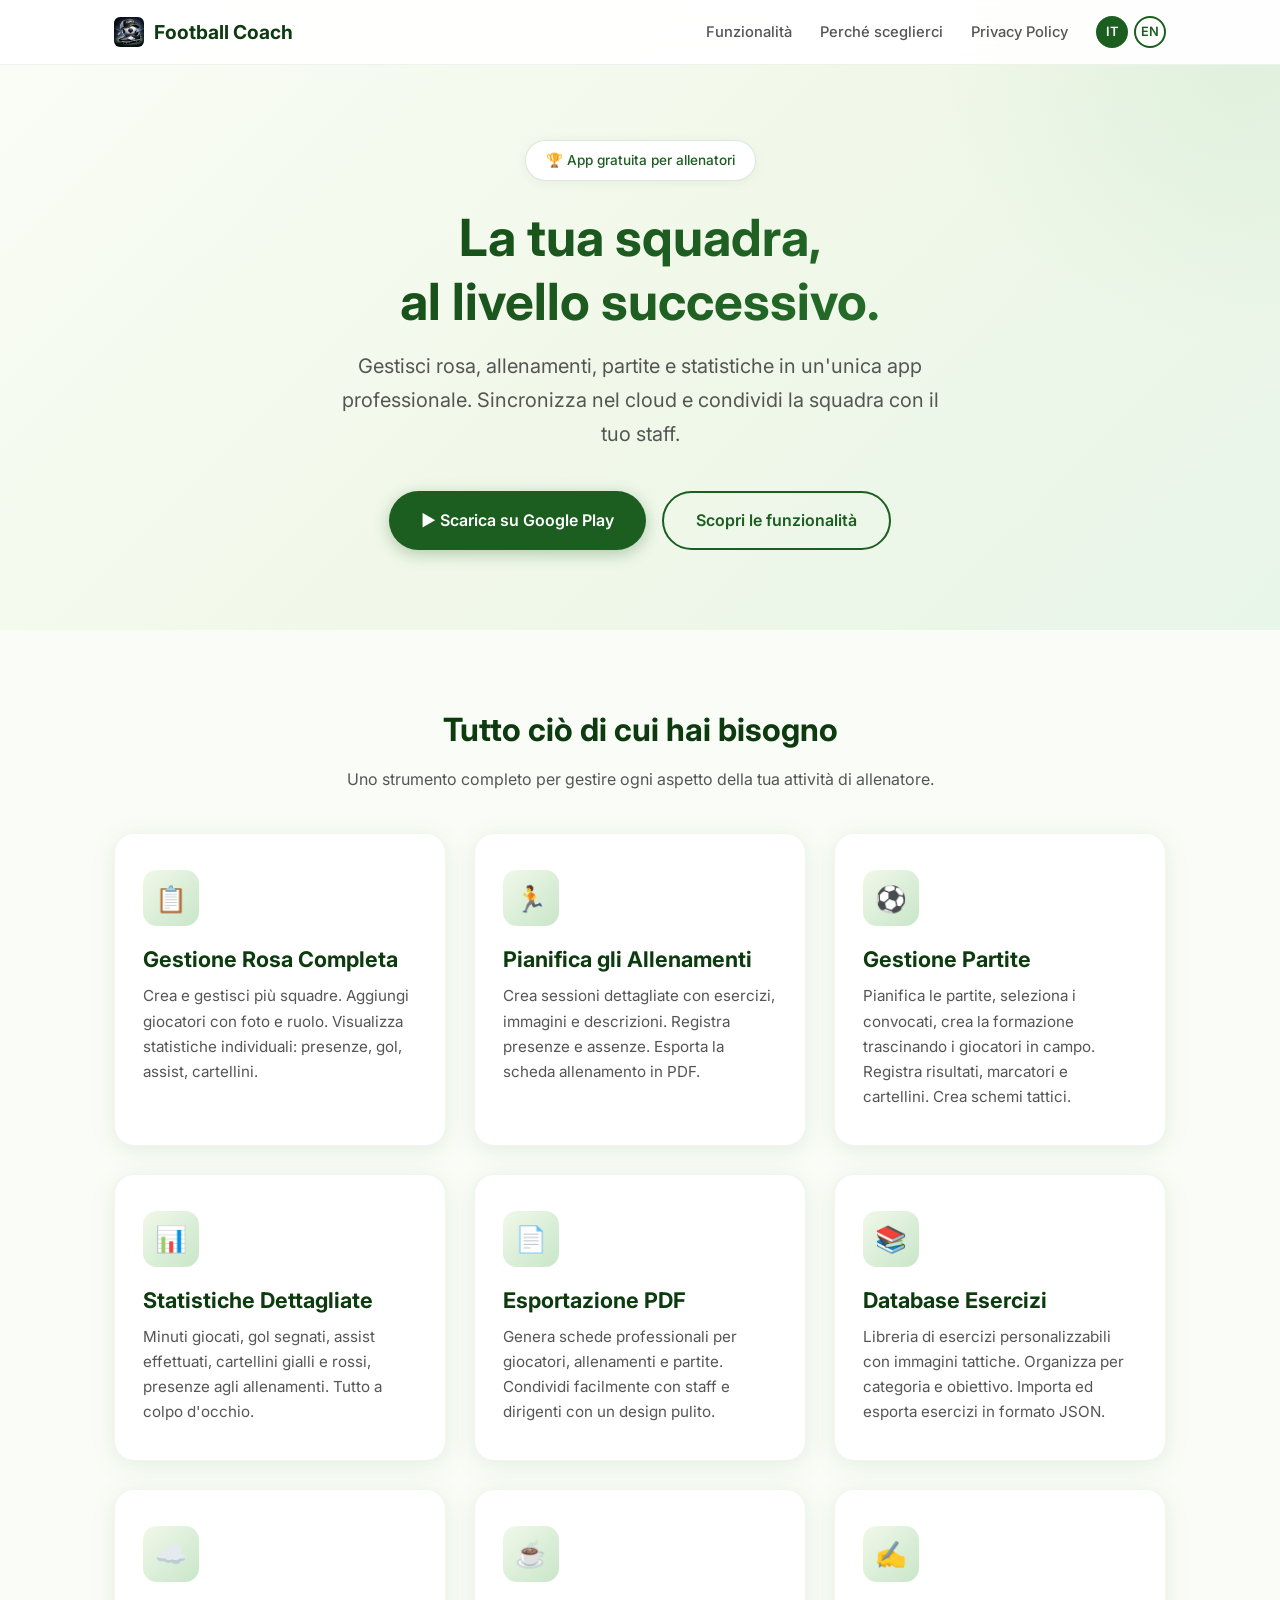
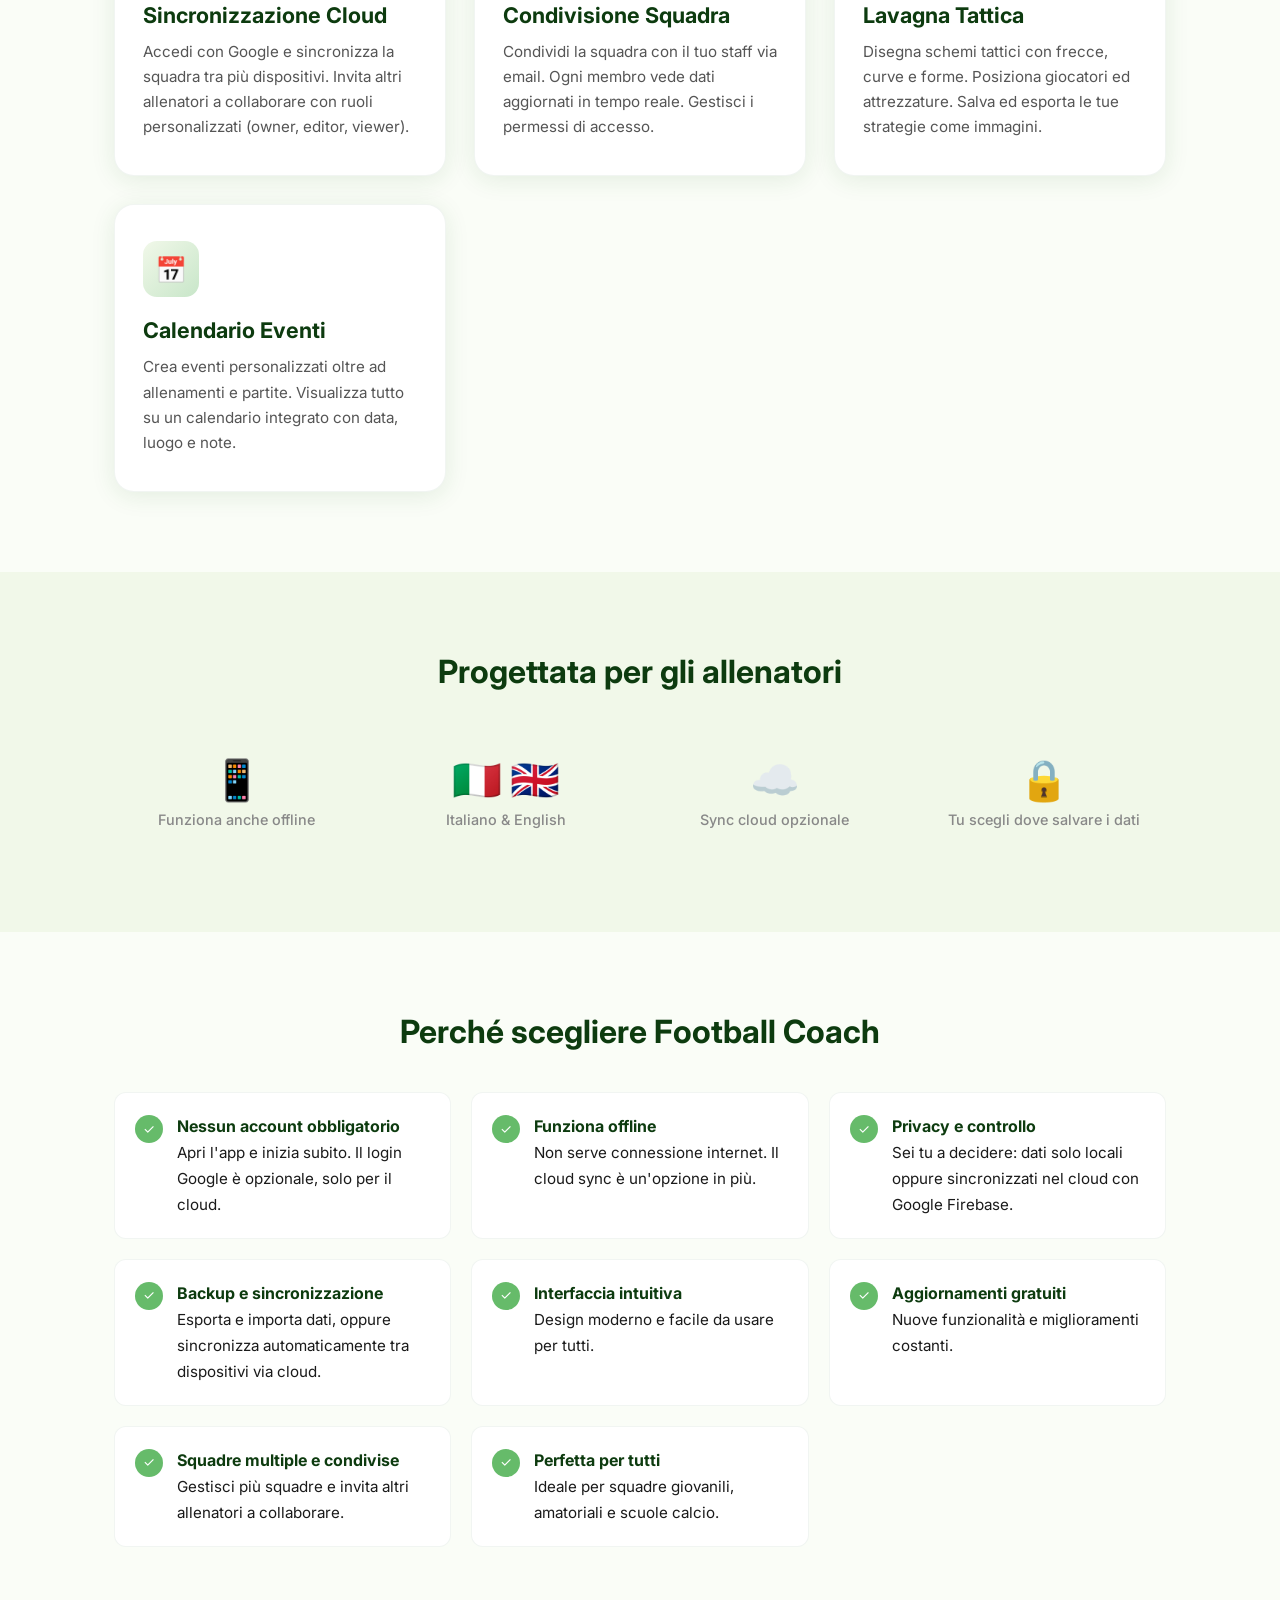
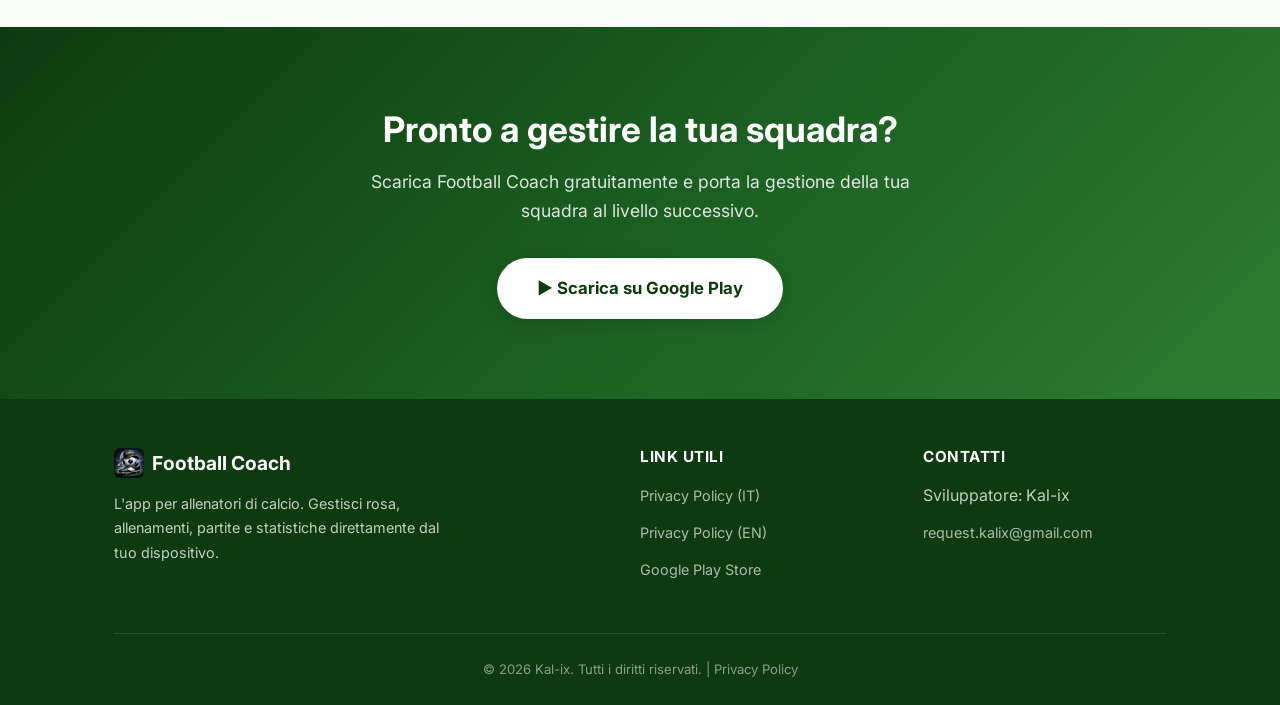
<file: index.html>
<!DOCTYPE html>
<html lang="it">
<head>
  <meta charset="UTF-8">
  <meta name="viewport" content="width=device-width, initial-scale=1.0">
  <title>Football Coach - Gestisci la tua squadra di calcio</title>
  <meta name="description" content="Football Coach: l'app per allenatori di calcio. Gestisci rosa, allenamenti, partite e statistiche. Scarica gratis su Google Play.">
  <meta name="keywords" content="football coach, allenatore calcio, app calcio, gestione squadra, tattica calcio, allenamento calcio">
  <meta name="author" content="Kal-ix">
  <meta name="robots" content="index, follow">

  <!-- Open Graph -->
  <meta property="og:title" content="Football Coach - App per Allenatori di Calcio">
  <meta property="og:description" content="Gestisci la tua squadra di calcio: tattica, allenamento e statistiche in un'app.">
  <meta property="og:type" content="website">
  <meta property="og:locale" content="it_IT">

  <!-- Fonts -->
  <link rel="preconnect" href="https://fonts.googleapis.com">
  <link rel="preconnect" href="https://fonts.gstatic.com" crossorigin>
  <link href="https://fonts.googleapis.com/css2?family=Inter:wght@400;500;600;700;800&display=swap" rel="stylesheet">

  <!-- CSS -->
  <link rel="stylesheet" href="css/style.css">

  <!-- Favicon -->
  <link rel="icon" type="image/png" href="img/icon.png">
</head>
<body>

  <!-- ======= NAVBAR ======= -->
  <nav class="navbar" id="navbar">
    <div class="container">
      <a href="index.html" class="nav-brand">
        <img src="img/icon.png" alt="Football Coach" width="30" height="30"> Football Coach
      </a>
      <ul class="nav-links" id="navLinks">
        <li><a href="#features">Funzionalità</a></li>
        <li><a href="#highlights">Perché sceglierci</a></li>
        <li><a href="privacy-it.html">Privacy Policy</a></li>
        <li>
          <div class="nav-lang">
            <a href="index.html" class="active" title="Italiano">IT</a>
            <a href="index-en.html" title="English">EN</a>
          </div>
        </li>
      </ul>
      <button class="nav-toggle" id="navToggle" aria-label="Menu">
        <span></span><span></span><span></span>
      </button>
    </div>
  </nav>

  <!-- ======= HERO ======= -->
  <section class="hero">
    <div class="container">
      <div class="hero-badge">🏆 App gratuita per allenatori</div>
      <h1>La tua squadra,<br>al livello successivo.</h1>
      <p class="subtitle">Gestisci rosa, allenamenti, partite e statistiche in un'unica app professionale. Sincronizza nel cloud e condividi la squadra con il tuo staff.</p>
      <div class="hero-cta">
        <a href="https://play.google.com/store/apps/details?id=com.kalix.allenatore_di_calcio" class="btn btn-primary" target="_blank" rel="noopener">
          ▶ Scarica su Google Play
        </a>
        <a href="#features" class="btn btn-outline">Scopri le funzionalità</a>
      </div>
    </div>
  </section>

  <!-- ======= FEATURES ======= -->
  <section class="section" id="features">
    <div class="container">
      <div style="text-align:center;">
        <h2>Tutto ciò di cui hai bisogno</h2>
        <p style="color:var(--text-light); max-width:600px; margin:0 auto;">Uno strumento completo per gestire ogni aspetto della tua attività di allenatore.</p>
      </div>
      <div class="features-grid">

        <div class="feature-card">
          <div class="feature-icon">📋</div>
          <h3>Gestione Rosa Completa</h3>
          <p>Crea e gestisci più squadre. Aggiungi giocatori con foto e ruolo. Visualizza statistiche individuali: presenze, gol, assist, cartellini.</p>
        </div>

        <div class="feature-card">
          <div class="feature-icon">🏃</div>
          <h3>Pianifica gli Allenamenti</h3>
          <p>Crea sessioni dettagliate con esercizi, immagini e descrizioni. Registra presenze e assenze. Esporta la scheda allenamento in PDF.</p>
        </div>

        <div class="feature-card">
          <div class="feature-icon">⚽️</div>
          <h3>Gestione Partite</h3>
          <p>Pianifica le partite, seleziona i convocati, crea la formazione trascinando i giocatori in campo. Registra risultati, marcatori e cartellini. Crea schemi tattici.</p>
        </div>

        <div class="feature-card">
          <div class="feature-icon">📊</div>
          <h3>Statistiche Dettagliate</h3>
          <p>Minuti giocati, gol segnati, assist effettuati, cartellini gialli e rossi, presenze agli allenamenti. Tutto a colpo d'occhio.</p>
        </div>

        <div class="feature-card">
          <div class="feature-icon">📄</div>
          <h3>Esportazione PDF</h3>
          <p>Genera schede professionali per giocatori, allenamenti e partite. Condividi facilmente con staff e dirigenti con un design pulito.</p>
        </div>

        <div class="feature-card">
          <div class="feature-icon">📚</div>
          <h3>Database Esercizi</h3>
          <p>Libreria di esercizi personalizzabili con immagini tattiche. Organizza per categoria e obiettivo. Importa ed esporta esercizi in formato JSON.</p>
        </div>

        <div class="feature-card">
          <div class="feature-icon">☁️</div>
          <h3>Sincronizzazione Cloud</h3>
          <p>Accedi con Google e sincronizza la squadra tra più dispositivi. Invita altri allenatori a collaborare con ruoli personalizzati (owner, editor, viewer).</p>
        </div>

        <div class="feature-card">
          <div class="feature-icon">☕️</div>
          <h3>Condivisione Squadra</h3>
          <p>Condividi la squadra con il tuo staff via email. Ogni membro vede dati aggiornati in tempo reale. Gestisci i permessi di accesso.</p>
        </div>

        <div class="feature-card">
          <div class="feature-icon">✍️</div>
          <h3>Lavagna Tattica</h3>
          <p>Disegna schemi tattici con frecce, curve e forme. Posiziona giocatori ed attrezzature. Salva ed esporta le tue strategie come immagini.</p>
        </div>

        <div class="feature-card">
          <div class="feature-icon">📅</div>
          <h3>Calendario Eventi</h3>
          <p>Crea eventi personalizzati oltre ad allenamenti e partite. Visualizza tutto su un calendario integrato con data, luogo e note.</p>
        </div>

      </div>
    </div>
  </section>

  <!-- ======= STATS ======= -->
  <section class="section section-alt">
    <div class="container">
      <div style="text-align:center;">
        <h2>Progettata per gli allenatori</h2>
      </div>
      <div class="stats-row">
        <div class="stat-item">
          <div class="stat-number">📱</div>
          <div class="stat-label">Funziona anche offline</div>
        </div>
        <div class="stat-item">
          <div class="stat-number">🇮🇹 🇬🇧</div>
          <div class="stat-label">Italiano &amp; English</div>
        </div>
        <div class="stat-item">
          <div class="stat-number">☁️</div>
          <div class="stat-label">Sync cloud opzionale</div>
        </div>
        <div class="stat-item">
          <div class="stat-number">🔒</div>
          <div class="stat-label">Tu scegli dove salvare i dati</div>
        </div>
      </div>
    </div>
  </section>

  <!-- ======= HIGHLIGHTS ======= -->
  <section class="section" id="highlights">
    <div class="container">
      <div style="text-align:center;">
        <h2>Perché scegliere Football Coach</h2>
      </div>
      <div class="highlights">
        <div class="highlight-item">
          <div class="check">✓</div>
          <div><strong>Nessun account obbligatorio</strong><br><p>Apri l'app e inizia subito. Il login Google è opzionale, solo per il cloud.</p></div>
        </div>
        <div class="highlight-item">
          <div class="check">✓</div>
          <div><strong>Funziona offline</strong><br><p>Non serve connessione internet. Il cloud sync è un'opzione in più.</p></div>
        </div>
        <div class="highlight-item">
          <div class="check">✓</div>
          <div><strong>Privacy e controllo</strong><br><p>Sei tu a decidere: dati solo locali oppure sincronizzati nel cloud con Google Firebase.</p></div>
        </div>
        <div class="highlight-item">
          <div class="check">✓</div>
          <div><strong>Backup e sincronizzazione</strong><br><p>Esporta e importa dati, oppure sincronizza automaticamente tra dispositivi via cloud.</p></div>
        </div>
        <div class="highlight-item">
          <div class="check">✓</div>
          <div><strong>Interfaccia intuitiva</strong><br><p>Design moderno e facile da usare per tutti.</p></div>
        </div>
        <div class="highlight-item">
          <div class="check">✓</div>
          <div><strong>Aggiornamenti gratuiti</strong><br><p>Nuove funzionalità e miglioramenti costanti.</p></div>
        </div>
        <div class="highlight-item">
          <div class="check">✓</div>
          <div><strong>Squadre multiple e condivise</strong><br><p>Gestisci più squadre e invita altri allenatori a collaborare.</p></div>
        </div>
        <div class="highlight-item">
          <div class="check">✓</div>
          <div><strong>Perfetta per tutti</strong><br><p>Ideale per squadre giovanili, amatoriali e scuole calcio.</p></div>
        </div>
      </div>
    </div>
  </section>

  <!-- ======= CTA ======= -->
  <section class="cta-section">
    <div class="container">
      <h2>Pronto a gestire la tua squadra?</h2>
      <p>Scarica Football Coach gratuitamente e porta la gestione della tua squadra al livello successivo.</p>
      <a href="https://play.google.com/store/apps/details?id=com.kalix.allenatore_di_calcio" class="btn btn-cta" target="_blank" rel="noopener">
        ▶ Scarica su Google Play
      </a>
    </div>
  </section>

  <!-- ======= FOOTER ======= -->
  <footer class="footer">
    <div class="container">
      <div class="footer-grid">
        <div>
          <div class="footer-brand"><img src="img/icon.png" alt="Football Coach" width="30" height="30"> Football Coach</div>
          <p class="footer-desc">L'app per allenatori di calcio. Gestisci rosa, allenamenti, partite e statistiche direttamente dal tuo dispositivo.</p>
        </div>
        <div>
          <h4>Link Utili</h4>
          <ul class="footer-links">
            <li><a href="privacy-it.html">Privacy Policy (IT)</a></li>
            <li><a href="privacy-en.html">Privacy Policy (EN)</a></li>
            <li><a href="https://play.google.com/store/apps/details?id=com.kalix.allenatore_di_calcio" target="_blank" rel="noopener">Google Play Store</a></li>
          </ul>
        </div>
        <div>
          <h4>Contatti</h4>
          <ul class="footer-links">
            <li>Sviluppatore: Kal-ix</li>
            <li><a href="mailto:request.kalix@gmail.com">request.kalix@gmail.com</a></li>
          </ul>
        </div>
      </div>
      <div class="footer-bottom">
        &copy; 2026 Kal-ix. Tutti i diritti riservati. | <a href="privacy-it.html" style="color:rgba(255,255,255,0.5)">Privacy Policy</a>
      </div>
    </div>
  </footer>

  <!-- ======= SCRIPTS ======= -->
  <script>
    // Navbar scroll effect
    const navbar = document.getElementById('navbar');
    window.addEventListener('scroll', () => {
      navbar.classList.toggle('scrolled', window.scrollY > 20);
    });

    // Mobile nav toggle
    const navToggle = document.getElementById('navToggle');
    const navLinks = document.getElementById('navLinks');
    navToggle.addEventListener('click', () => {
      navLinks.classList.toggle('active');
    });

    // Close mobile nav on link click
    document.querySelectorAll('.nav-links a').forEach(link => {
      link.addEventListener('click', () => {
        navLinks.classList.remove('active');
      });
    });
  </script>

</body>
</html>
</file>
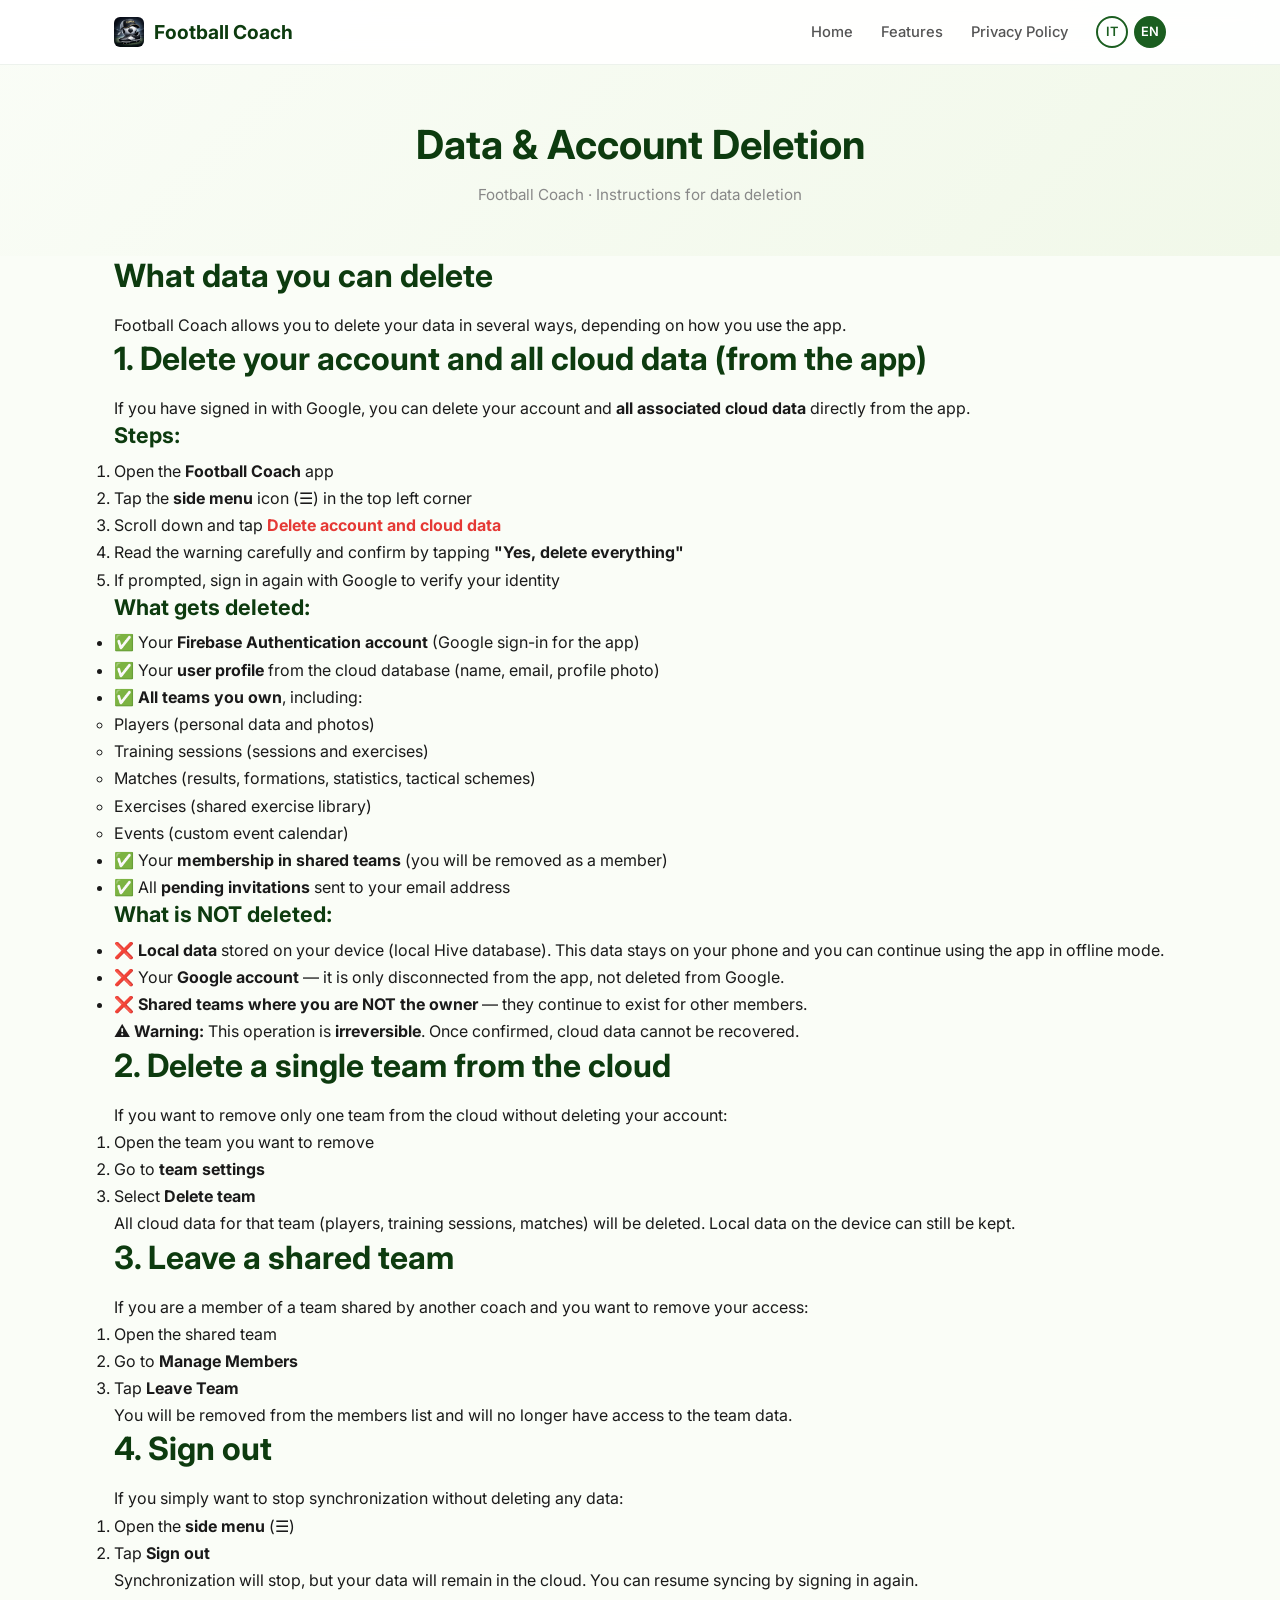
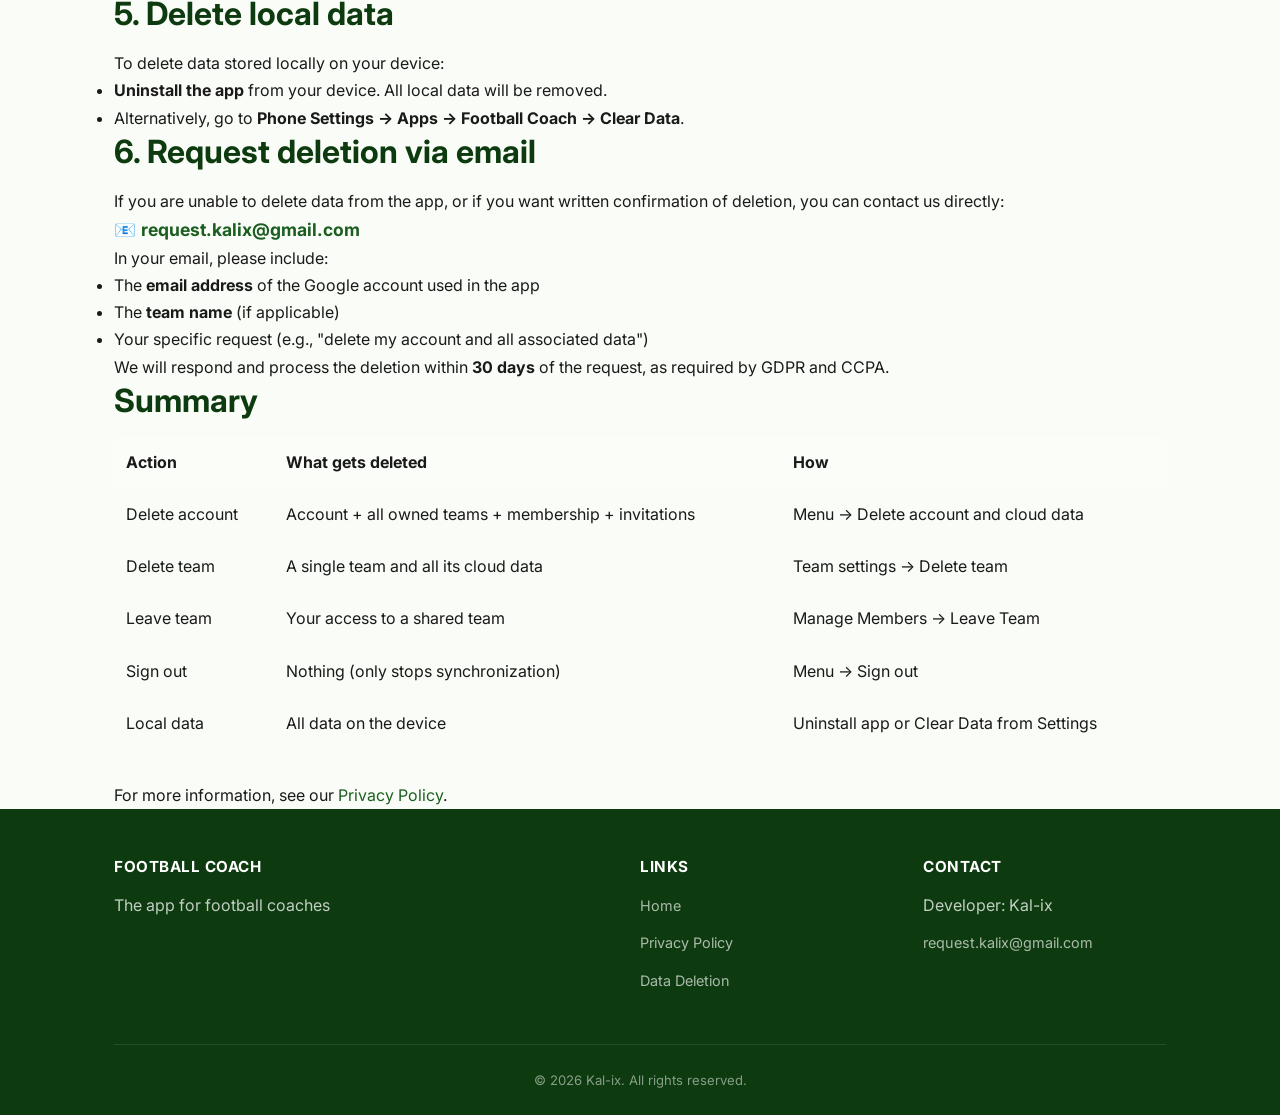
<file: delete-data-en.html>
<!DOCTYPE html>
<html lang="en">
<head>
  <meta charset="UTF-8">
  <meta name="viewport" content="width=device-width, initial-scale=1.0">
  <title>Data &amp; Account Deletion - Football Coach</title>
  <meta name="description" content="Instructions to delete your account and cloud data from the Football Coach app.">
  <meta name="author" content="Kal-ix">

  <!-- Fonts -->
  <link rel="preconnect" href="https://fonts.googleapis.com">
  <link rel="preconnect" href="https://fonts.gstatic.com" crossorigin>
  <link href="https://fonts.googleapis.com/css2?family=Inter:wght@400;500;600;700;800&display=swap" rel="stylesheet">

  <!-- CSS -->
  <link rel="stylesheet" href="css/style.css">

  <!-- Favicon -->
  <link rel="icon" type="image/png" href="img/icon.png">
</head>
<body>

  <!-- ======= NAVBAR ======= -->
  <nav class="navbar" id="navbar">
    <div class="container">
      <a href="index-en.html" class="nav-brand">
        <img src="img/icon.png" alt="Football Coach" width="30" height="30"> Football Coach
      </a>
      <ul class="nav-links" id="navLinks">
        <li><a href="index-en.html">Home</a></li>
        <li><a href="index-en.html#features">Features</a></li>
        <li><a href="privacy-en.html">Privacy Policy</a></li>
        <li>
          <div class="nav-lang">
            <a href="delete-data-it.html" title="Italiano">IT</a>
            <a href="delete-data-en.html" class="active" title="English">EN</a>
          </div>
        </li>
      </ul>
      <button class="nav-toggle" id="navToggle" aria-label="Menu">
        <span></span><span></span><span></span>
      </button>
    </div>
  </nav>

  <!-- ======= PAGE HEADER ======= -->
  <section class="page-header">
    <div class="container">
      <h1>Data &amp; Account Deletion</h1>
      <p class="meta">Football Coach &middot; Instructions for data deletion</p>
    </div>
  </section>

  <!-- ======= CONTENT ======= -->
  <section class="legal-content">
    <div class="container">

      <h2>What data you can delete</h2>
      <p>Football Coach allows you to delete your data in several ways, depending on how you use the app.</p>

      <!-- ==================== -->
      <h2>1. Delete your account and all cloud data (from the app)</h2>
      <p>If you have signed in with Google, you can delete your account and <strong>all associated cloud data</strong> directly from the app.</p>

      <h3>Steps:</h3>
      <ol>
        <li>Open the <strong>Football Coach</strong> app</li>
        <li>Tap the <strong>side menu</strong> icon (☰) in the top left corner</li>
        <li>Scroll down and tap <strong style="color: #e53935;">Delete account and cloud data</strong></li>
        <li>Read the warning carefully and confirm by tapping <strong>"Yes, delete everything"</strong></li>
        <li>If prompted, sign in again with Google to verify your identity</li>
      </ol>

      <h3>What gets deleted:</h3>
      <ul>
        <li>✅ Your <strong>Firebase Authentication account</strong> (Google sign-in for the app)</li>
        <li>✅ Your <strong>user profile</strong> from the cloud database (name, email, profile photo)</li>
        <li>✅ <strong>All teams you own</strong>, including:
          <ul>
            <li>Players (personal data and photos)</li>
            <li>Training sessions (sessions and exercises)</li>
            <li>Matches (results, formations, statistics, tactical schemes)</li>
            <li>Exercises (shared exercise library)</li>
            <li>Events (custom event calendar)</li>
          </ul>
        </li>
        <li>✅ Your <strong>membership in shared teams</strong> (you will be removed as a member)</li>
        <li>✅ All <strong>pending invitations</strong> sent to your email address</li>
      </ul>

      <h3>What is NOT deleted:</h3>
      <ul>
        <li>❌ <strong>Local data</strong> stored on your device (local Hive database). This data stays on your phone and you can continue using the app in offline mode.</li>
        <li>❌ Your <strong>Google account</strong> — it is only disconnected from the app, not deleted from Google.</li>
        <li>❌ <strong>Shared teams where you are NOT the owner</strong> — they continue to exist for other members.</li>
      </ul>

      <p><strong>⚠️ Warning:</strong> This operation is <strong>irreversible</strong>. Once confirmed, cloud data cannot be recovered.</p>

      <!-- ==================== -->
      <h2>2. Delete a single team from the cloud</h2>
      <p>If you want to remove only one team from the cloud without deleting your account:</p>
      <ol>
        <li>Open the team you want to remove</li>
        <li>Go to <strong>team settings</strong></li>
        <li>Select <strong>Delete team</strong></li>
      </ol>
      <p>All cloud data for that team (players, training sessions, matches) will be deleted. Local data on the device can still be kept.</p>

      <!-- ==================== -->
      <h2>3. Leave a shared team</h2>
      <p>If you are a member of a team shared by another coach and you want to remove your access:</p>
      <ol>
        <li>Open the shared team</li>
        <li>Go to <strong>Manage Members</strong></li>
        <li>Tap <strong>Leave Team</strong></li>
      </ol>
      <p>You will be removed from the members list and will no longer have access to the team data.</p>

      <!-- ==================== -->
      <h2>4. Sign out</h2>
      <p>If you simply want to stop synchronization without deleting any data:</p>
      <ol>
        <li>Open the <strong>side menu</strong> (☰)</li>
        <li>Tap <strong>Sign out</strong></li>
      </ol>
      <p>Synchronization will stop, but your data will remain in the cloud. You can resume syncing by signing in again.</p>

      <!-- ==================== -->
      <h2>5. Delete local data</h2>
      <p>To delete data stored locally on your device:</p>
      <ul>
        <li><strong>Uninstall the app</strong> from your device. All local data will be removed.</li>
        <li>Alternatively, go to <strong>Phone Settings → Apps → Football Coach → Clear Data</strong>.</li>
      </ul>

      <!-- ==================== -->
      <h2>6. Request deletion via email</h2>
      <p>If you are unable to delete data from the app, or if you want written confirmation of deletion, you can contact us directly:</p>
      <p style="font-size: 1.1em;">
        📧 <strong><a href="mailto:request.kalix@gmail.com">request.kalix@gmail.com</a></strong>
      </p>
      <p>In your email, please include:</p>
      <ul>
        <li>The <strong>email address</strong> of the Google account used in the app</li>
        <li>The <strong>team name</strong> (if applicable)</li>
        <li>Your specific request (e.g., "delete my account and all associated data")</li>
      </ul>
      <p>We will respond and process the deletion within <strong>30 days</strong> of the request, as required by GDPR and CCPA.</p>

      <!-- ==================== -->
      <h2>Summary</h2>
      <table style="width:100%; border-collapse: collapse; margin: 1em 0;">
        <thead>
          <tr style="background: rgba(255,255,255,0.1);">
            <th style="text-align: left; padding: 12px; border-bottom: 1px solid rgba(255,255,255,0.2);">Action</th>
            <th style="text-align: left; padding: 12px; border-bottom: 1px solid rgba(255,255,255,0.2);">What gets deleted</th>
            <th style="text-align: left; padding: 12px; border-bottom: 1px solid rgba(255,255,255,0.2);">How</th>
          </tr>
        </thead>
        <tbody>
          <tr>
            <td style="padding: 12px; border-bottom: 1px solid rgba(255,255,255,0.1);">Delete account</td>
            <td style="padding: 12px; border-bottom: 1px solid rgba(255,255,255,0.1);">Account + all owned teams + membership + invitations</td>
            <td style="padding: 12px; border-bottom: 1px solid rgba(255,255,255,0.1);">Menu → Delete account and cloud data</td>
          </tr>
          <tr>
            <td style="padding: 12px; border-bottom: 1px solid rgba(255,255,255,0.1);">Delete team</td>
            <td style="padding: 12px; border-bottom: 1px solid rgba(255,255,255,0.1);">A single team and all its cloud data</td>
            <td style="padding: 12px; border-bottom: 1px solid rgba(255,255,255,0.1);">Team settings → Delete team</td>
          </tr>
          <tr>
            <td style="padding: 12px; border-bottom: 1px solid rgba(255,255,255,0.1);">Leave team</td>
            <td style="padding: 12px; border-bottom: 1px solid rgba(255,255,255,0.1);">Your access to a shared team</td>
            <td style="padding: 12px; border-bottom: 1px solid rgba(255,255,255,0.1);">Manage Members → Leave Team</td>
          </tr>
          <tr>
            <td style="padding: 12px; border-bottom: 1px solid rgba(255,255,255,0.1);">Sign out</td>
            <td style="padding: 12px; border-bottom: 1px solid rgba(255,255,255,0.1);">Nothing (only stops synchronization)</td>
            <td style="padding: 12px; border-bottom: 1px solid rgba(255,255,255,0.1);">Menu → Sign out</td>
          </tr>
          <tr>
            <td style="padding: 12px; border-bottom: 1px solid rgba(255,255,255,0.1);">Local data</td>
            <td style="padding: 12px; border-bottom: 1px solid rgba(255,255,255,0.1);">All data on the device</td>
            <td style="padding: 12px; border-bottom: 1px solid rgba(255,255,255,0.1);">Uninstall app or Clear Data from Settings</td>
          </tr>
        </tbody>
      </table>

      <p style="margin-top: 2em;">
        For more information, see our <a href="privacy-en.html">Privacy Policy</a>.
      </p>

    </div>
  </section>

  <!-- ======= FOOTER ======= -->
  <footer class="footer">
    <div class="container">
      <div class="footer-grid">
        <div>
          <h4>Football Coach</h4>
          <p>The app for football coaches</p>
        </div>
        <div>
          <h4>Links</h4>
          <ul class="footer-links">
            <li><a href="index-en.html">Home</a></li>
            <li><a href="privacy-en.html">Privacy Policy</a></li>
            <li><a href="delete-data-en.html">Data Deletion</a></li>
          </ul>
        </div>
        <div>
          <h4>Contact</h4>
          <ul class="footer-links">
            <li>Developer: Kal-ix</li>
            <li><a href="mailto:request.kalix@gmail.com">request.kalix@gmail.com</a></li>
          </ul>
        </div>
      </div>
      <div class="footer-bottom">
        &copy; 2026 Kal-ix. All rights reserved.
      </div>
    </div>
  </footer>

  <script>
    const navbar = document.getElementById('navbar');
    window.addEventListener('scroll', () => {
      navbar.classList.toggle('scrolled', window.scrollY > 20);
    });
    const navToggle = document.getElementById('navToggle');
    const navLinks = document.getElementById('navLinks');
    navToggle.addEventListener('click', () => {
      navLinks.classList.toggle('active');
    });
    document.querySelectorAll('.nav-links a').forEach(link => {
      link.addEventListener('click', () => { navLinks.classList.remove('active'); });
    });
  </script>

</body>
</html>
</file>
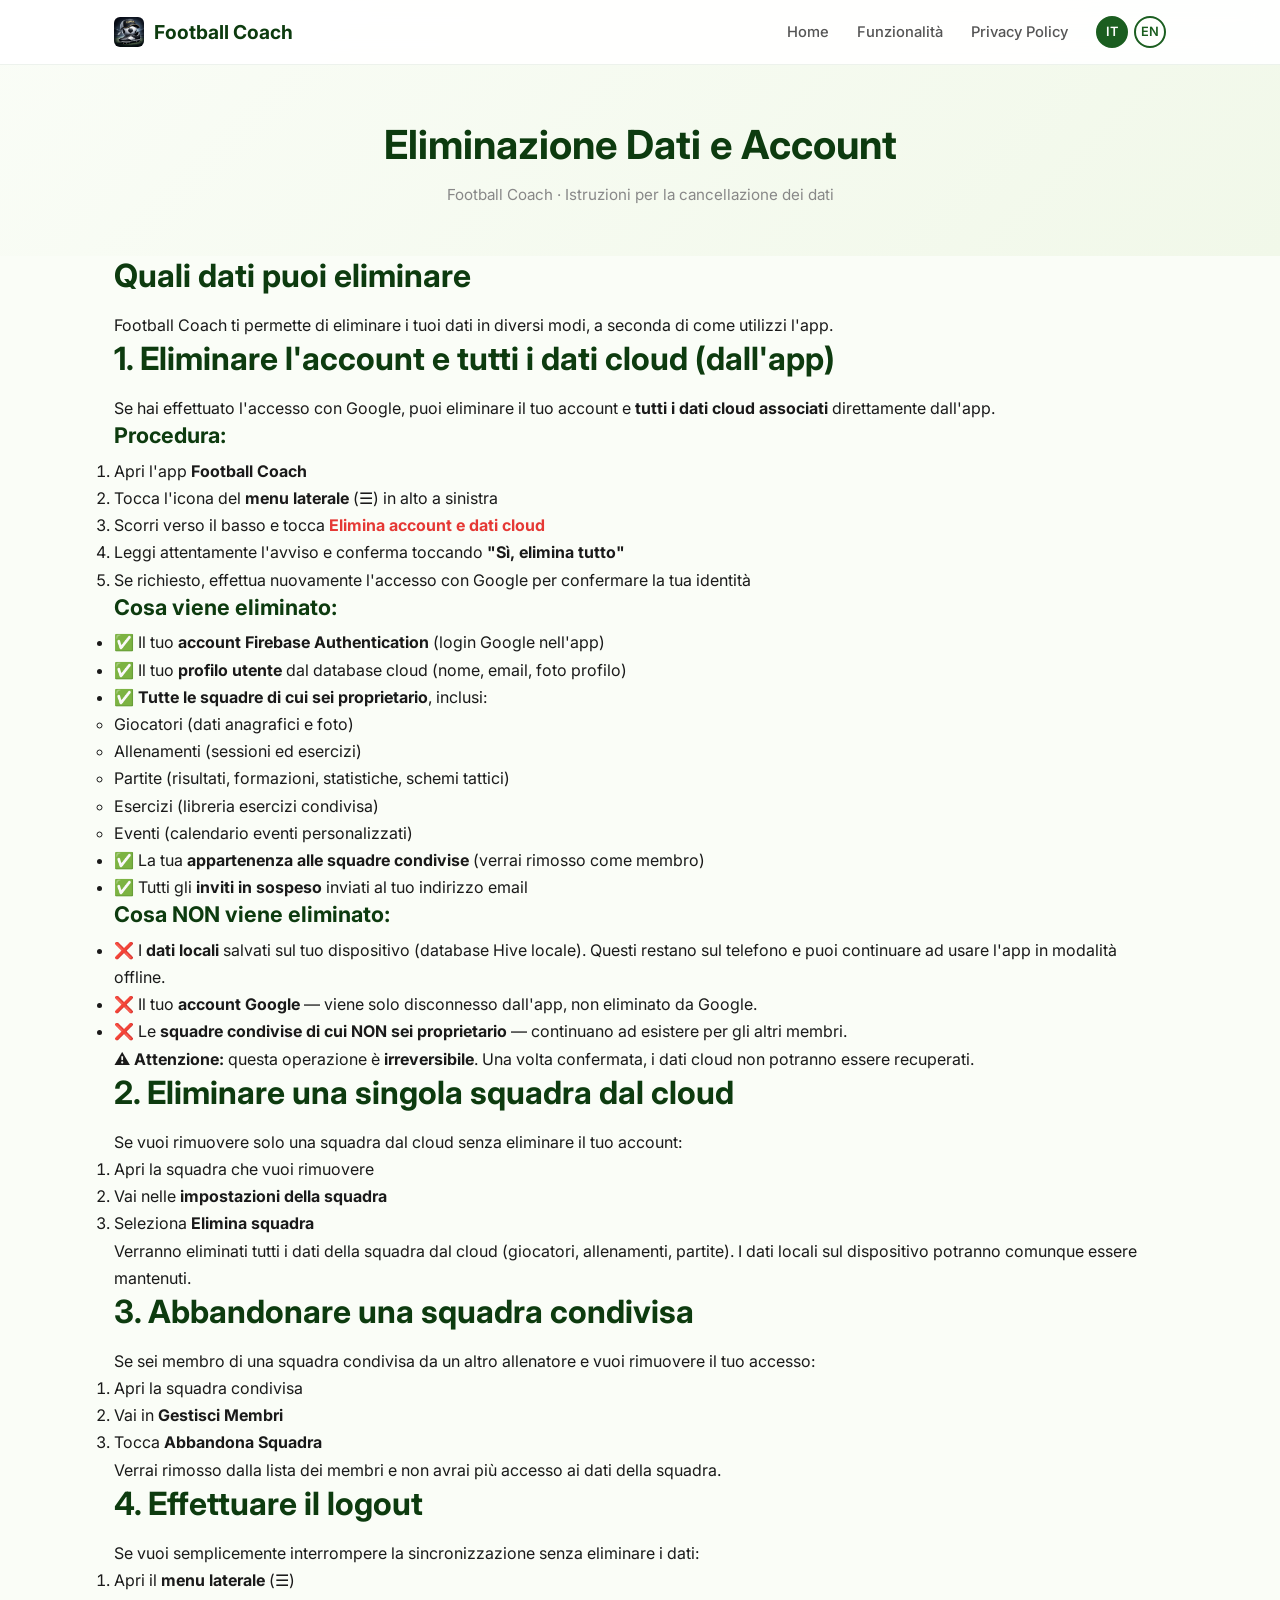
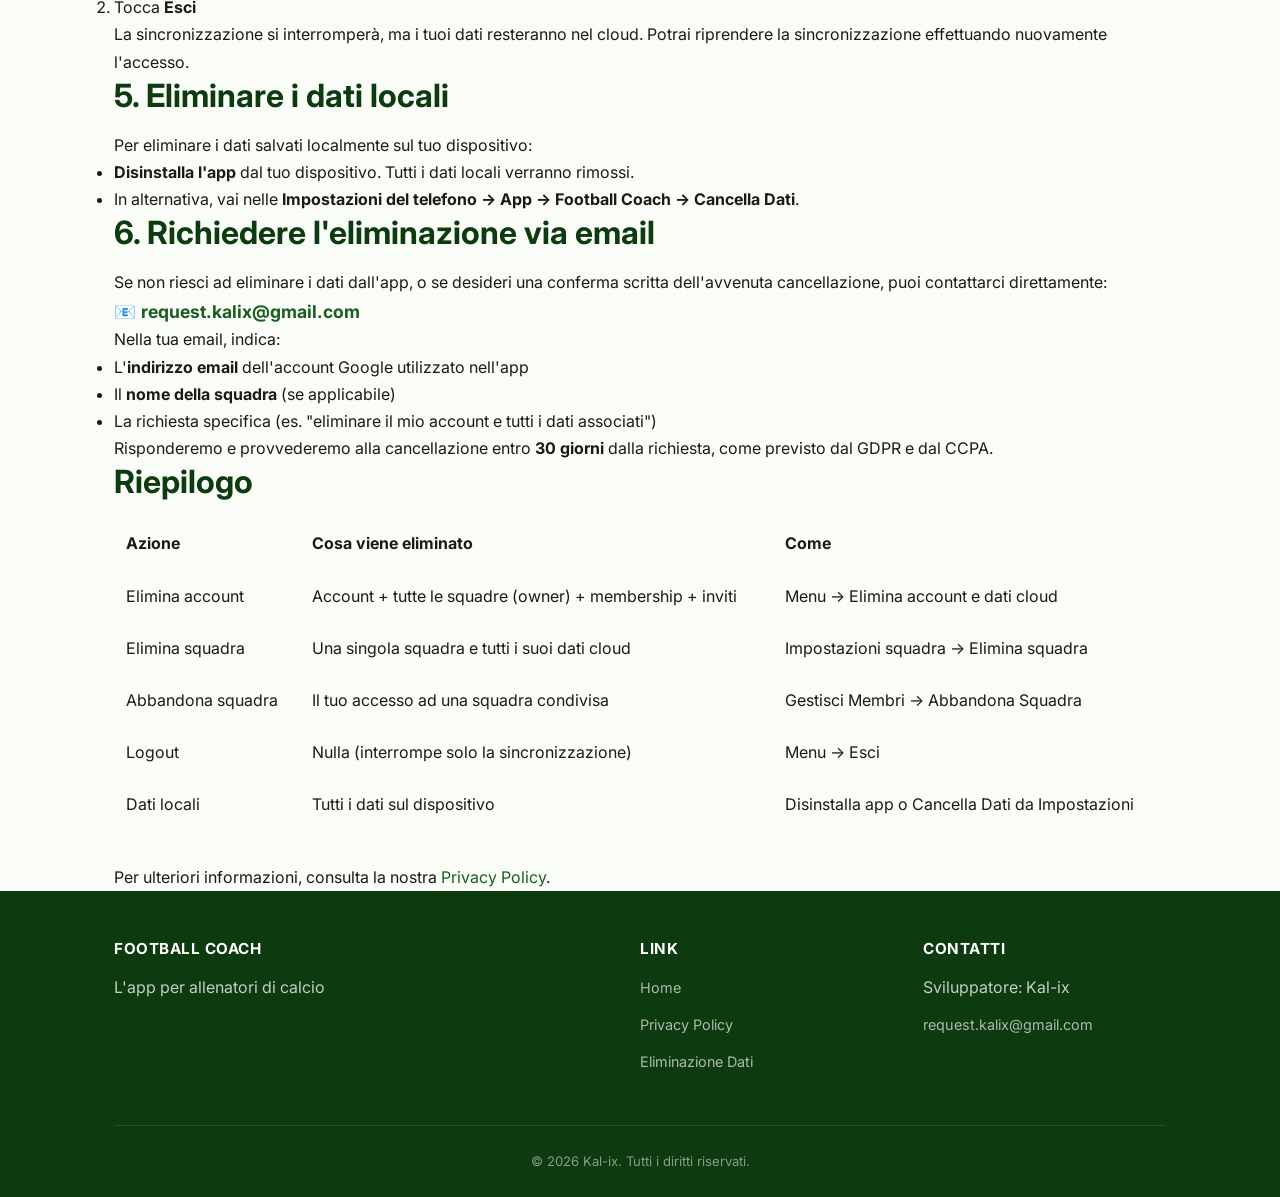
<file: delete-data-it.html>
<!DOCTYPE html>
<html lang="it">
<head>
  <meta charset="UTF-8">
  <meta name="viewport" content="width=device-width, initial-scale=1.0">
  <title>Eliminazione Dati e Account - Football Coach</title>
  <meta name="description" content="Istruzioni per eliminare il tuo account e i dati cloud dall'app Football Coach.">
  <meta name="author" content="Kal-ix">

  <!-- Fonts -->
  <link rel="preconnect" href="https://fonts.googleapis.com">
  <link rel="preconnect" href="https://fonts.gstatic.com" crossorigin>
  <link href="https://fonts.googleapis.com/css2?family=Inter:wght@400;500;600;700;800&display=swap" rel="stylesheet">

  <!-- CSS -->
  <link rel="stylesheet" href="css/style.css">

  <!-- Favicon -->
  <link rel="icon" type="image/png" href="img/icon.png">
</head>
<body>

  <!-- ======= NAVBAR ======= -->
  <nav class="navbar" id="navbar">
    <div class="container">
      <a href="index.html" class="nav-brand">
        <img src="img/icon.png" alt="Football Coach" width="30" height="30"> Football Coach
      </a>
      <ul class="nav-links" id="navLinks">
        <li><a href="index.html">Home</a></li>
        <li><a href="index.html#features">Funzionalità</a></li>
        <li><a href="privacy-it.html">Privacy Policy</a></li>
        <li>
          <div class="nav-lang">
            <a href="delete-data-it.html" class="active" title="Italiano">IT</a>
            <a href="delete-data-en.html" title="English">EN</a>
          </div>
        </li>
      </ul>
      <button class="nav-toggle" id="navToggle" aria-label="Menu">
        <span></span><span></span><span></span>
      </button>
    </div>
  </nav>

  <!-- ======= PAGE HEADER ======= -->
  <section class="page-header">
    <div class="container">
      <h1>Eliminazione Dati e Account</h1>
      <p class="meta">Football Coach &middot; Istruzioni per la cancellazione dei dati</p>
    </div>
  </section>

  <!-- ======= CONTENT ======= -->
  <section class="legal-content">
    <div class="container">

      <h2>Quali dati puoi eliminare</h2>
      <p>Football Coach ti permette di eliminare i tuoi dati in diversi modi, a seconda di come utilizzi l'app.</p>

      <!-- ==================== -->
      <h2>1. Eliminare l'account e tutti i dati cloud (dall'app)</h2>
      <p>Se hai effettuato l'accesso con Google, puoi eliminare il tuo account e <strong>tutti i dati cloud associati</strong> direttamente dall'app.</p>

      <h3>Procedura:</h3>
      <ol>
        <li>Apri l'app <strong>Football Coach</strong></li>
        <li>Tocca l'icona del <strong>menu laterale</strong> (☰) in alto a sinistra</li>
        <li>Scorri verso il basso e tocca <strong style="color: #e53935;">Elimina account e dati cloud</strong></li>
        <li>Leggi attentamente l'avviso e conferma toccando <strong>"Sì, elimina tutto"</strong></li>
        <li>Se richiesto, effettua nuovamente l'accesso con Google per confermare la tua identità</li>
      </ol>

      <h3>Cosa viene eliminato:</h3>
      <ul>
        <li>✅ Il tuo <strong>account Firebase Authentication</strong> (login Google nell'app)</li>
        <li>✅ Il tuo <strong>profilo utente</strong> dal database cloud (nome, email, foto profilo)</li>
        <li>✅ <strong>Tutte le squadre di cui sei proprietario</strong>, inclusi:
          <ul>
            <li>Giocatori (dati anagrafici e foto)</li>
            <li>Allenamenti (sessioni ed esercizi)</li>
            <li>Partite (risultati, formazioni, statistiche, schemi tattici)</li>
            <li>Esercizi (libreria esercizi condivisa)</li>
            <li>Eventi (calendario eventi personalizzati)</li>
          </ul>
        </li>
        <li>✅ La tua <strong>appartenenza alle squadre condivise</strong> (verrai rimosso come membro)</li>
        <li>✅ Tutti gli <strong>inviti in sospeso</strong> inviati al tuo indirizzo email</li>
      </ul>

      <h3>Cosa NON viene eliminato:</h3>
      <ul>
        <li>❌ I <strong>dati locali</strong> salvati sul tuo dispositivo (database Hive locale). Questi restano sul telefono e puoi continuare ad usare l'app in modalità offline.</li>
        <li>❌ Il tuo <strong>account Google</strong> — viene solo disconnesso dall'app, non eliminato da Google.</li>
        <li>❌ Le <strong>squadre condivise di cui NON sei proprietario</strong> — continuano ad esistere per gli altri membri.</li>
      </ul>

      <p><strong>⚠️ Attenzione:</strong> questa operazione è <strong>irreversibile</strong>. Una volta confermata, i dati cloud non potranno essere recuperati.</p>

      <!-- ==================== -->
      <h2>2. Eliminare una singola squadra dal cloud</h2>
      <p>Se vuoi rimuovere solo una squadra dal cloud senza eliminare il tuo account:</p>
      <ol>
        <li>Apri la squadra che vuoi rimuovere</li>
        <li>Vai nelle <strong>impostazioni della squadra</strong></li>
        <li>Seleziona <strong>Elimina squadra</strong></li>
      </ol>
      <p>Verranno eliminati tutti i dati della squadra dal cloud (giocatori, allenamenti, partite). I dati locali sul dispositivo potranno comunque essere mantenuti.</p>

      <!-- ==================== -->
      <h2>3. Abbandonare una squadra condivisa</h2>
      <p>Se sei membro di una squadra condivisa da un altro allenatore e vuoi rimuovere il tuo accesso:</p>
      <ol>
        <li>Apri la squadra condivisa</li>
        <li>Vai in <strong>Gestisci Membri</strong></li>
        <li>Tocca <strong>Abbandona Squadra</strong></li>
      </ol>
      <p>Verrai rimosso dalla lista dei membri e non avrai più accesso ai dati della squadra.</p>

      <!-- ==================== -->
      <h2>4. Effettuare il logout</h2>
      <p>Se vuoi semplicemente interrompere la sincronizzazione senza eliminare i dati:</p>
      <ol>
        <li>Apri il <strong>menu laterale</strong> (☰)</li>
        <li>Tocca <strong>Esci</strong></li>
      </ol>
      <p>La sincronizzazione si interromperà, ma i tuoi dati resteranno nel cloud. Potrai riprendere la sincronizzazione effettuando nuovamente l'accesso.</p>

      <!-- ==================== -->
      <h2>5. Eliminare i dati locali</h2>
      <p>Per eliminare i dati salvati localmente sul tuo dispositivo:</p>
      <ul>
        <li><strong>Disinstalla l'app</strong> dal tuo dispositivo. Tutti i dati locali verranno rimossi.</li>
        <li>In alternativa, vai nelle <strong>Impostazioni del telefono → App → Football Coach → Cancella Dati</strong>.</li>
      </ul>

      <!-- ==================== -->
      <h2>6. Richiedere l'eliminazione via email</h2>
      <p>Se non riesci ad eliminare i dati dall'app, o se desideri una conferma scritta dell'avvenuta cancellazione, puoi contattarci direttamente:</p>
      <p style="font-size: 1.1em;">
        📧 <strong><a href="mailto:request.kalix@gmail.com">request.kalix@gmail.com</a></strong>
      </p>
      <p>Nella tua email, indica:</p>
      <ul>
        <li>L'<strong>indirizzo email</strong> dell'account Google utilizzato nell'app</li>
        <li>Il <strong>nome della squadra</strong> (se applicabile)</li>
        <li>La richiesta specifica (es. "eliminare il mio account e tutti i dati associati")</li>
      </ul>
      <p>Risponderemo e provvederemo alla cancellazione entro <strong>30 giorni</strong> dalla richiesta, come previsto dal GDPR e dal CCPA.</p>

      <!-- ==================== -->
      <h2>Riepilogo</h2>
      <table style="width:100%; border-collapse: collapse; margin: 1em 0;">
        <thead>
          <tr style="background: rgba(255,255,255,0.1);">
            <th style="text-align: left; padding: 12px; border-bottom: 1px solid rgba(255,255,255,0.2);">Azione</th>
            <th style="text-align: left; padding: 12px; border-bottom: 1px solid rgba(255,255,255,0.2);">Cosa viene eliminato</th>
            <th style="text-align: left; padding: 12px; border-bottom: 1px solid rgba(255,255,255,0.2);">Come</th>
          </tr>
        </thead>
        <tbody>
          <tr>
            <td style="padding: 12px; border-bottom: 1px solid rgba(255,255,255,0.1);">Elimina account</td>
            <td style="padding: 12px; border-bottom: 1px solid rgba(255,255,255,0.1);">Account + tutte le squadre (owner) + membership + inviti</td>
            <td style="padding: 12px; border-bottom: 1px solid rgba(255,255,255,0.1);">Menu → Elimina account e dati cloud</td>
          </tr>
          <tr>
            <td style="padding: 12px; border-bottom: 1px solid rgba(255,255,255,0.1);">Elimina squadra</td>
            <td style="padding: 12px; border-bottom: 1px solid rgba(255,255,255,0.1);">Una singola squadra e tutti i suoi dati cloud</td>
            <td style="padding: 12px; border-bottom: 1px solid rgba(255,255,255,0.1);">Impostazioni squadra → Elimina squadra</td>
          </tr>
          <tr>
            <td style="padding: 12px; border-bottom: 1px solid rgba(255,255,255,0.1);">Abbandona squadra</td>
            <td style="padding: 12px; border-bottom: 1px solid rgba(255,255,255,0.1);">Il tuo accesso ad una squadra condivisa</td>
            <td style="padding: 12px; border-bottom: 1px solid rgba(255,255,255,0.1);">Gestisci Membri → Abbandona Squadra</td>
          </tr>
          <tr>
            <td style="padding: 12px; border-bottom: 1px solid rgba(255,255,255,0.1);">Logout</td>
            <td style="padding: 12px; border-bottom: 1px solid rgba(255,255,255,0.1);">Nulla (interrompe solo la sincronizzazione)</td>
            <td style="padding: 12px; border-bottom: 1px solid rgba(255,255,255,0.1);">Menu → Esci</td>
          </tr>
          <tr>
            <td style="padding: 12px; border-bottom: 1px solid rgba(255,255,255,0.1);">Dati locali</td>
            <td style="padding: 12px; border-bottom: 1px solid rgba(255,255,255,0.1);">Tutti i dati sul dispositivo</td>
            <td style="padding: 12px; border-bottom: 1px solid rgba(255,255,255,0.1);">Disinstalla app o Cancella Dati da Impostazioni</td>
          </tr>
        </tbody>
      </table>

      <p style="margin-top: 2em;">
        Per ulteriori informazioni, consulta la nostra <a href="privacy-it.html">Privacy Policy</a>.
      </p>

    </div>
  </section>

  <!-- ======= FOOTER ======= -->
  <footer class="footer">
    <div class="container">
      <div class="footer-grid">
        <div>
          <h4>Football Coach</h4>
          <p>L'app per allenatori di calcio</p>
        </div>
        <div>
          <h4>Link</h4>
          <ul class="footer-links">
            <li><a href="index.html">Home</a></li>
            <li><a href="privacy-it.html">Privacy Policy</a></li>
            <li><a href="delete-data-it.html">Eliminazione Dati</a></li>
          </ul>
        </div>
        <div>
          <h4>Contatti</h4>
          <ul class="footer-links">
            <li>Sviluppatore: Kal-ix</li>
            <li><a href="mailto:request.kalix@gmail.com">request.kalix@gmail.com</a></li>
          </ul>
        </div>
      </div>
      <div class="footer-bottom">
        &copy; 2026 Kal-ix. Tutti i diritti riservati.
      </div>
    </div>
  </footer>

  <script>
    const navbar = document.getElementById('navbar');
    window.addEventListener('scroll', () => {
      navbar.classList.toggle('scrolled', window.scrollY > 20);
    });
    const navToggle = document.getElementById('navToggle');
    const navLinks = document.getElementById('navLinks');
    navToggle.addEventListener('click', () => {
      navLinks.classList.toggle('active');
    });
    document.querySelectorAll('.nav-links a').forEach(link => {
      link.addEventListener('click', () => { navLinks.classList.remove('active'); });
    });
  </script>

</body>
</html>
</file>
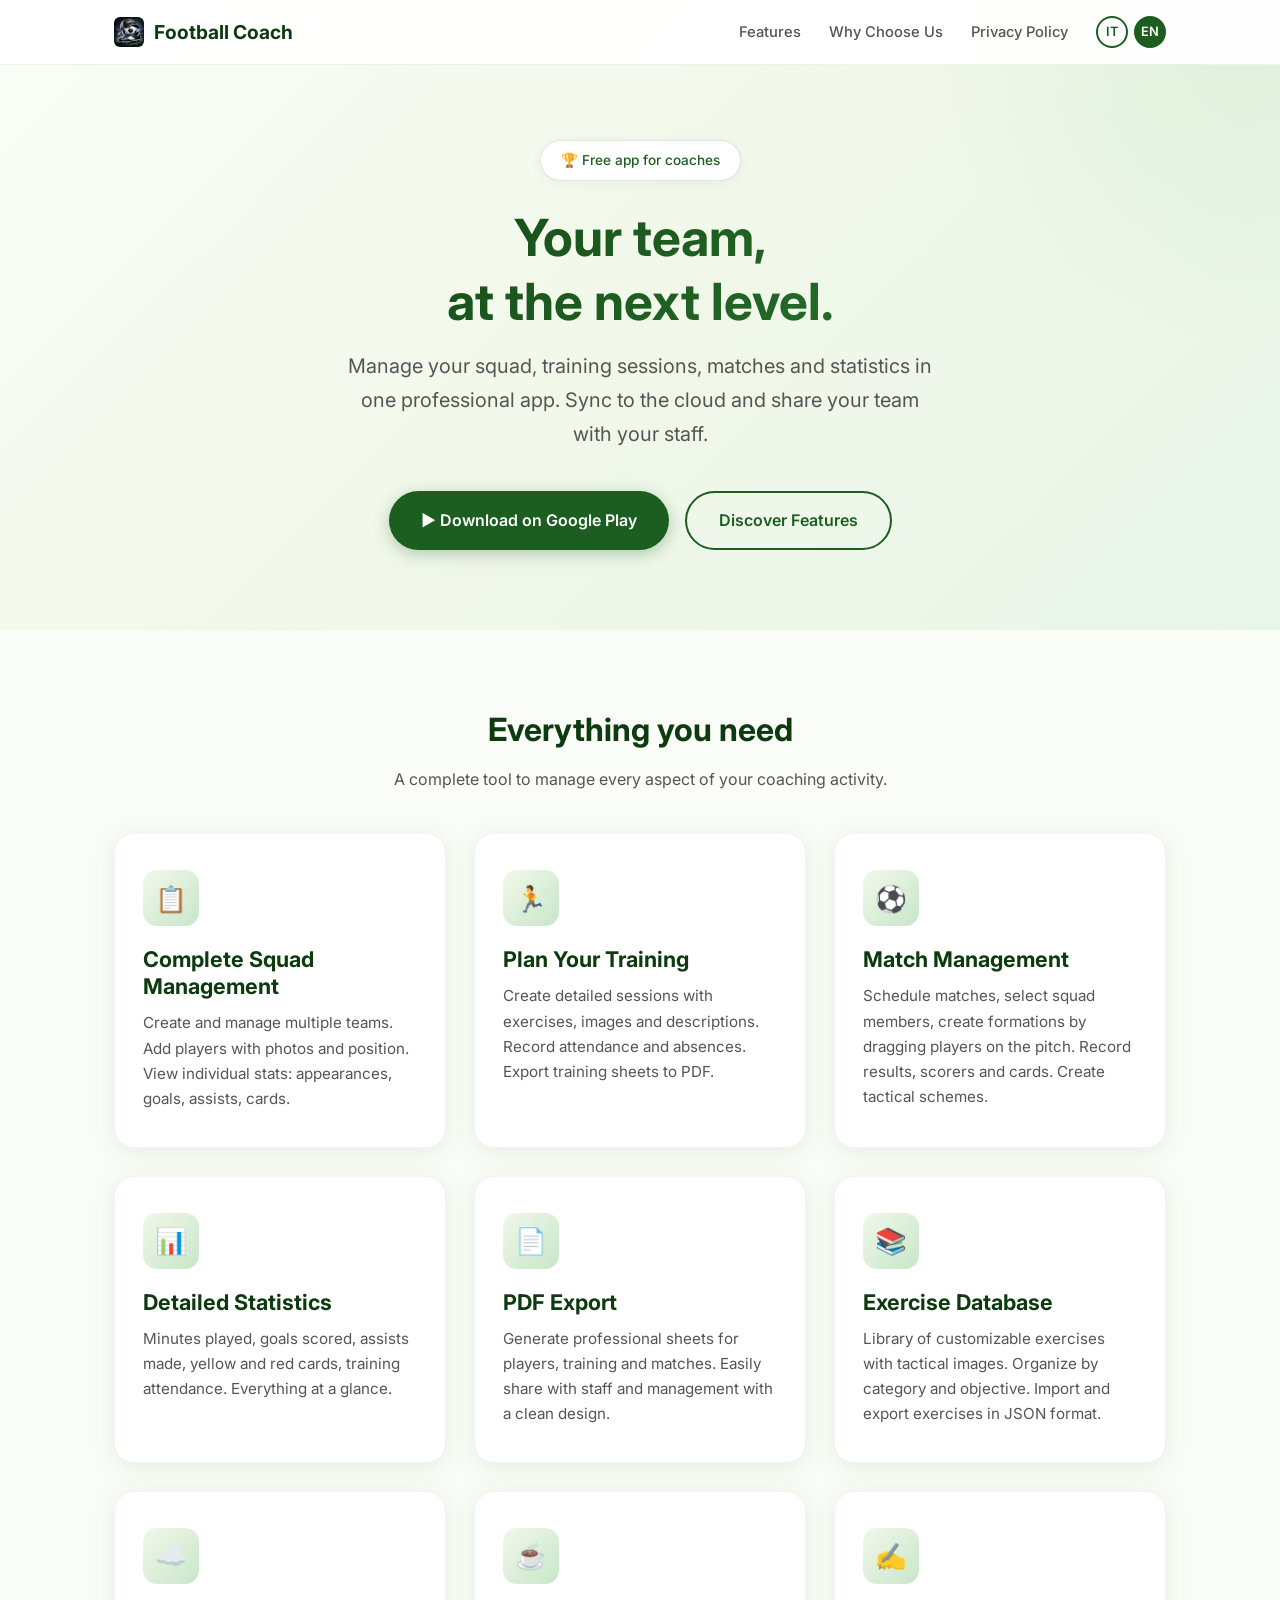
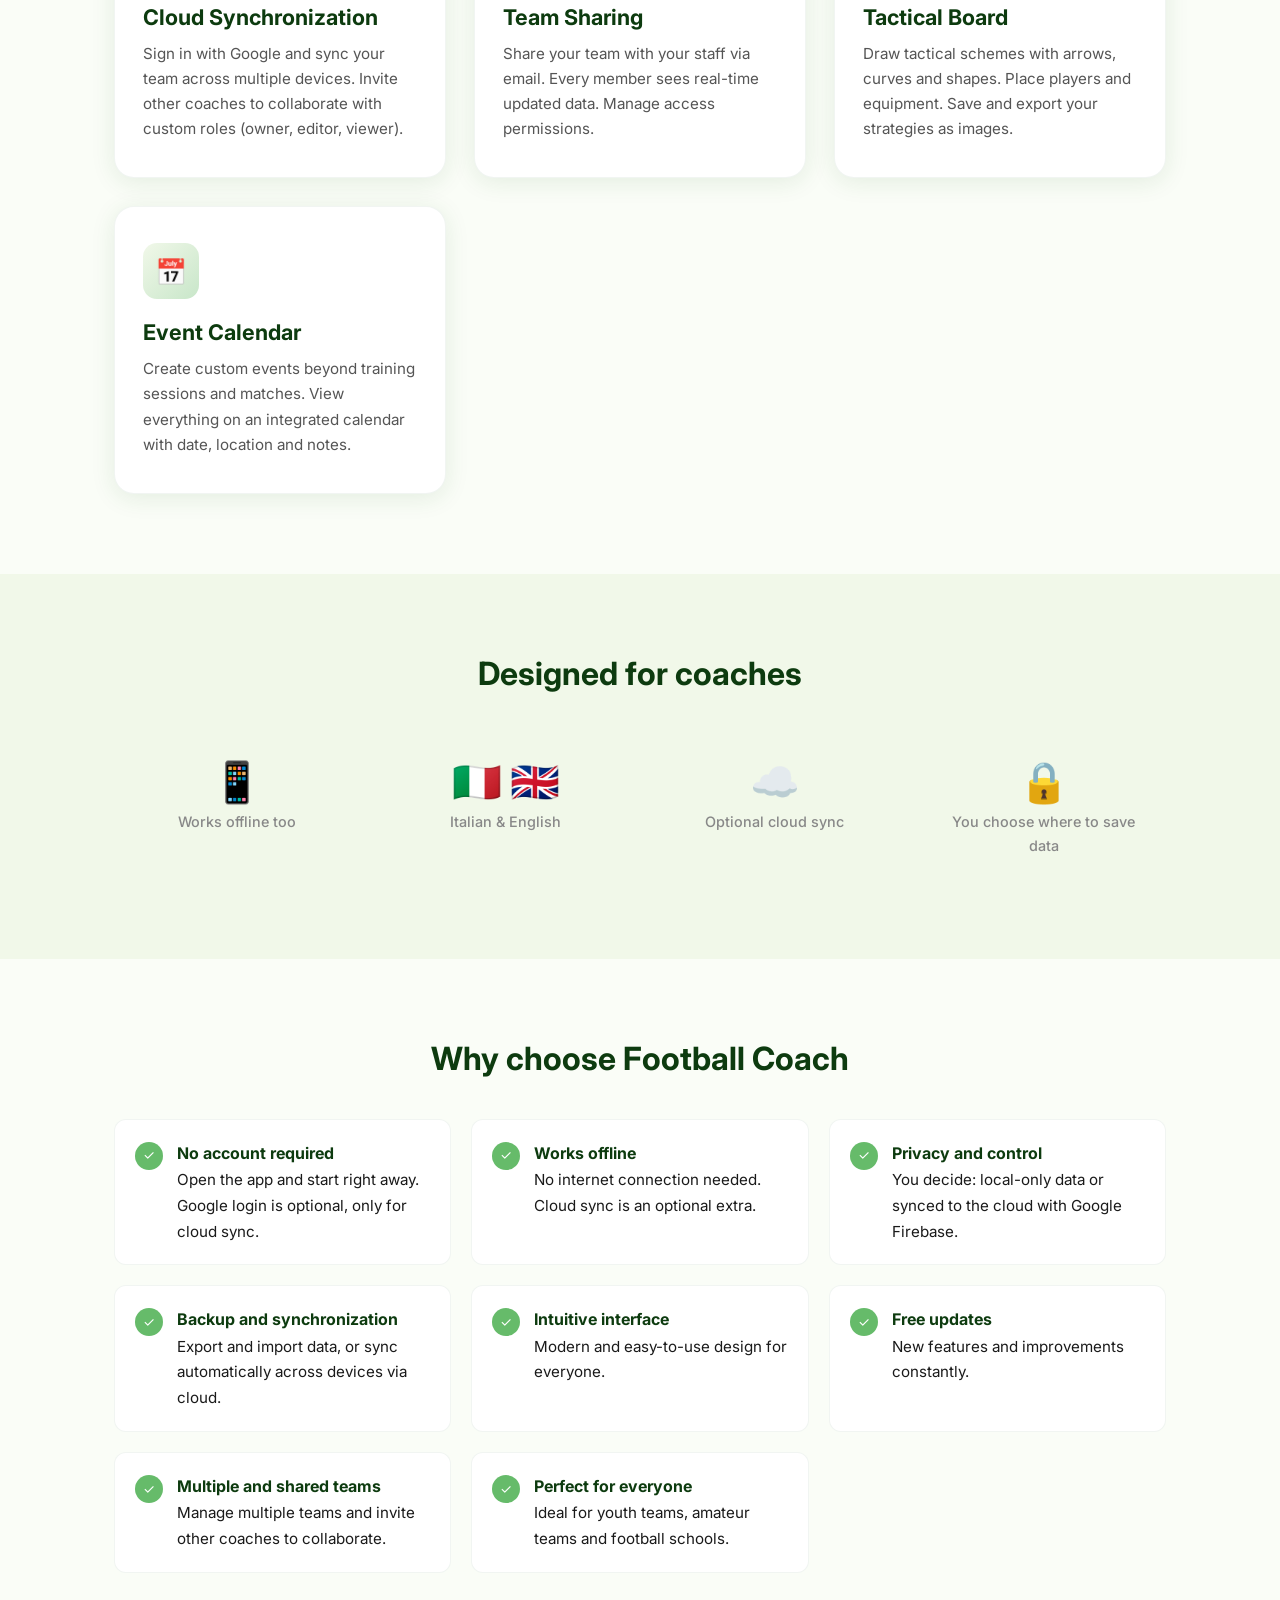
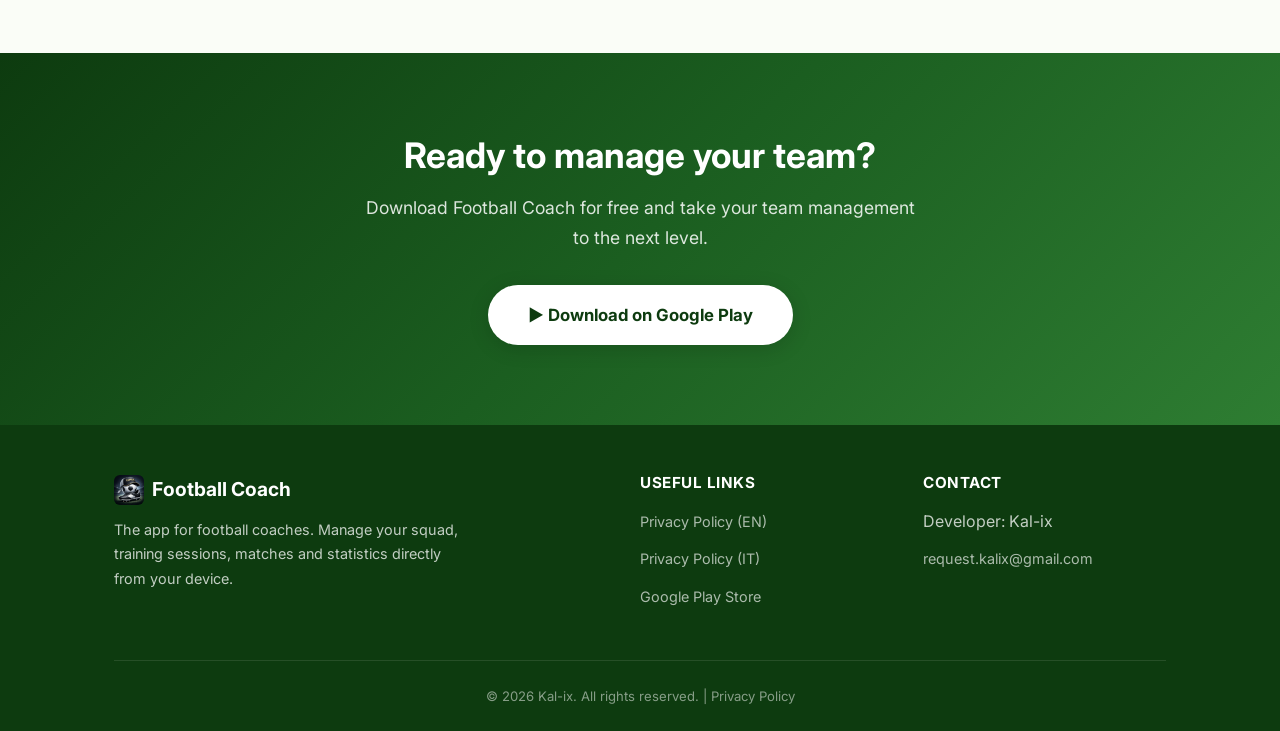
<file: index-en.html>
<!DOCTYPE html>
<html lang="en">
<head>
  <meta charset="UTF-8">
  <meta name="viewport" content="width=device-width, initial-scale=1.0">
  <title>Football Coach - Manage your football team</title>
  <meta name="description" content="Football Coach: the app for football coaches. Manage your squad, training sessions, matches and statistics. Free on Google Play.">
  <meta name="keywords" content="football coach, soccer coach, football app, team management, football tactics, training planning">
  <meta name="author" content="Kal-ix">
  <meta name="robots" content="index, follow">

  <!-- Open Graph -->
  <meta property="og:title" content="Football Coach - App for Football Coaches">
  <meta property="og:description" content="Manage your football team: tactics, training sessions and stats in one app.">
  <meta property="og:type" content="website">
  <meta property="og:locale" content="en_US">

  <!-- Fonts -->
  <link rel="preconnect" href="https://fonts.googleapis.com">
  <link rel="preconnect" href="https://fonts.gstatic.com" crossorigin>
  <link href="https://fonts.googleapis.com/css2?family=Inter:wght@400;500;600;700;800&display=swap" rel="stylesheet">

  <!-- CSS -->
  <link rel="stylesheet" href="css/style.css">

  <!-- Favicon -->
  <link rel="icon" type="image/png" href="img/icon.png">
</head>
<body>

  <!-- ======= NAVBAR ======= -->
  <nav class="navbar" id="navbar">
    <div class="container">
      <a href="index-en.html" class="nav-brand">
        <img src="img/icon.png" alt="Football Coach" width="30" height="30"> Football Coach
      </a>
      <ul class="nav-links" id="navLinks">
        <li><a href="#features">Features</a></li>
        <li><a href="#highlights">Why Choose Us</a></li>
        <li><a href="privacy-en.html">Privacy Policy</a></li>
        <li>
          <div class="nav-lang">
            <a href="index.html" title="Italiano">IT</a>
            <a href="index-en.html" class="active" title="English">EN</a>
          </div>
        </li>
      </ul>
      <button class="nav-toggle" id="navToggle" aria-label="Menu">
        <span></span><span></span><span></span>
      </button>
    </div>
  </nav>

  <!-- ======= HERO ======= -->
  <section class="hero">
    <div class="container">
      <div class="hero-badge">🏆 Free app for coaches</div>
      <h1>Your team,<br>at the next level.</h1>
      <p class="subtitle">Manage your squad, training sessions, matches and statistics in one professional app. Sync to the cloud and share your team with your staff.</p>
      <div class="hero-cta">
        <a href="https://play.google.com/store/apps/details?id=com.kalix.allenatore_di_calcio" class="btn btn-primary" target="_blank" rel="noopener">
          ▶ Download on Google Play
        </a>
        <a href="#features" class="btn btn-outline">Discover Features</a>
      </div>
    </div>
  </section>

  <!-- ======= FEATURES ======= -->
  <section class="section" id="features">
    <div class="container">
      <div style="text-align:center;">
        <h2>Everything you need</h2>
        <p style="color:var(--text-light); max-width:600px; margin:0 auto;">A complete tool to manage every aspect of your coaching activity.</p>
      </div>
      <div class="features-grid">

        <div class="feature-card">
          <div class="feature-icon">📋</div>
          <h3>Complete Squad Management</h3>
          <p>Create and manage multiple teams. Add players with photos and position. View individual stats: appearances, goals, assists, cards.</p>
        </div>

        <div class="feature-card">
          <div class="feature-icon">🏃</div>
          <h3>Plan Your Training</h3>
          <p>Create detailed sessions with exercises, images and descriptions. Record attendance and absences. Export training sheets to PDF.</p>
        </div>

        <div class="feature-card">
          <div class="feature-icon">⚽️</div>
          <h3>Match Management</h3>
          <p>Schedule matches, select squad members, create formations by dragging players on the pitch. Record results, scorers and cards. Create tactical schemes.</p>
        </div>

        <div class="feature-card">
          <div class="feature-icon">📊</div>
          <h3>Detailed Statistics</h3>
          <p>Minutes played, goals scored, assists made, yellow and red cards, training attendance. Everything at a glance.</p>
        </div>

        <div class="feature-card">
          <div class="feature-icon">📄</div>
          <h3>PDF Export</h3>
          <p>Generate professional sheets for players, training and matches. Easily share with staff and management with a clean design.</p>
        </div>

        <div class="feature-card">
          <div class="feature-icon">📚</div>
          <h3>Exercise Database</h3>
          <p>Library of customizable exercises with tactical images. Organize by category and objective. Import and export exercises in JSON format.</p>
        </div>

        <div class="feature-card">
          <div class="feature-icon">☁️</div>
          <h3>Cloud Synchronization</h3>
          <p>Sign in with Google and sync your team across multiple devices. Invite other coaches to collaborate with custom roles (owner, editor, viewer).</p>
        </div>

        <div class="feature-card">
          <div class="feature-icon">☕️</div>
          <h3>Team Sharing</h3>
          <p>Share your team with your staff via email. Every member sees real-time updated data. Manage access permissions.</p>
        </div>

        <div class="feature-card">
          <div class="feature-icon">✍️</div>
          <h3>Tactical Board</h3>
          <p>Draw tactical schemes with arrows, curves and shapes. Place players and equipment. Save and export your strategies as images.</p>
        </div>

        <div class="feature-card">
          <div class="feature-icon">📅</div>
          <h3>Event Calendar</h3>
          <p>Create custom events beyond training sessions and matches. View everything on an integrated calendar with date, location and notes.</p>
        </div>

      </div>
    </div>
  </section>

  <!-- ======= STATS ======= -->
  <section class="section section-alt">
    <div class="container">
      <div style="text-align:center;">
        <h2>Designed for coaches</h2>
      </div>
      <div class="stats-row">
        <div class="stat-item">
          <div class="stat-number">📱</div>
          <div class="stat-label">Works offline too</div>
        </div>
        <div class="stat-item">
          <div class="stat-number">🇮🇹 🇬🇧</div>
          <div class="stat-label">Italian &amp; English</div>
        </div>
        <div class="stat-item">
          <div class="stat-number">☁️</div>
          <div class="stat-label">Optional cloud sync</div>
        </div>
        <div class="stat-item">
          <div class="stat-number">🔒</div>
          <div class="stat-label">You choose where to save data</div>
        </div>
      </div>
    </div>
  </section>

  <!-- ======= HIGHLIGHTS ======= -->
  <section class="section" id="highlights">
    <div class="container">
      <div style="text-align:center;">
        <h2>Why choose Football Coach</h2>
      </div>
      <div class="highlights">
        <div class="highlight-item">
          <div class="check">✓</div>
          <div><strong>No account required</strong><br><p>Open the app and start right away. Google login is optional, only for cloud sync.</p></div>
        </div>
        <div class="highlight-item">
          <div class="check">✓</div>
          <div><strong>Works offline</strong><br><p>No internet connection needed. Cloud sync is an optional extra.</p></div>
        </div>
        <div class="highlight-item">
          <div class="check">✓</div>
          <div><strong>Privacy and control</strong><br><p>You decide: local-only data or synced to the cloud with Google Firebase.</p></div>
        </div>
        <div class="highlight-item">
          <div class="check">✓</div>
          <div><strong>Backup and synchronization</strong><br><p>Export and import data, or sync automatically across devices via cloud.</p></div>
        </div>
        <div class="highlight-item">
          <div class="check">✓</div>
          <div><strong>Intuitive interface</strong><br><p>Modern and easy-to-use design for everyone.</p></div>
        </div>
        <div class="highlight-item">
          <div class="check">✓</div>
          <div><strong>Free updates</strong><br><p>New features and improvements constantly.</p></div>
        </div>
        <div class="highlight-item">
          <div class="check">✓</div>
          <div><strong>Multiple and shared teams</strong><br><p>Manage multiple teams and invite other coaches to collaborate.</p></div>
        </div>
        <div class="highlight-item">
          <div class="check">✓</div>
          <div><strong>Perfect for everyone</strong><br><p>Ideal for youth teams, amateur teams and football schools.</p></div>
        </div>
      </div>
    </div>
  </section>

  <!-- ======= CTA ======= -->
  <section class="cta-section">
    <div class="container">
      <h2>Ready to manage your team?</h2>
      <p>Download Football Coach for free and take your team management to the next level.</p>
      <a href="https://play.google.com/store/apps/details?id=com.kalix.allenatore_di_calcio" class="btn btn-cta" target="_blank" rel="noopener">
        ▶ Download on Google Play
      </a>
    </div>
  </section>

  <!-- ======= FOOTER ======= -->
  <footer class="footer">
    <div class="container">
      <div class="footer-grid">
        <div>
          <div class="footer-brand"><img src="img/icon.png" alt="Football Coach" width="30" height="30"> Football Coach</div>
          <p class="footer-desc">The app for football coaches. Manage your squad, training sessions, matches and statistics directly from your device.</p>
        </div>
        <div>
          <h4>Useful Links</h4>
          <ul class="footer-links">
            <li><a href="privacy-en.html">Privacy Policy (EN)</a></li>
            <li><a href="privacy-it.html">Privacy Policy (IT)</a></li>
            <li><a href="https://play.google.com/store/apps/details?id=com.kalix.allenatore_di_calcio" target="_blank" rel="noopener">Google Play Store</a></li>
          </ul>
        </div>
        <div>
          <h4>Contact</h4>
          <ul class="footer-links">
            <li>Developer: Kal-ix</li>
            <li><a href="mailto:request.kalix@gmail.com">request.kalix@gmail.com</a></li>
          </ul>
        </div>
      </div>
      <div class="footer-bottom">
        &copy; 2026 Kal-ix. All rights reserved. | <a href="privacy-en.html" style="color:rgba(255,255,255,0.5)">Privacy Policy</a>
      </div>
    </div>
  </footer>

  <!-- ======= SCRIPTS ======= -->
  <script>
    const navbar = document.getElementById('navbar');
    window.addEventListener('scroll', () => {
      navbar.classList.toggle('scrolled', window.scrollY > 20);
    });

    const navToggle = document.getElementById('navToggle');
    const navLinks = document.getElementById('navLinks');
    navToggle.addEventListener('click', () => {
      navLinks.classList.toggle('active');
    });

    document.querySelectorAll('.nav-links a').forEach(link => {
      link.addEventListener('click', () => {
        navLinks.classList.remove('active');
      });
    });
  </script>

</body>
</html>
</file>
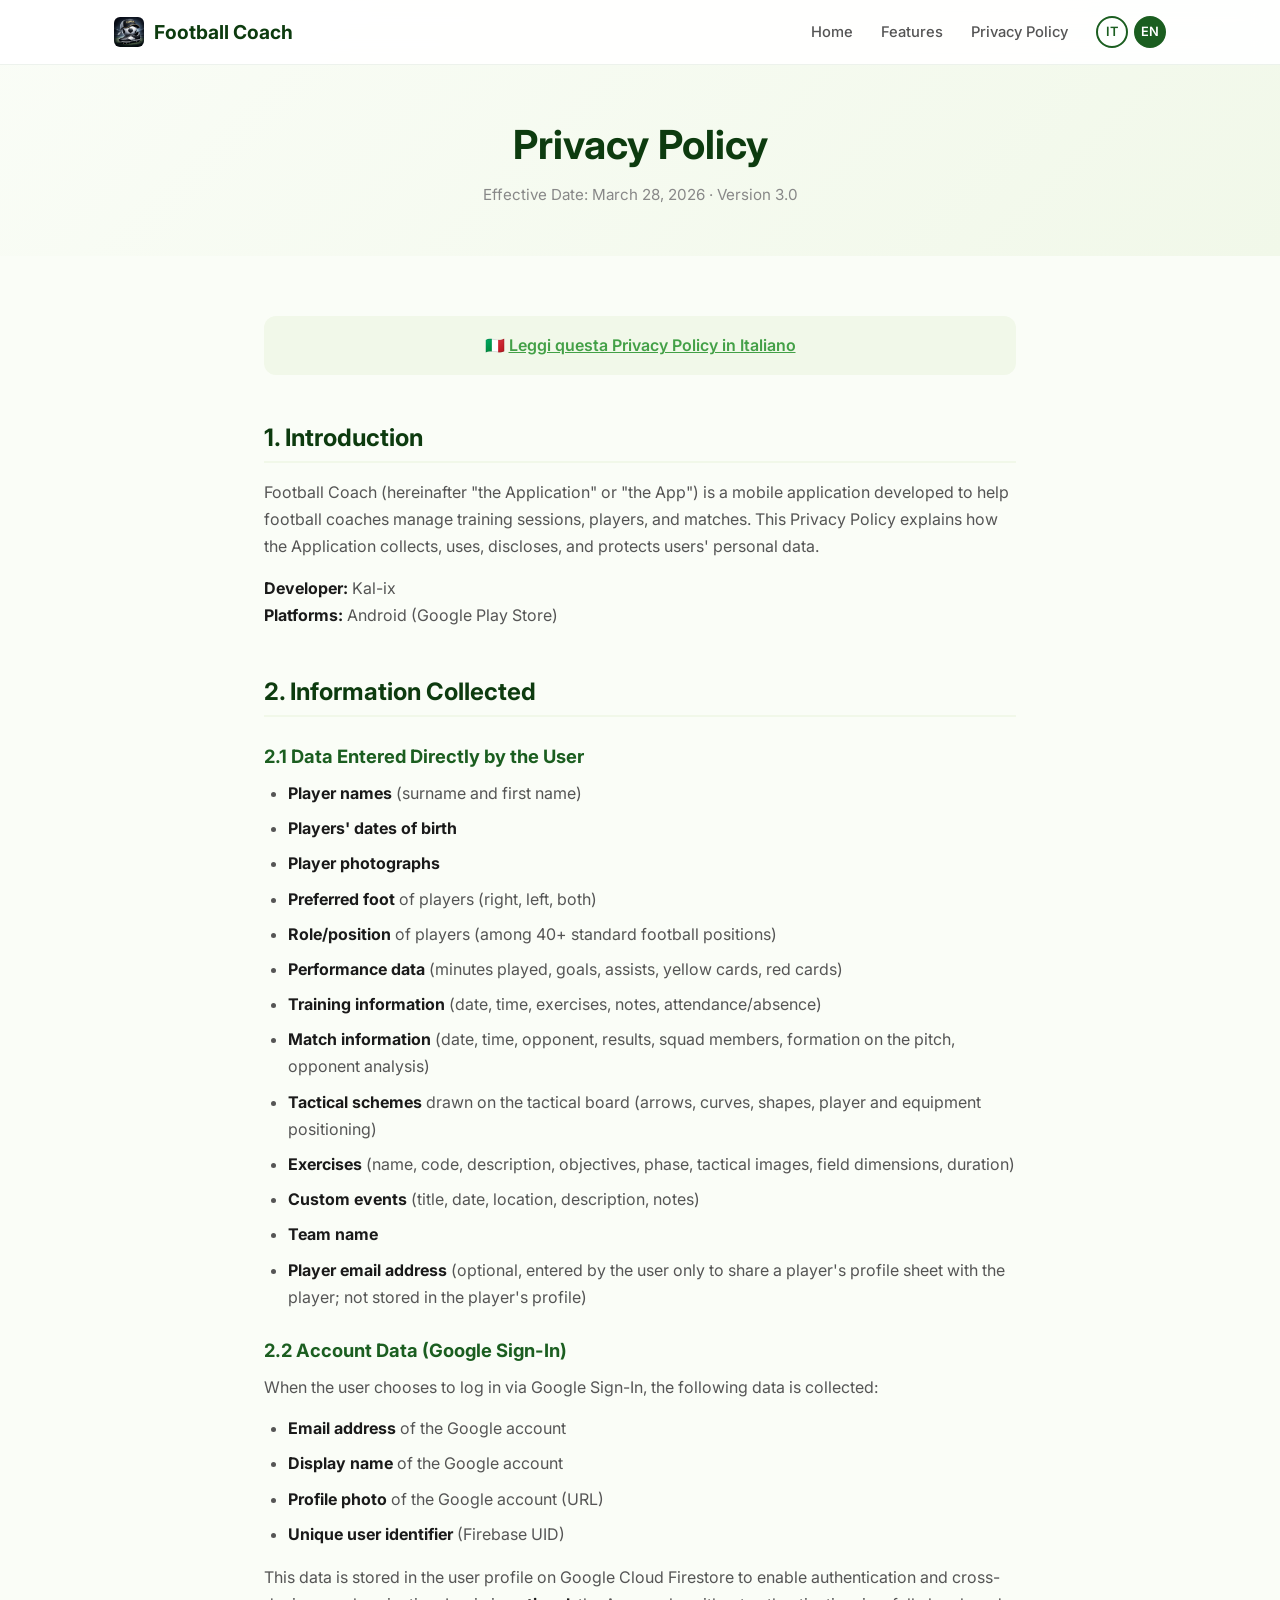
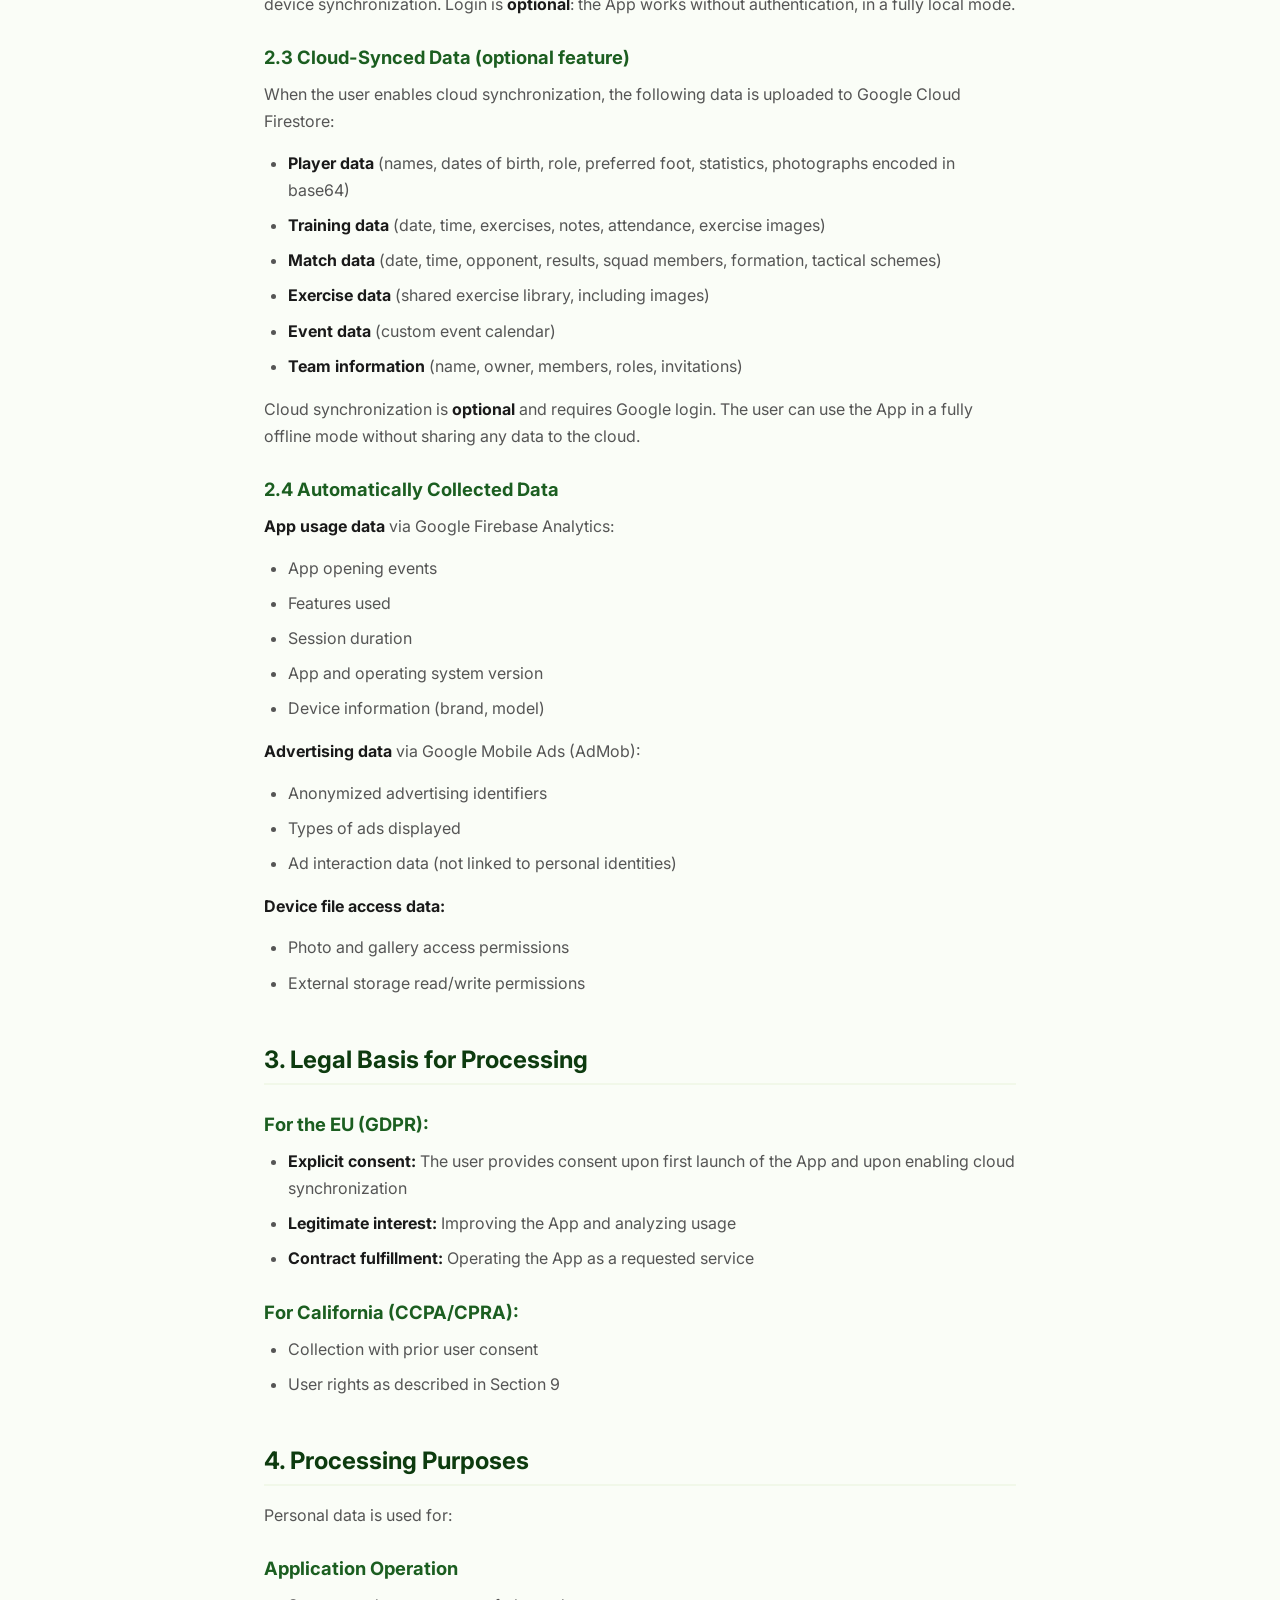
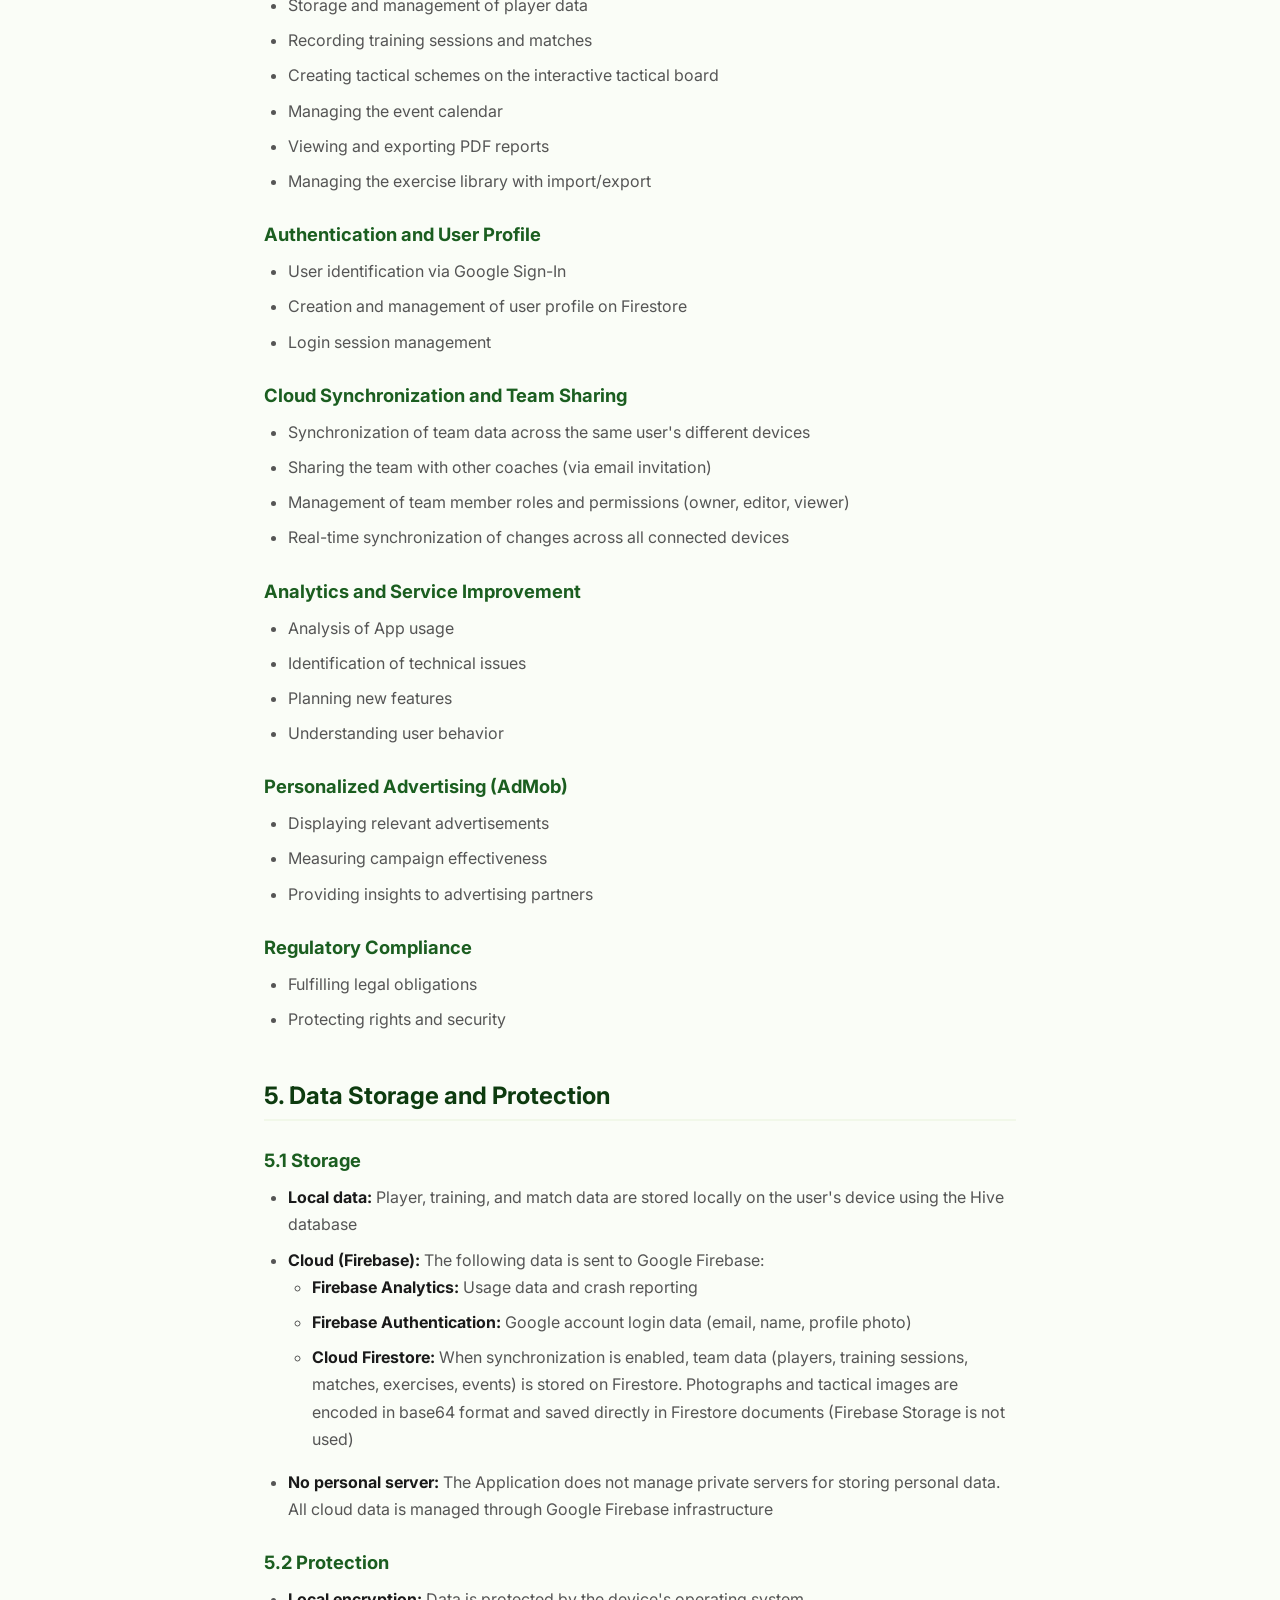
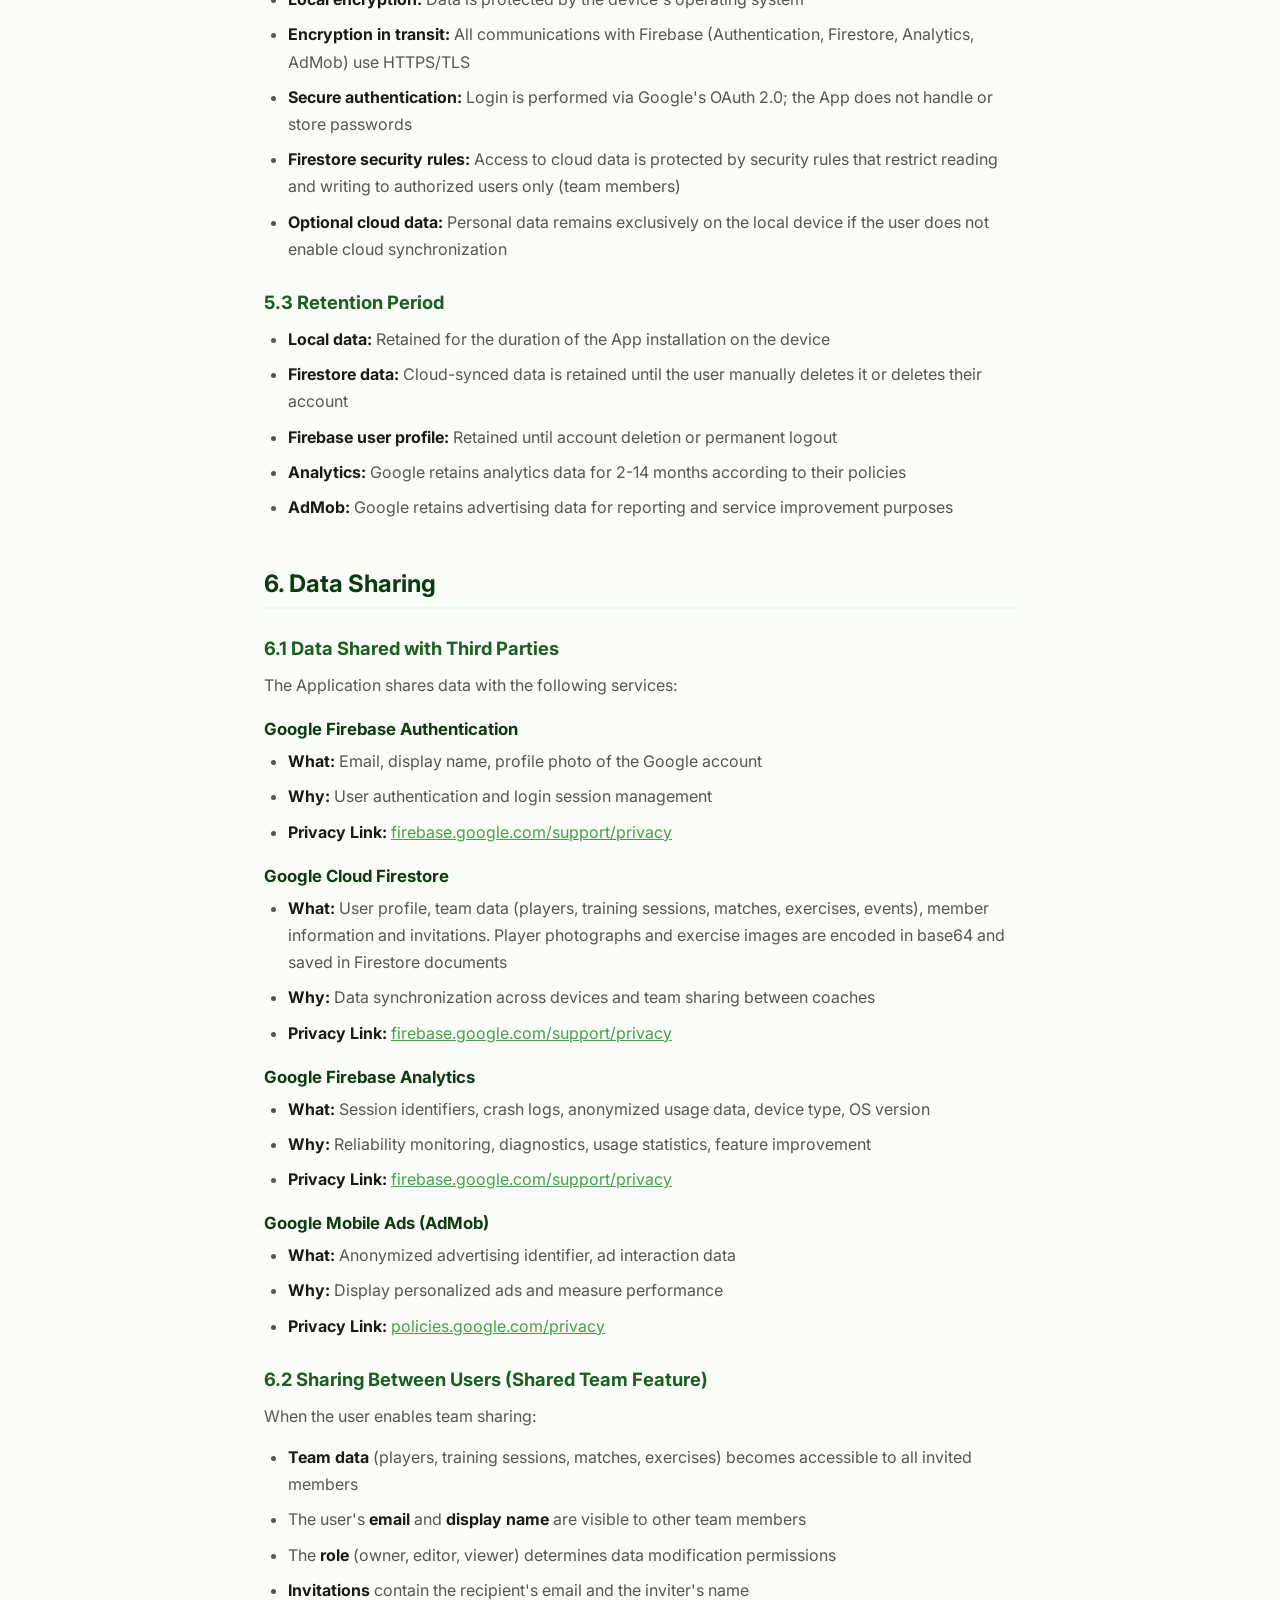
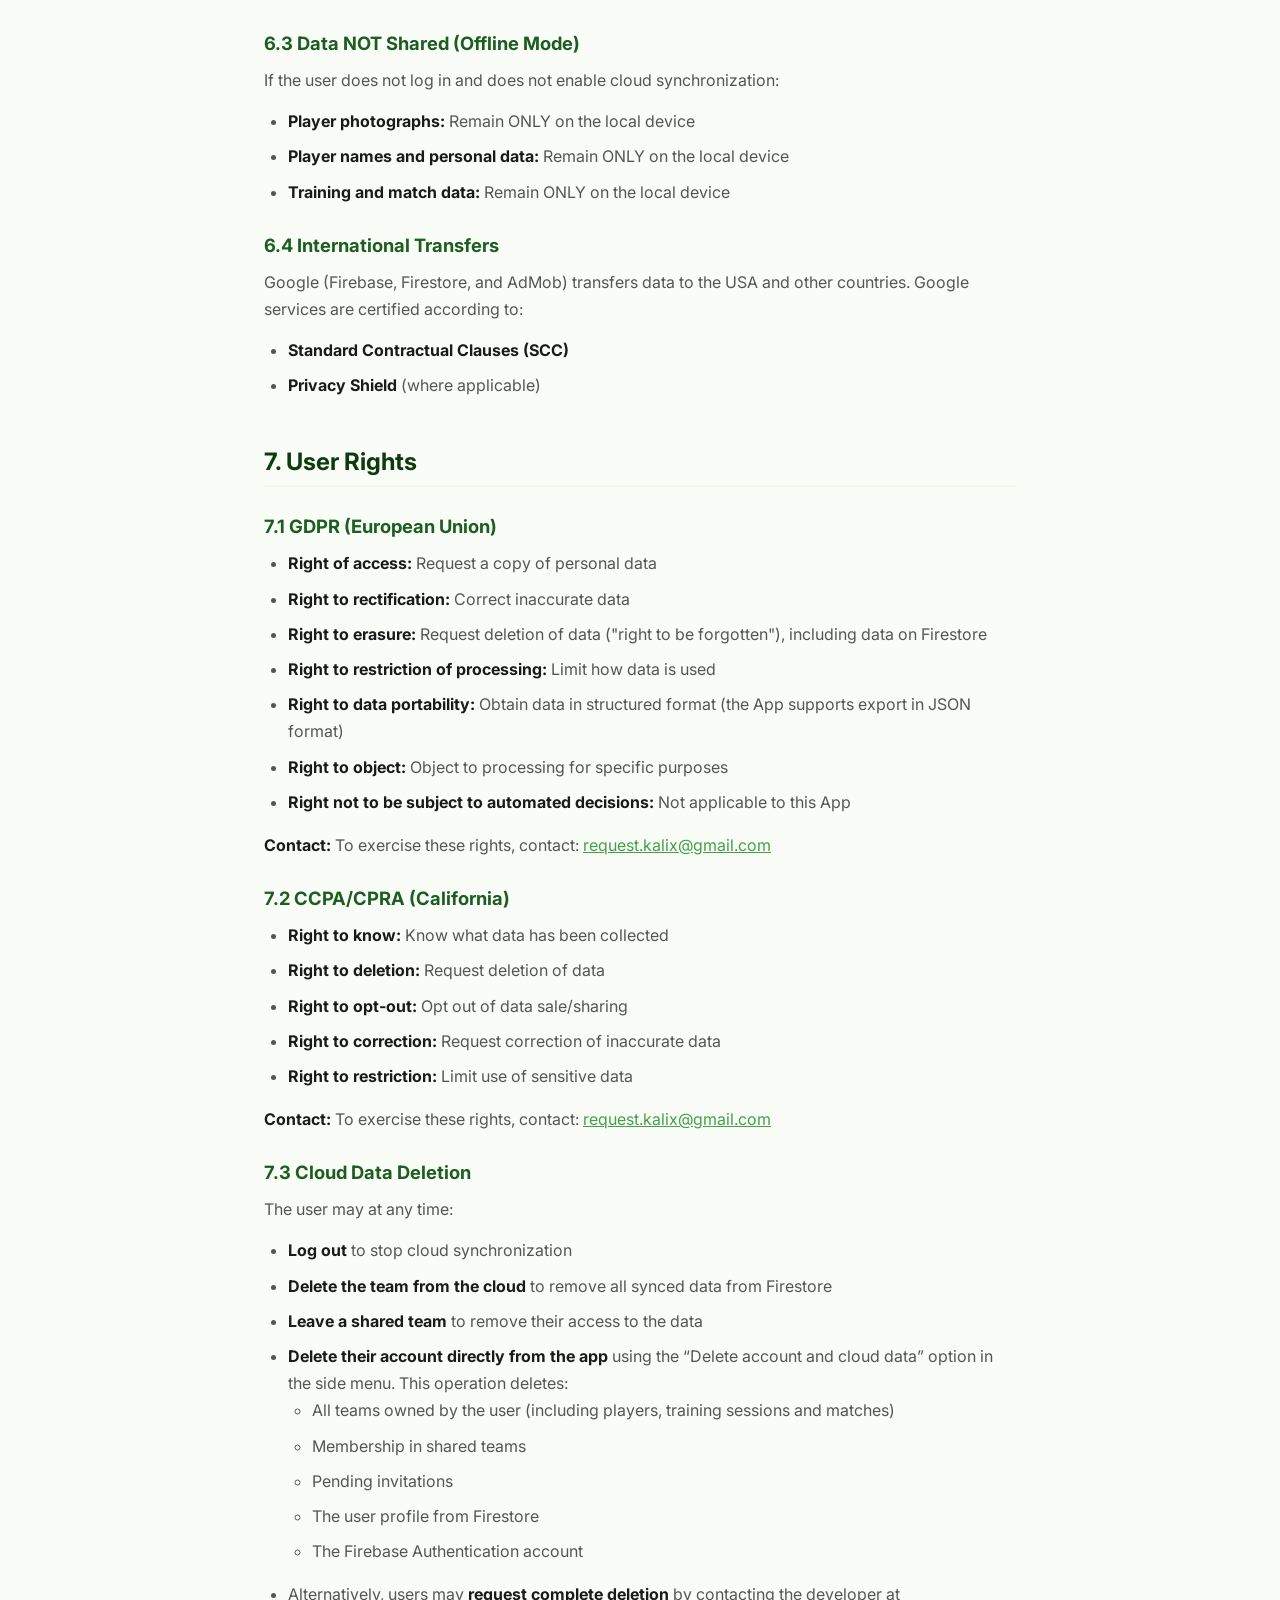
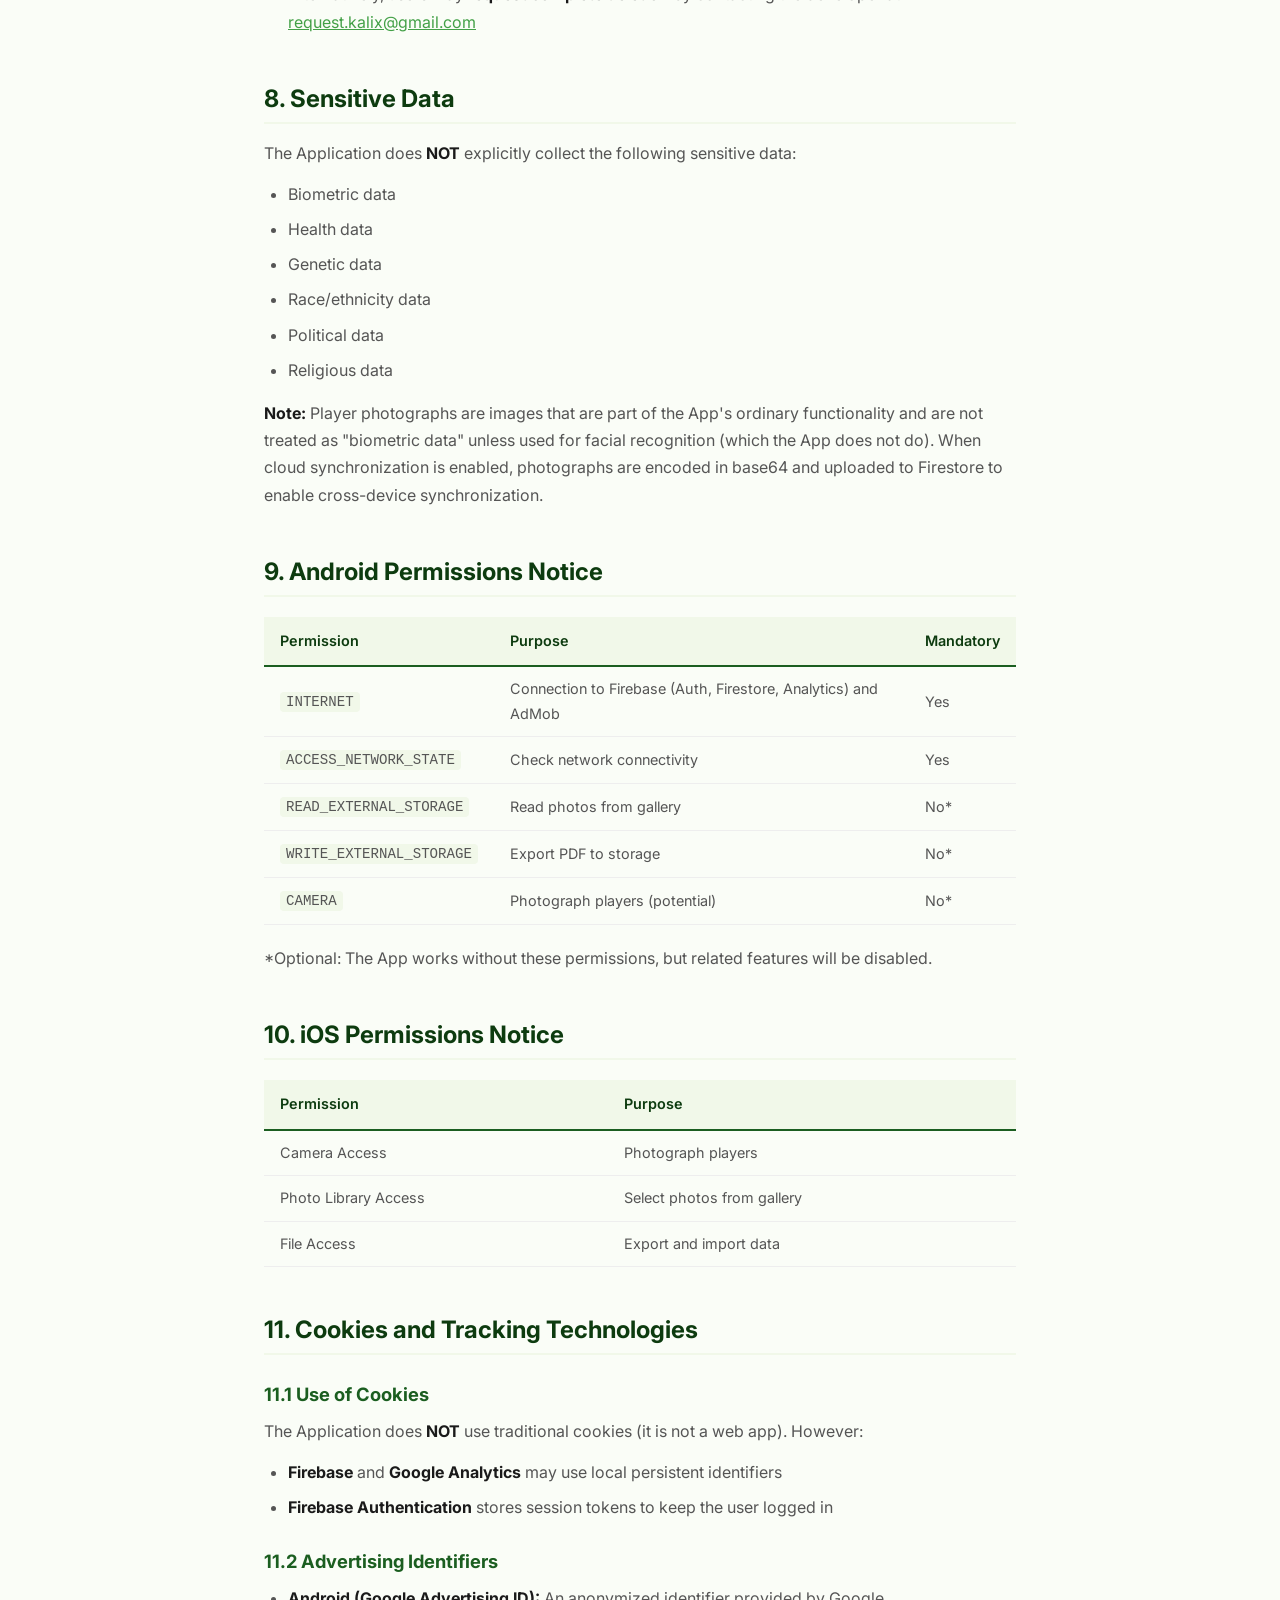
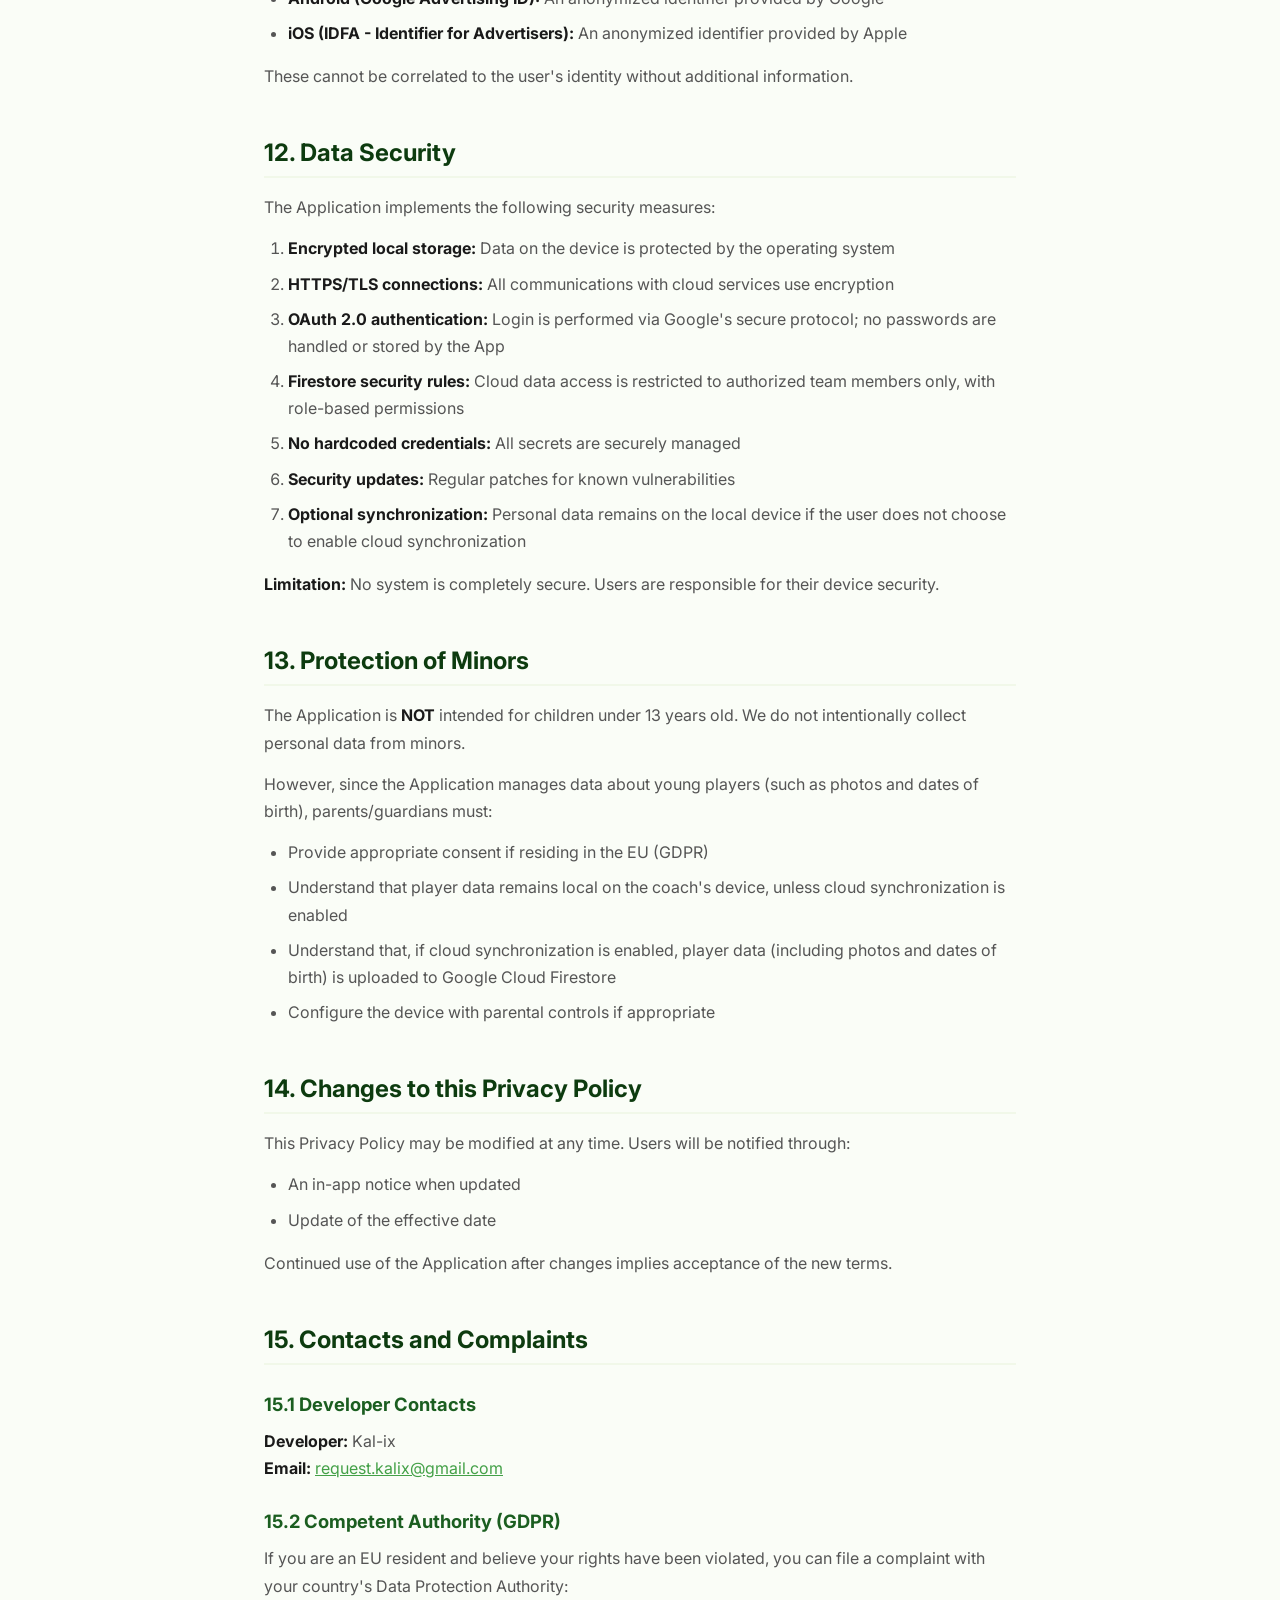
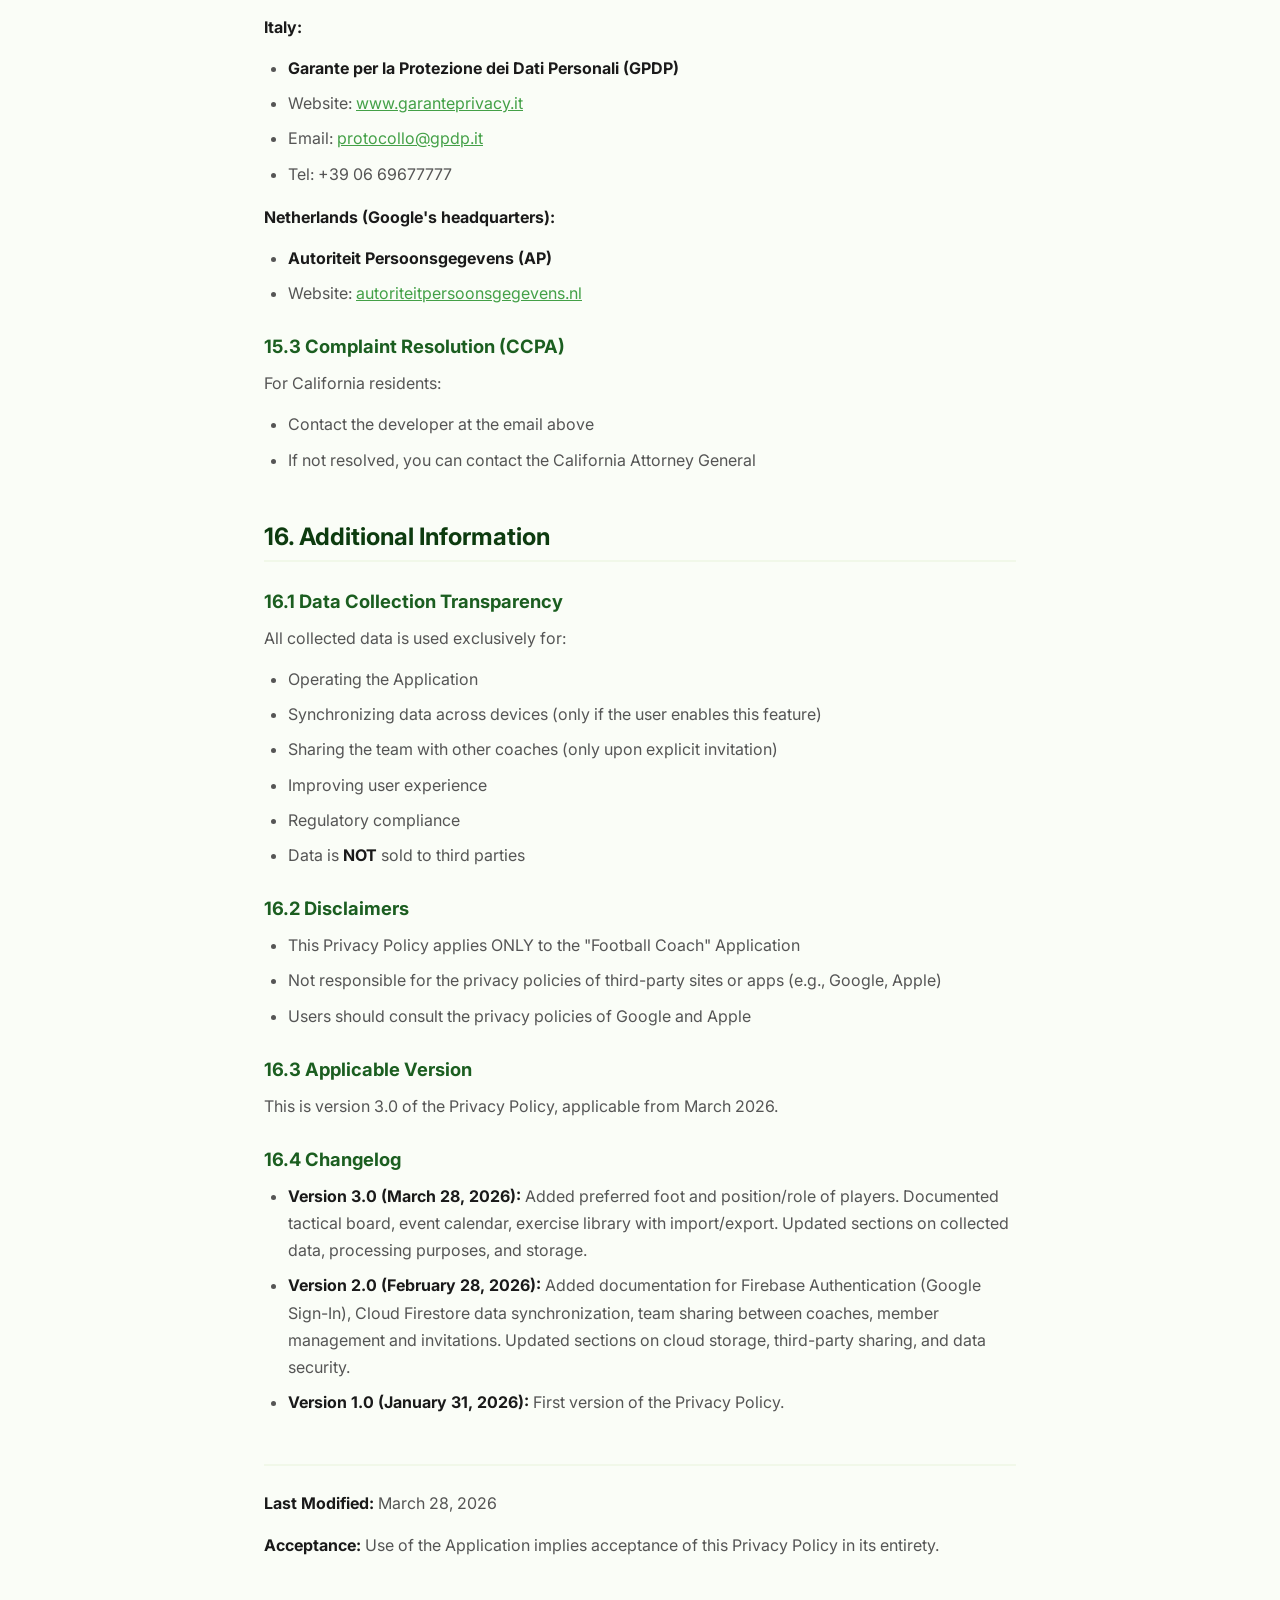
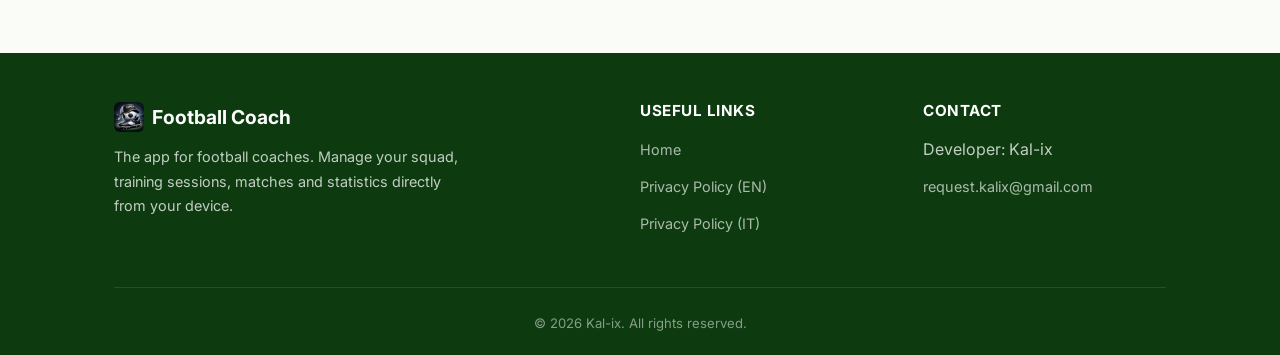
<file: privacy-en.html>
<!DOCTYPE html>
<html lang="en">
<head>
  <meta charset="UTF-8">
  <meta name="viewport" content="width=device-width, initial-scale=1.0">
  <title>Privacy Policy - Football Coach</title>
  <meta name="description" content="Privacy Policy for the Football Coach application. Information about the collection, use and protection of personal data.">
  <meta name="author" content="Kal-ix">

  <!-- Fonts -->
  <link rel="preconnect" href="https://fonts.googleapis.com">
  <link rel="preconnect" href="https://fonts.gstatic.com" crossorigin>
  <link href="https://fonts.googleapis.com/css2?family=Inter:wght@400;500;600;700;800&display=swap" rel="stylesheet">

  <!-- CSS -->
  <link rel="stylesheet" href="css/style.css">

  <!-- Favicon -->
  <link rel="icon" type="image/png" href="img/icon.png">
</head>
<body>

  <!-- ======= NAVBAR ======= -->
  <nav class="navbar" id="navbar">
    <div class="container">
      <a href="index-en.html" class="nav-brand">
        <img src="img/icon.png" alt="Football Coach" width="30" height="30"> Football Coach
      </a>
      <ul class="nav-links" id="navLinks">
        <li><a href="index-en.html">Home</a></li>
        <li><a href="index-en.html#features">Features</a></li>
        <li><a href="privacy-en.html">Privacy Policy</a></li>
        <li>
          <div class="nav-lang">
            <a href="privacy-it.html" title="Italiano">IT</a>
            <a href="privacy-en.html" class="active" title="English">EN</a>
          </div>
        </li>
      </ul>
      <button class="nav-toggle" id="navToggle" aria-label="Menu">
        <span></span><span></span><span></span>
      </button>
    </div>
  </nav>

  <!-- ======= PAGE HEADER ======= -->
  <section class="page-header">
    <div class="container">
      <h1>Privacy Policy</h1>
      <p class="meta">Effective Date: March 28, 2026 &middot; Version 3.0</p>
    </div>
  </section>

  <!-- ======= CONTENT ======= -->
  <div class="policy-content">

    <div class="policy-lang-switch">
      🇮🇹 <a href="privacy-it.html">Leggi questa Privacy Policy in Italiano</a>
    </div>

    <h2>1. Introduction</h2>
    <p>Football Coach (hereinafter "the Application" or "the App") is a mobile application developed to help football coaches manage training sessions, players, and matches. This Privacy Policy explains how the Application collects, uses, discloses, and protects users' personal data.</p>
    <p><strong>Developer:</strong> Kal-ix<br>
    <strong>Platforms:</strong> Android (Google Play Store)</p>

    <h2>2. Information Collected</h2>

    <h3>2.1 Data Entered Directly by the User</h3>
    <ul>
      <li><strong>Player names</strong> (surname and first name)</li>
      <li><strong>Players' dates of birth</strong></li>
      <li><strong>Player photographs</strong></li>
      <li><strong>Preferred foot</strong> of players (right, left, both)</li>
      <li><strong>Role/position</strong> of players (among 40+ standard football positions)</li>
      <li><strong>Performance data</strong> (minutes played, goals, assists, yellow cards, red cards)</li>
      <li><strong>Training information</strong> (date, time, exercises, notes, attendance/absence)</li>
      <li><strong>Match information</strong> (date, time, opponent, results, squad members, formation on the pitch, opponent analysis)</li>
      <li><strong>Tactical schemes</strong> drawn on the tactical board (arrows, curves, shapes, player and equipment positioning)</li>
      <li><strong>Exercises</strong> (name, code, description, objectives, phase, tactical images, field dimensions, duration)</li>
      <li><strong>Custom events</strong> (title, date, location, description, notes)</li>
      <li><strong>Team name</strong></li>
      <li><strong>Player email address</strong> (optional, entered by the user only to share a player's profile sheet with the player; not stored in the player's profile)</li>
    </ul>

    <h3>2.2 Account Data (Google Sign-In)</h3>
    <p>When the user chooses to log in via Google Sign-In, the following data is collected:</p>
    <ul>
      <li><strong>Email address</strong> of the Google account</li>
      <li><strong>Display name</strong> of the Google account</li>
      <li><strong>Profile photo</strong> of the Google account (URL)</li>
      <li><strong>Unique user identifier</strong> (Firebase UID)</li>
    </ul>
    <p>This data is stored in the user profile on Google Cloud Firestore to enable authentication and cross-device synchronization. Login is <strong>optional</strong>: the App works without authentication, in a fully local mode.</p>

    <h3>2.3 Cloud-Synced Data (optional feature)</h3>
    <p>When the user enables cloud synchronization, the following data is uploaded to Google Cloud Firestore:</p>
    <ul>
      <li><strong>Player data</strong> (names, dates of birth, role, preferred foot, statistics, photographs encoded in base64)</li>
      <li><strong>Training data</strong> (date, time, exercises, notes, attendance, exercise images)</li>
      <li><strong>Match data</strong> (date, time, opponent, results, squad members, formation, tactical schemes)</li>
      <li><strong>Exercise data</strong> (shared exercise library, including images)</li>
      <li><strong>Event data</strong> (custom event calendar)</li>
      <li><strong>Team information</strong> (name, owner, members, roles, invitations)</li>
    </ul>
    <p>Cloud synchronization is <strong>optional</strong> and requires Google login. The user can use the App in a fully offline mode without sharing any data to the cloud.</p>

    <h3>2.4 Automatically Collected Data</h3>
    <p><strong>App usage data</strong> via Google Firebase Analytics:</p>
    <ul>
      <li>App opening events</li>
      <li>Features used</li>
      <li>Session duration</li>
      <li>App and operating system version</li>
      <li>Device information (brand, model)</li>
    </ul>

    <p><strong>Advertising data</strong> via Google Mobile Ads (AdMob):</p>
    <ul>
      <li>Anonymized advertising identifiers</li>
      <li>Types of ads displayed</li>
      <li>Ad interaction data (not linked to personal identities)</li>
    </ul>

    <p><strong>Device file access data:</strong></p>
    <ul>
      <li>Photo and gallery access permissions</li>
      <li>External storage read/write permissions</li>
    </ul>

    <h2>3. Legal Basis for Processing</h2>

    <h3>For the EU (GDPR):</h3>
    <ul>
      <li><strong>Explicit consent:</strong> The user provides consent upon first launch of the App and upon enabling cloud synchronization</li>
      <li><strong>Legitimate interest:</strong> Improving the App and analyzing usage</li>
      <li><strong>Contract fulfillment:</strong> Operating the App as a requested service</li>
    </ul>

    <h3>For California (CCPA/CPRA):</h3>
    <ul>
      <li>Collection with prior user consent</li>
      <li>User rights as described in Section 9</li>
    </ul>

    <h2>4. Processing Purposes</h2>
    <p>Personal data is used for:</p>

    <h3>Application Operation</h3>
    <ul>
      <li>Storage and management of player data</li>
      <li>Recording training sessions and matches</li>
      <li>Creating tactical schemes on the interactive tactical board</li>
      <li>Managing the event calendar</li>
      <li>Viewing and exporting PDF reports</li>
      <li>Managing the exercise library with import/export</li>
    </ul>

    <h3>Authentication and User Profile</h3>
    <ul>
      <li>User identification via Google Sign-In</li>
      <li>Creation and management of user profile on Firestore</li>
      <li>Login session management</li>
    </ul>

    <h3>Cloud Synchronization and Team Sharing</h3>
    <ul>
      <li>Synchronization of team data across the same user's different devices</li>
      <li>Sharing the team with other coaches (via email invitation)</li>
      <li>Management of team member roles and permissions (owner, editor, viewer)</li>
      <li>Real-time synchronization of changes across all connected devices</li>
    </ul>

    <h3>Analytics and Service Improvement</h3>
    <ul>
      <li>Analysis of App usage</li>
      <li>Identification of technical issues</li>
      <li>Planning new features</li>
      <li>Understanding user behavior</li>
    </ul>

    <h3>Personalized Advertising (AdMob)</h3>
    <ul>
      <li>Displaying relevant advertisements</li>
      <li>Measuring campaign effectiveness</li>
      <li>Providing insights to advertising partners</li>
    </ul>

    <h3>Regulatory Compliance</h3>
    <ul>
      <li>Fulfilling legal obligations</li>
      <li>Protecting rights and security</li>
    </ul>

    <h2>5. Data Storage and Protection</h2>

    <h3>5.1 Storage</h3>
    <ul>
      <li><strong>Local data:</strong> Player, training, and match data are stored locally on the user's device using the Hive database</li>
      <li><strong>Cloud (Firebase):</strong> The following data is sent to Google Firebase:
        <ul>
          <li><strong>Firebase Analytics:</strong> Usage data and crash reporting</li>
          <li><strong>Firebase Authentication:</strong> Google account login data (email, name, profile photo)</li>
          <li><strong>Cloud Firestore:</strong> When synchronization is enabled, team data (players, training sessions, matches, exercises, events) is stored on Firestore. Photographs and tactical images are encoded in base64 format and saved directly in Firestore documents (Firebase Storage is not used)</li>
        </ul>
      </li>
      <li><strong>No personal server:</strong> The Application does not manage private servers for storing personal data. All cloud data is managed through Google Firebase infrastructure</li>
    </ul>

    <h3>5.2 Protection</h3>
    <ul>
      <li><strong>Local encryption:</strong> Data is protected by the device's operating system</li>
      <li><strong>Encryption in transit:</strong> All communications with Firebase (Authentication, Firestore, Analytics, AdMob) use HTTPS/TLS</li>
      <li><strong>Secure authentication:</strong> Login is performed via Google's OAuth 2.0; the App does not handle or store passwords</li>
      <li><strong>Firestore security rules:</strong> Access to cloud data is protected by security rules that restrict reading and writing to authorized users only (team members)</li>
      <li><strong>Optional cloud data:</strong> Personal data remains exclusively on the local device if the user does not enable cloud synchronization</li>
    </ul>

    <h3>5.3 Retention Period</h3>
    <ul>
      <li><strong>Local data:</strong> Retained for the duration of the App installation on the device</li>
      <li><strong>Firestore data:</strong> Cloud-synced data is retained until the user manually deletes it or deletes their account</li>
      <li><strong>Firebase user profile:</strong> Retained until account deletion or permanent logout</li>
      <li><strong>Analytics:</strong> Google retains analytics data for 2-14 months according to their policies</li>
      <li><strong>AdMob:</strong> Google retains advertising data for reporting and service improvement purposes</li>
    </ul>

    <h2>6. Data Sharing</h2>

    <h3>6.1 Data Shared with Third Parties</h3>
    <p>The Application shares data with the following services:</p>

    <h4>Google Firebase Authentication</h4>
    <ul>
      <li><strong>What:</strong> Email, display name, profile photo of the Google account</li>
      <li><strong>Why:</strong> User authentication and login session management</li>
      <li><strong>Privacy Link:</strong> <a href="https://firebase.google.com/support/privacy" target="_blank" rel="noopener">firebase.google.com/support/privacy</a></li>
    </ul>

    <h4>Google Cloud Firestore</h4>
    <ul>
      <li><strong>What:</strong> User profile, team data (players, training sessions, matches, exercises, events), member information and invitations. Player photographs and exercise images are encoded in base64 and saved in Firestore documents</li>
      <li><strong>Why:</strong> Data synchronization across devices and team sharing between coaches</li>
      <li><strong>Privacy Link:</strong> <a href="https://firebase.google.com/support/privacy" target="_blank" rel="noopener">firebase.google.com/support/privacy</a></li>
    </ul>

    <h4>Google Firebase Analytics</h4>
    <ul>
      <li><strong>What:</strong> Session identifiers, crash logs, anonymized usage data, device type, OS version</li>
      <li><strong>Why:</strong> Reliability monitoring, diagnostics, usage statistics, feature improvement</li>
      <li><strong>Privacy Link:</strong> <a href="https://firebase.google.com/support/privacy" target="_blank" rel="noopener">firebase.google.com/support/privacy</a></li>
    </ul>

    <h4>Google Mobile Ads (AdMob)</h4>
    <ul>
      <li><strong>What:</strong> Anonymized advertising identifier, ad interaction data</li>
      <li><strong>Why:</strong> Display personalized ads and measure performance</li>
      <li><strong>Privacy Link:</strong> <a href="https://policies.google.com/privacy" target="_blank" rel="noopener">policies.google.com/privacy</a></li>
    </ul>

    <h3>6.2 Sharing Between Users (Shared Team Feature)</h3>
    <p>When the user enables team sharing:</p>
    <ul>
      <li><strong>Team data</strong> (players, training sessions, matches, exercises) becomes accessible to all invited members</li>
      <li>The user's <strong>email</strong> and <strong>display name</strong> are visible to other team members</li>
      <li>The <strong>role</strong> (owner, editor, viewer) determines data modification permissions</li>
      <li><strong>Invitations</strong> contain the recipient's email and the inviter's name</li>
    </ul>

    <h3>6.3 Data NOT Shared (Offline Mode)</h3>
    <p>If the user does not log in and does not enable cloud synchronization:</p>
    <ul>
      <li><strong>Player photographs:</strong> Remain ONLY on the local device</li>
      <li><strong>Player names and personal data:</strong> Remain ONLY on the local device</li>
      <li><strong>Training and match data:</strong> Remain ONLY on the local device</li>
    </ul>

    <h3>6.4 International Transfers</h3>
    <p>Google (Firebase, Firestore, and AdMob) transfers data to the USA and other countries. Google services are certified according to:</p>
    <ul>
      <li><strong>Standard Contractual Clauses (SCC)</strong></li>
      <li><strong>Privacy Shield</strong> (where applicable)</li>
    </ul>

    <h2>7. User Rights</h2>

    <h3>7.1 GDPR (European Union)</h3>
    <ul>
      <li><strong>Right of access:</strong> Request a copy of personal data</li>
      <li><strong>Right to rectification:</strong> Correct inaccurate data</li>
      <li><strong>Right to erasure:</strong> Request deletion of data ("right to be forgotten"), including data on Firestore</li>
      <li><strong>Right to restriction of processing:</strong> Limit how data is used</li>
      <li><strong>Right to data portability:</strong> Obtain data in structured format (the App supports export in JSON format)</li>
      <li><strong>Right to object:</strong> Object to processing for specific purposes</li>
      <li><strong>Right not to be subject to automated decisions:</strong> Not applicable to this App</li>
    </ul>
    <p><strong>Contact:</strong> To exercise these rights, contact: <a href="mailto:request.kalix@gmail.com">request.kalix@gmail.com</a></p>

    <h3>7.2 CCPA/CPRA (California)</h3>
    <ul>
      <li><strong>Right to know:</strong> Know what data has been collected</li>
      <li><strong>Right to deletion:</strong> Request deletion of data</li>
      <li><strong>Right to opt-out:</strong> Opt out of data sale/sharing</li>
      <li><strong>Right to correction:</strong> Request correction of inaccurate data</li>
      <li><strong>Right to restriction:</strong> Limit use of sensitive data</li>
    </ul>
    <p><strong>Contact:</strong> To exercise these rights, contact: <a href="mailto:request.kalix@gmail.com">request.kalix@gmail.com</a></p>

    <h3>7.3 Cloud Data Deletion</h3>
    <p>The user may at any time:</p>
    <ul>
      <li><strong>Log out</strong> to stop cloud synchronization</li>
      <li><strong>Delete the team from the cloud</strong> to remove all synced data from Firestore</li>
      <li><strong>Leave a shared team</strong> to remove their access to the data</li>
      <li><strong>Delete their account directly from the app</strong> using the &ldquo;Delete account and cloud data&rdquo; option in the side menu. This operation deletes:
        <ul>
          <li>All teams owned by the user (including players, training sessions and matches)</li>
          <li>Membership in shared teams</li>
          <li>Pending invitations</li>
          <li>The user profile from Firestore</li>
          <li>The Firebase Authentication account</li>
        </ul>
      </li>
      <li>Alternatively, users may <strong>request complete deletion</strong> by contacting the developer at <a href="mailto:request.kalix@gmail.com">request.kalix@gmail.com</a></li>
    </ul>

    <h2>8. Sensitive Data</h2>
    <p>The Application does <strong>NOT</strong> explicitly collect the following sensitive data:</p>
    <ul>
      <li>Biometric data</li>
      <li>Health data</li>
      <li>Genetic data</li>
      <li>Race/ethnicity data</li>
      <li>Political data</li>
      <li>Religious data</li>
    </ul>
    <p><strong>Note:</strong> Player photographs are images that are part of the App's ordinary functionality and are not treated as "biometric data" unless used for facial recognition (which the App does not do). When cloud synchronization is enabled, photographs are encoded in base64 and uploaded to Firestore to enable cross-device synchronization.</p>

    <h2>9. Android Permissions Notice</h2>
    <table>
      <thead>
        <tr>
          <th>Permission</th>
          <th>Purpose</th>
          <th>Mandatory</th>
        </tr>
      </thead>
      <tbody>
        <tr>
          <td><code>INTERNET</code></td>
          <td>Connection to Firebase (Auth, Firestore, Analytics) and AdMob</td>
          <td>Yes</td>
        </tr>
        <tr>
          <td><code>ACCESS_NETWORK_STATE</code></td>
          <td>Check network connectivity</td>
          <td>Yes</td>
        </tr>
        <tr>
          <td><code>READ_EXTERNAL_STORAGE</code></td>
          <td>Read photos from gallery</td>
          <td>No*</td>
        </tr>
        <tr>
          <td><code>WRITE_EXTERNAL_STORAGE</code></td>
          <td>Export PDF to storage</td>
          <td>No*</td>
        </tr>
        <tr>
          <td><code>CAMERA</code></td>
          <td>Photograph players (potential)</td>
          <td>No*</td>
        </tr>
      </tbody>
    </table>
    <p>*Optional: The App works without these permissions, but related features will be disabled.</p>

    <h2>10. iOS Permissions Notice</h2>
    <table>
      <thead>
        <tr>
          <th>Permission</th>
          <th>Purpose</th>
        </tr>
      </thead>
      <tbody>
        <tr>
          <td>Camera Access</td>
          <td>Photograph players</td>
        </tr>
        <tr>
          <td>Photo Library Access</td>
          <td>Select photos from gallery</td>
        </tr>
        <tr>
          <td>File Access</td>
          <td>Export and import data</td>
        </tr>
      </tbody>
    </table>

    <h2>11. Cookies and Tracking Technologies</h2>

    <h3>11.1 Use of Cookies</h3>
    <p>The Application does <strong>NOT</strong> use traditional cookies (it is not a web app). However:</p>
    <ul>
      <li><strong>Firebase</strong> and <strong>Google Analytics</strong> may use local persistent identifiers</li>
      <li><strong>Firebase Authentication</strong> stores session tokens to keep the user logged in</li>
    </ul>

    <h3>11.2 Advertising Identifiers</h3>
    <ul>
      <li><strong>Android (Google Advertising ID):</strong> An anonymized identifier provided by Google</li>
      <li><strong>iOS (IDFA - Identifier for Advertisers):</strong> An anonymized identifier provided by Apple</li>
    </ul>
    <p>These cannot be correlated to the user's identity without additional information.</p>

    <h2>12. Data Security</h2>
    <p>The Application implements the following security measures:</p>
    <ol>
      <li><strong>Encrypted local storage:</strong> Data on the device is protected by the operating system</li>
      <li><strong>HTTPS/TLS connections:</strong> All communications with cloud services use encryption</li>
      <li><strong>OAuth 2.0 authentication:</strong> Login is performed via Google's secure protocol; no passwords are handled or stored by the App</li>
      <li><strong>Firestore security rules:</strong> Cloud data access is restricted to authorized team members only, with role-based permissions</li>
      <li><strong>No hardcoded credentials:</strong> All secrets are securely managed</li>
      <li><strong>Security updates:</strong> Regular patches for known vulnerabilities</li>
      <li><strong>Optional synchronization:</strong> Personal data remains on the local device if the user does not choose to enable cloud synchronization</li>
    </ol>
    <p><strong>Limitation:</strong> No system is completely secure. Users are responsible for their device security.</p>

    <h2>13. Protection of Minors</h2>
    <p>The Application is <strong>NOT</strong> intended for children under 13 years old. We do not intentionally collect personal data from minors.</p>
    <p>However, since the Application manages data about young players (such as photos and dates of birth), parents/guardians must:</p>
    <ul>
      <li>Provide appropriate consent if residing in the EU (GDPR)</li>
      <li>Understand that player data remains local on the coach's device, unless cloud synchronization is enabled</li>
      <li>Understand that, if cloud synchronization is enabled, player data (including photos and dates of birth) is uploaded to Google Cloud Firestore</li>
      <li>Configure the device with parental controls if appropriate</li>
    </ul>

    <h2>14. Changes to this Privacy Policy</h2>
    <p>This Privacy Policy may be modified at any time. Users will be notified through:</p>
    <ul>
      <li>An in-app notice when updated</li>
      <li>Update of the effective date</li>
    </ul>
    <p>Continued use of the Application after changes implies acceptance of the new terms.</p>

    <h2>15. Contacts and Complaints</h2>

    <h3>15.1 Developer Contacts</h3>
    <p><strong>Developer:</strong> Kal-ix<br>
    <strong>Email:</strong> <a href="mailto:request.kalix@gmail.com">request.kalix@gmail.com</a></p>

    <h3>15.2 Competent Authority (GDPR)</h3>
    <p>If you are an EU resident and believe your rights have been violated, you can file a complaint with your country's Data Protection Authority:</p>

    <p><strong>Italy:</strong></p>
    <ul>
      <li><strong>Garante per la Protezione dei Dati Personali (GPDP)</strong></li>
      <li>Website: <a href="https://www.garanteprivacy.it" target="_blank" rel="noopener">www.garanteprivacy.it</a></li>
      <li>Email: <a href="mailto:protocollo@gpdp.it">protocollo@gpdp.it</a></li>
      <li>Tel: +39 06 69677777</li>
    </ul>

    <p><strong>Netherlands (Google's headquarters):</strong></p>
    <ul>
      <li><strong>Autoriteit Persoonsgegevens (AP)</strong></li>
      <li>Website: <a href="https://autoriteitpersoonsgegevens.nl" target="_blank" rel="noopener">autoriteitpersoonsgegevens.nl</a></li>
    </ul>

    <h3>15.3 Complaint Resolution (CCPA)</h3>
    <p>For California residents:</p>
    <ul>
      <li>Contact the developer at the email above</li>
      <li>If not resolved, you can contact the California Attorney General</li>
    </ul>

    <h2>16. Additional Information</h2>

    <h3>16.1 Data Collection Transparency</h3>
    <p>All collected data is used exclusively for:</p>
    <ul>
      <li>Operating the Application</li>
      <li>Synchronizing data across devices (only if the user enables this feature)</li>
      <li>Sharing the team with other coaches (only upon explicit invitation)</li>
      <li>Improving user experience</li>
      <li>Regulatory compliance</li>
      <li>Data is <strong>NOT</strong> sold to third parties</li>
    </ul>

    <h3>16.2 Disclaimers</h3>
    <ul>
      <li>This Privacy Policy applies ONLY to the "Football Coach" Application</li>
      <li>Not responsible for the privacy policies of third-party sites or apps (e.g., Google, Apple)</li>
      <li>Users should consult the privacy policies of Google and Apple</li>
    </ul>

    <h3>16.3 Applicable Version</h3>
    <p>This is version 3.0 of the Privacy Policy, applicable from March 2026.</p>

    <h3>16.4 Changelog</h3>
    <ul>
      <li><strong>Version 3.0 (March 28, 2026):</strong> Added preferred foot and position/role of players. Documented tactical board, event calendar, exercise library with import/export. Updated sections on collected data, processing purposes, and storage.</li>
      <li><strong>Version 2.0 (February 28, 2026):</strong> Added documentation for Firebase Authentication (Google Sign-In), Cloud Firestore data synchronization, team sharing between coaches, member management and invitations. Updated sections on cloud storage, third-party sharing, and data security.</li>
      <li><strong>Version 1.0 (January 31, 2026):</strong> First version of the Privacy Policy.</li>
    </ul>

    <hr style="margin: 48px 0 24px; border: none; border-top: 2px solid var(--bg-alt);">
    <p><strong>Last Modified:</strong> March 28, 2026</p>
    <p><strong>Acceptance:</strong> Use of the Application implies acceptance of this Privacy Policy in its entirety.</p>

  </div>

  <!-- ======= FOOTER ======= -->
  <footer class="footer">
    <div class="container">
      <div class="footer-grid">
        <div>
          <div class="footer-brand"><img src="img/icon.png" alt="Football Coach" width="30" height="30"> Football Coach</div>
          <p class="footer-desc">The app for football coaches. Manage your squad, training sessions, matches and statistics directly from your device.</p>
        </div>
        <div>
          <h4>Useful Links</h4>
          <ul class="footer-links">
            <li><a href="index-en.html">Home</a></li>
            <li><a href="privacy-en.html">Privacy Policy (EN)</a></li>
            <li><a href="privacy-it.html">Privacy Policy (IT)</a></li>
          </ul>
        </div>
        <div>
          <h4>Contact</h4>
          <ul class="footer-links">
            <li>Developer: Kal-ix</li>
            <li><a href="mailto:request.kalix@gmail.com">request.kalix@gmail.com</a></li>
          </ul>
        </div>
      </div>
      <div class="footer-bottom">
        &copy; 2026 Kal-ix. All rights reserved.
      </div>
    </div>
  </footer>

  <script>
    const navbar = document.getElementById('navbar');
    window.addEventListener('scroll', () => {
      navbar.classList.toggle('scrolled', window.scrollY > 20);
    });
    const navToggle = document.getElementById('navToggle');
    const navLinks = document.getElementById('navLinks');
    navToggle.addEventListener('click', () => {
      navLinks.classList.toggle('active');
    });
    document.querySelectorAll('.nav-links a').forEach(link => {
      link.addEventListener('click', () => { navLinks.classList.remove('active'); });
    });
  </script>

</body>
</html>
</file>
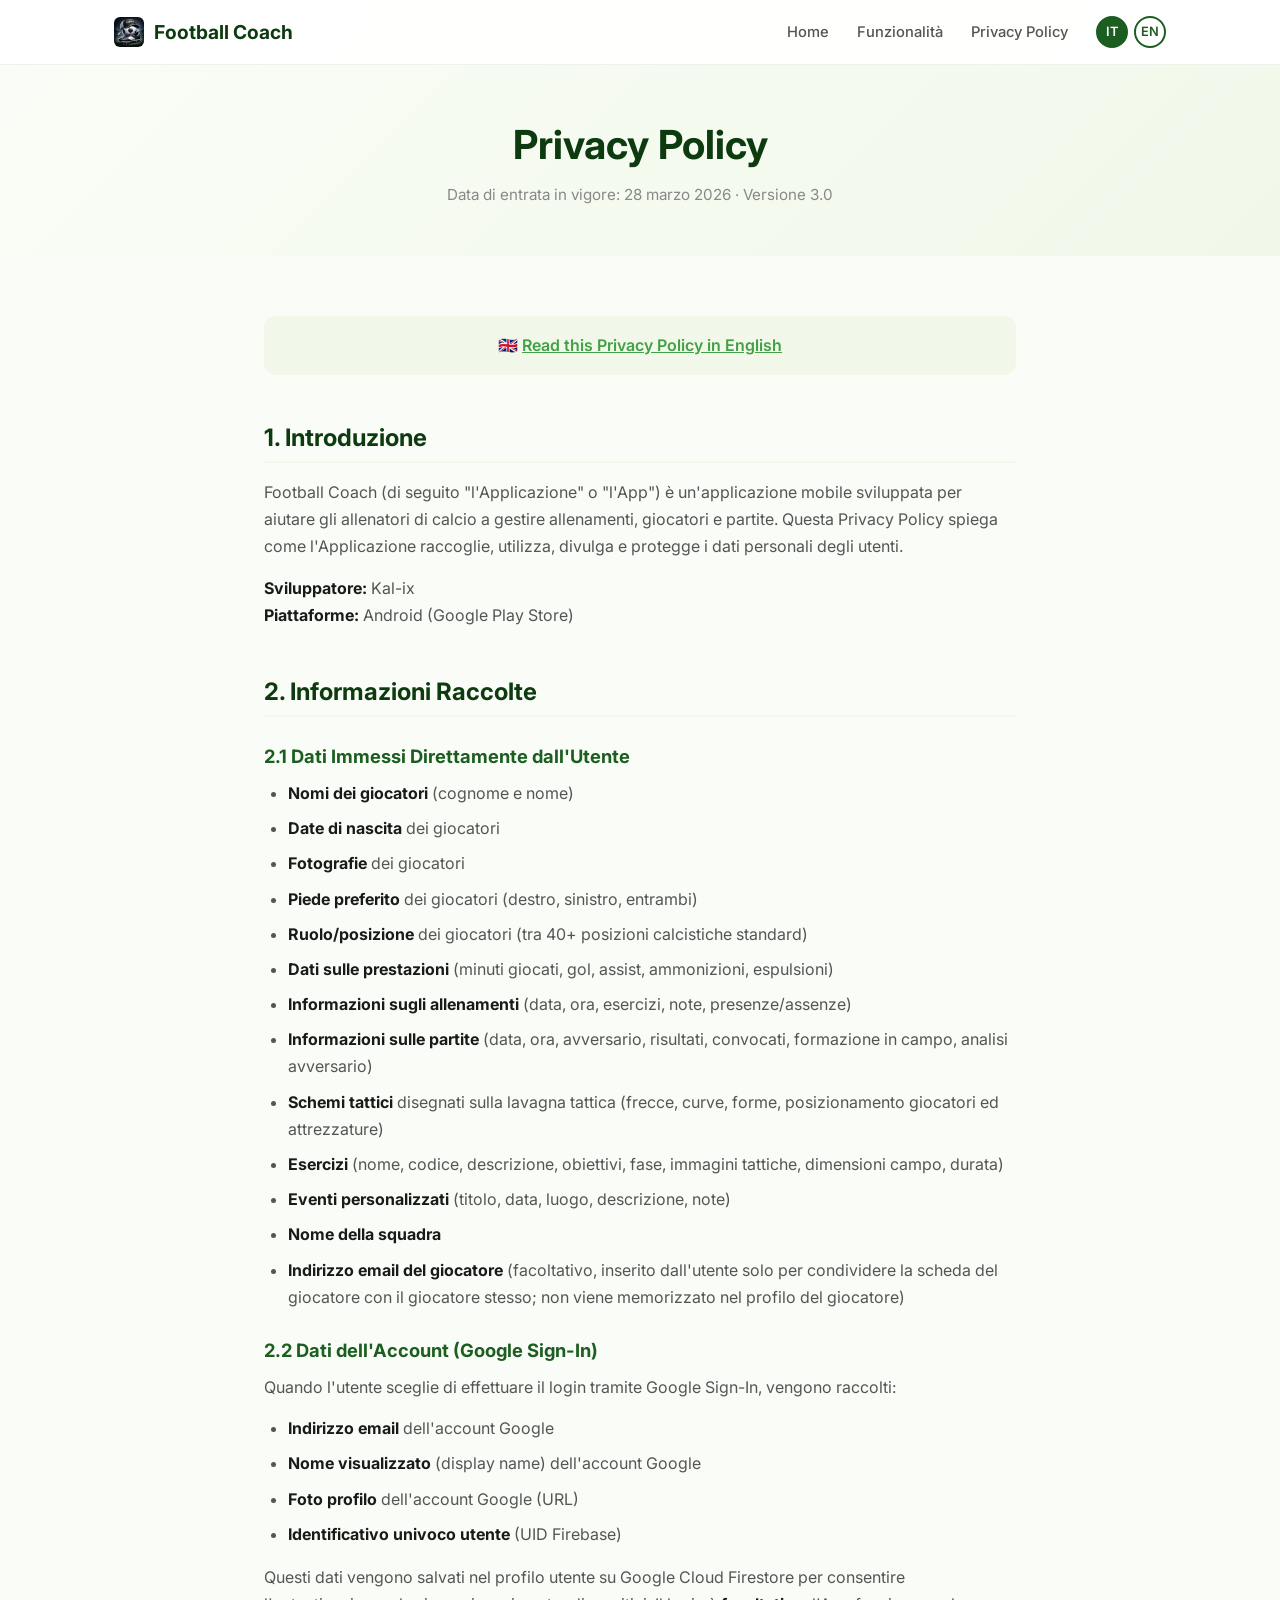
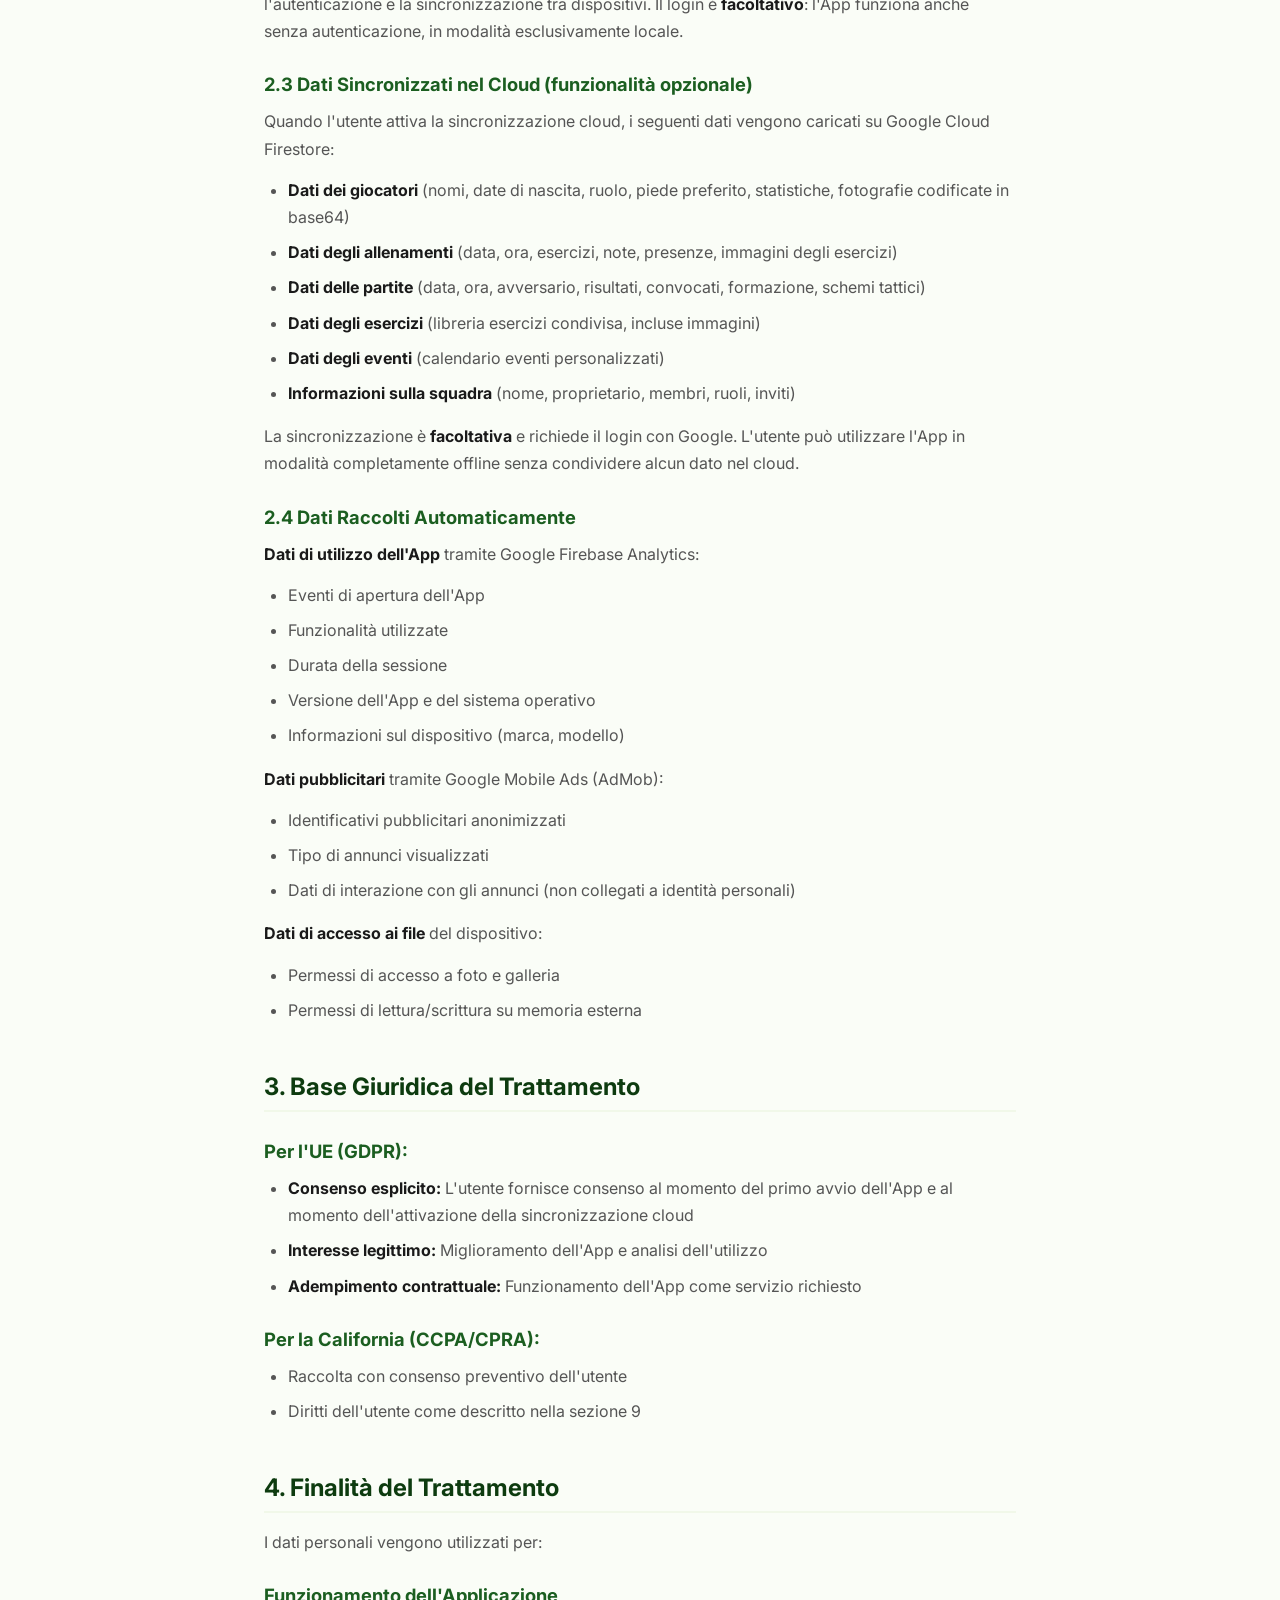
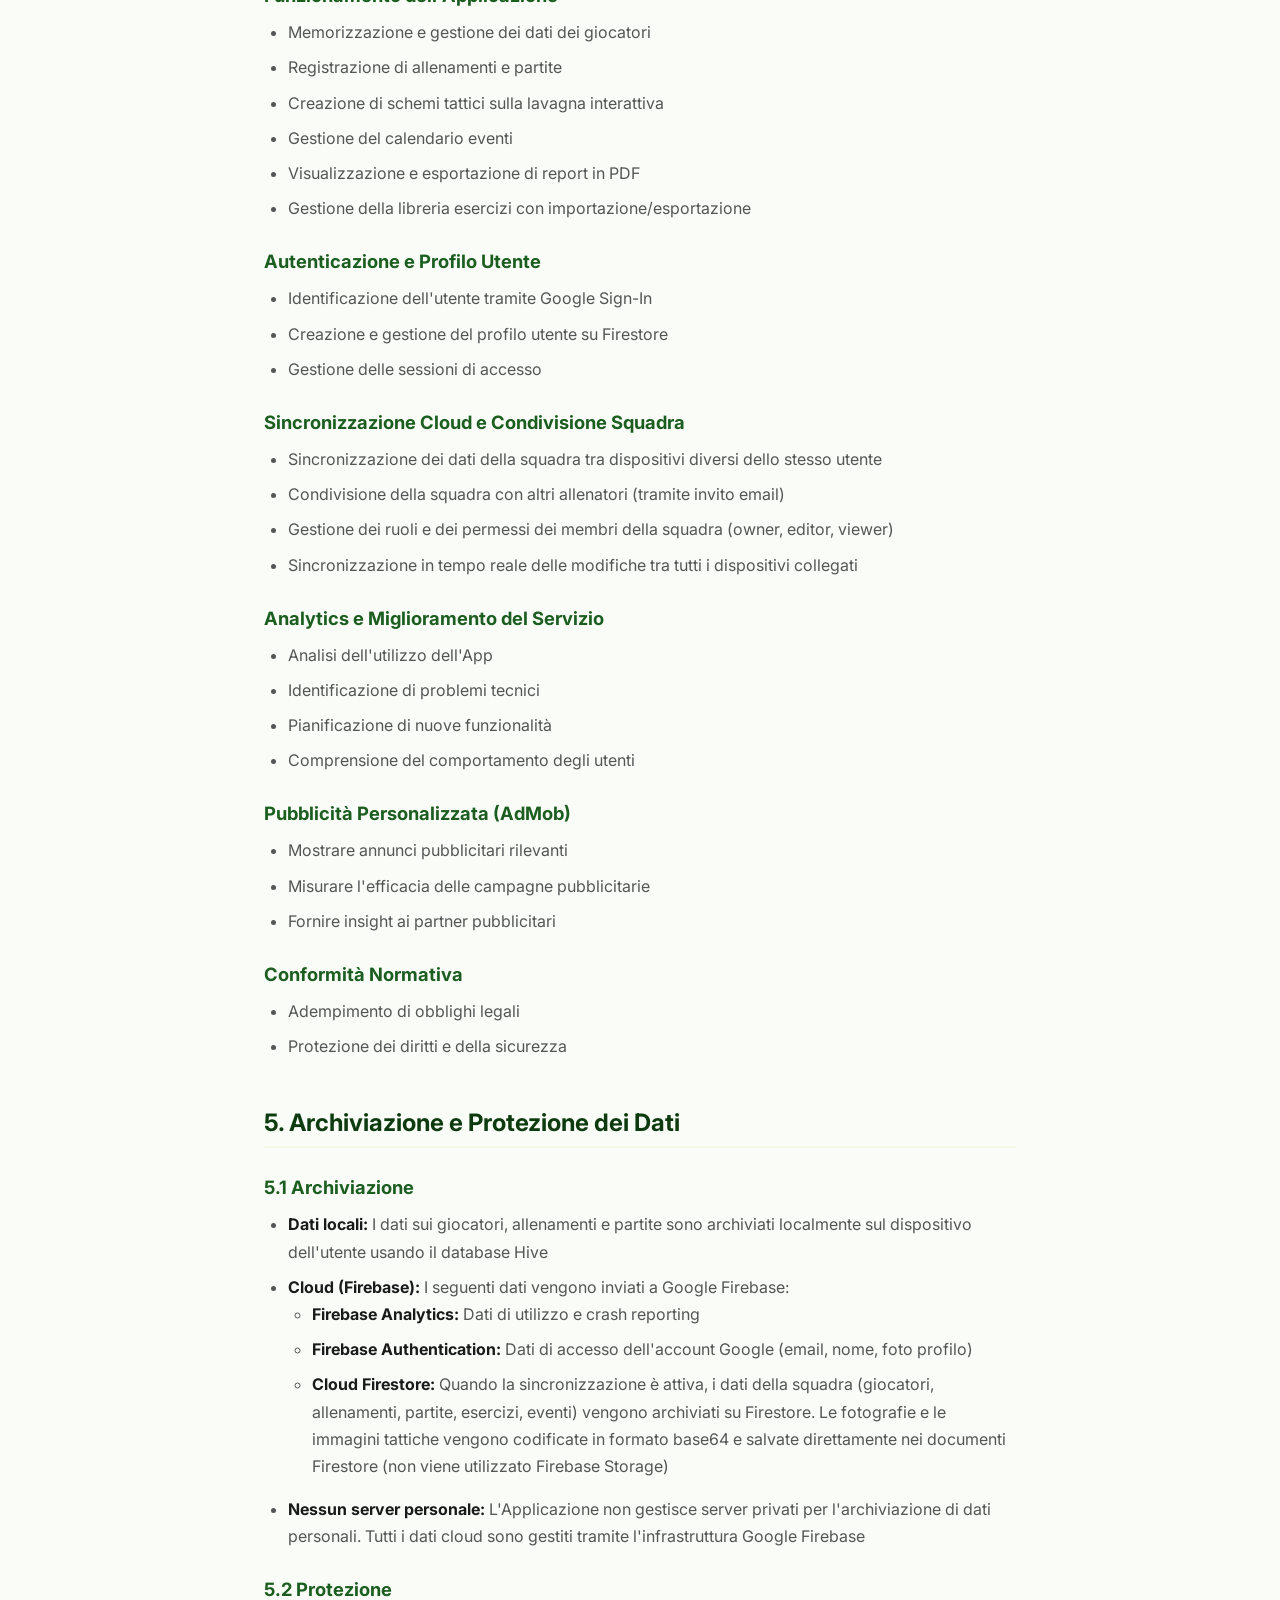
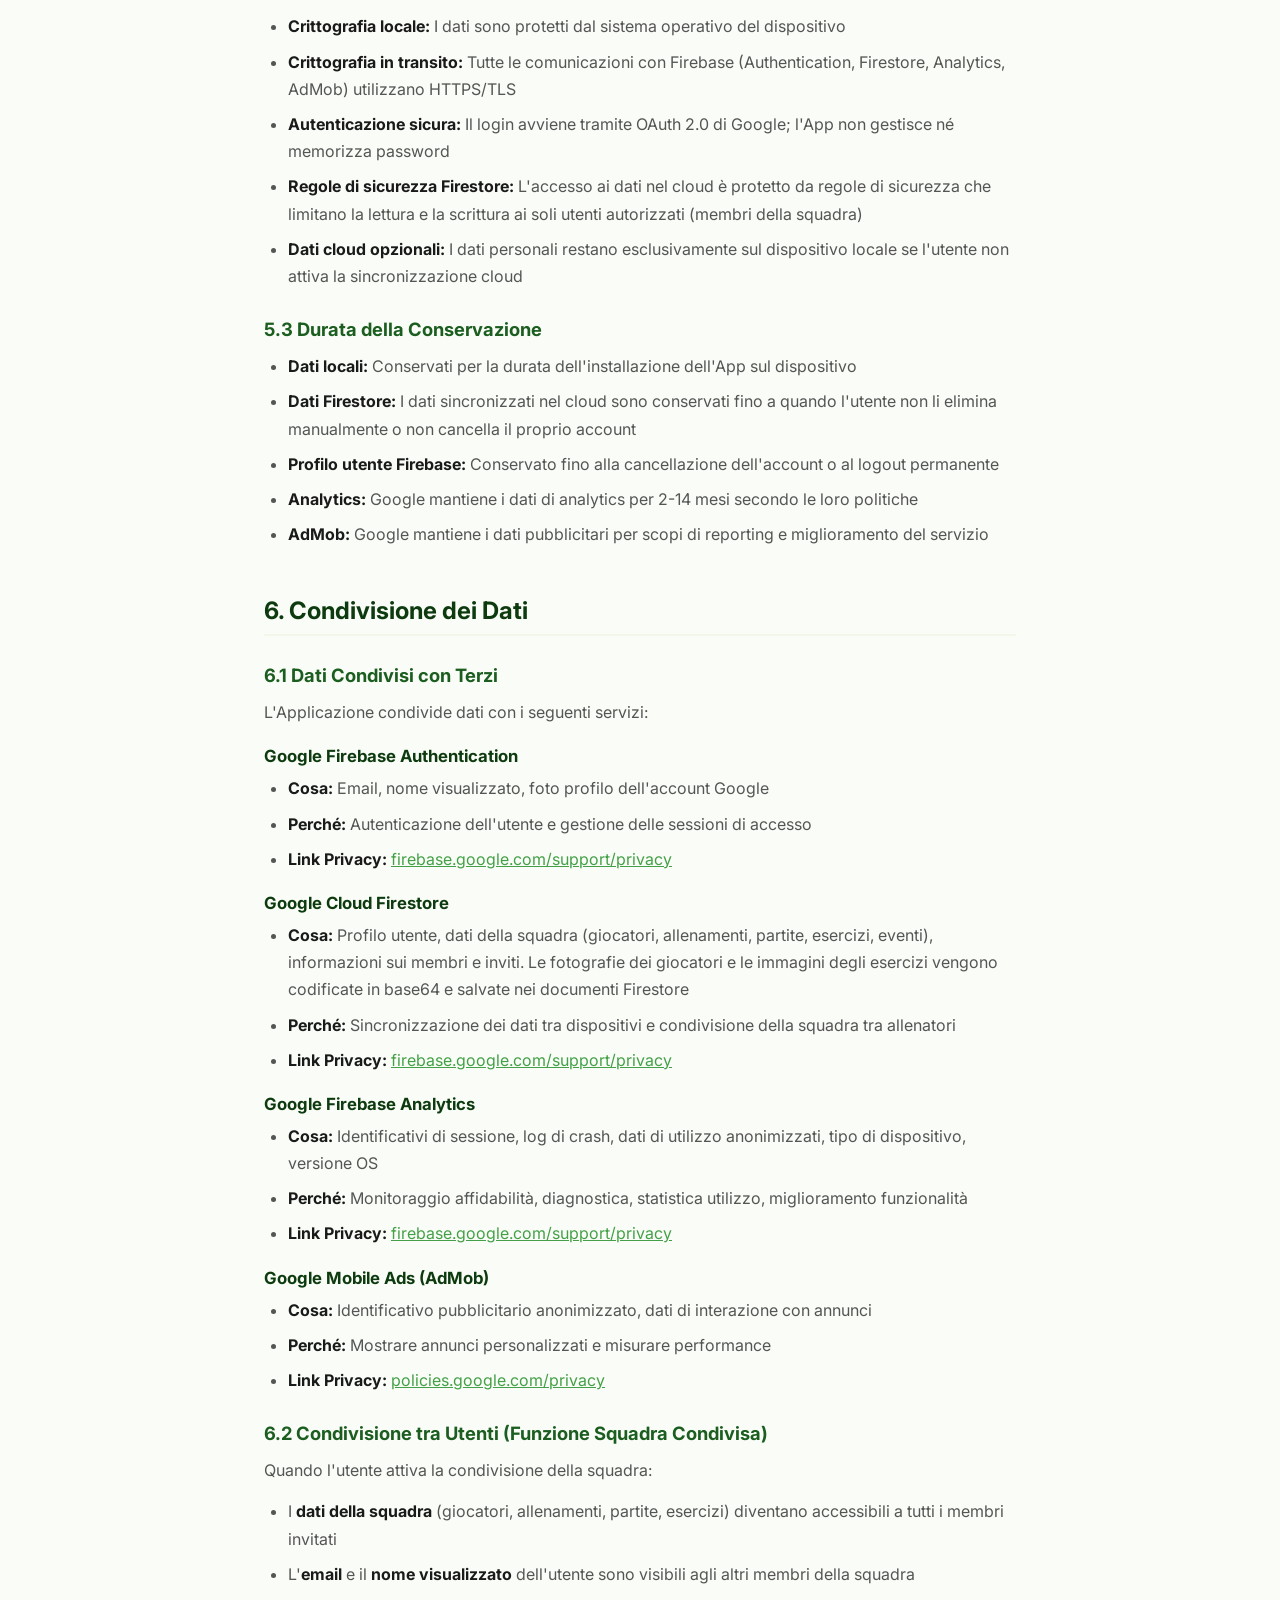
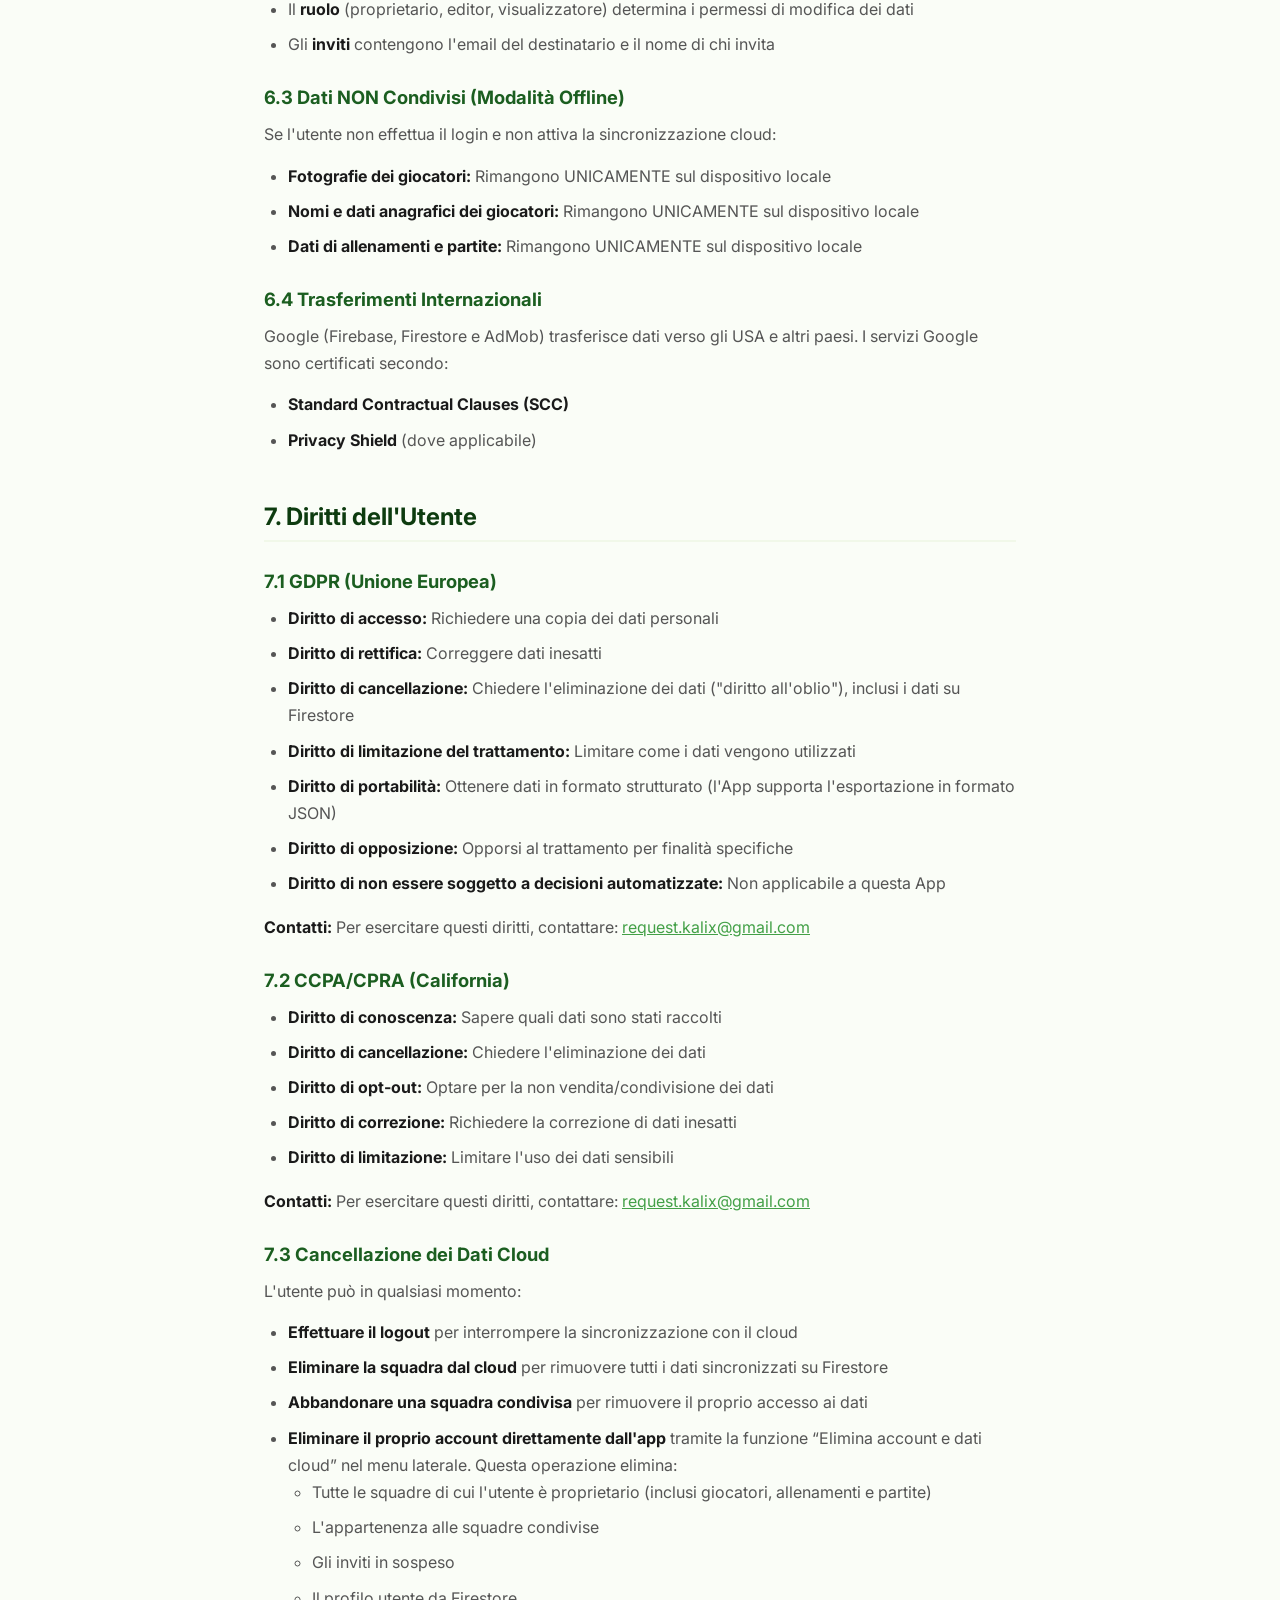
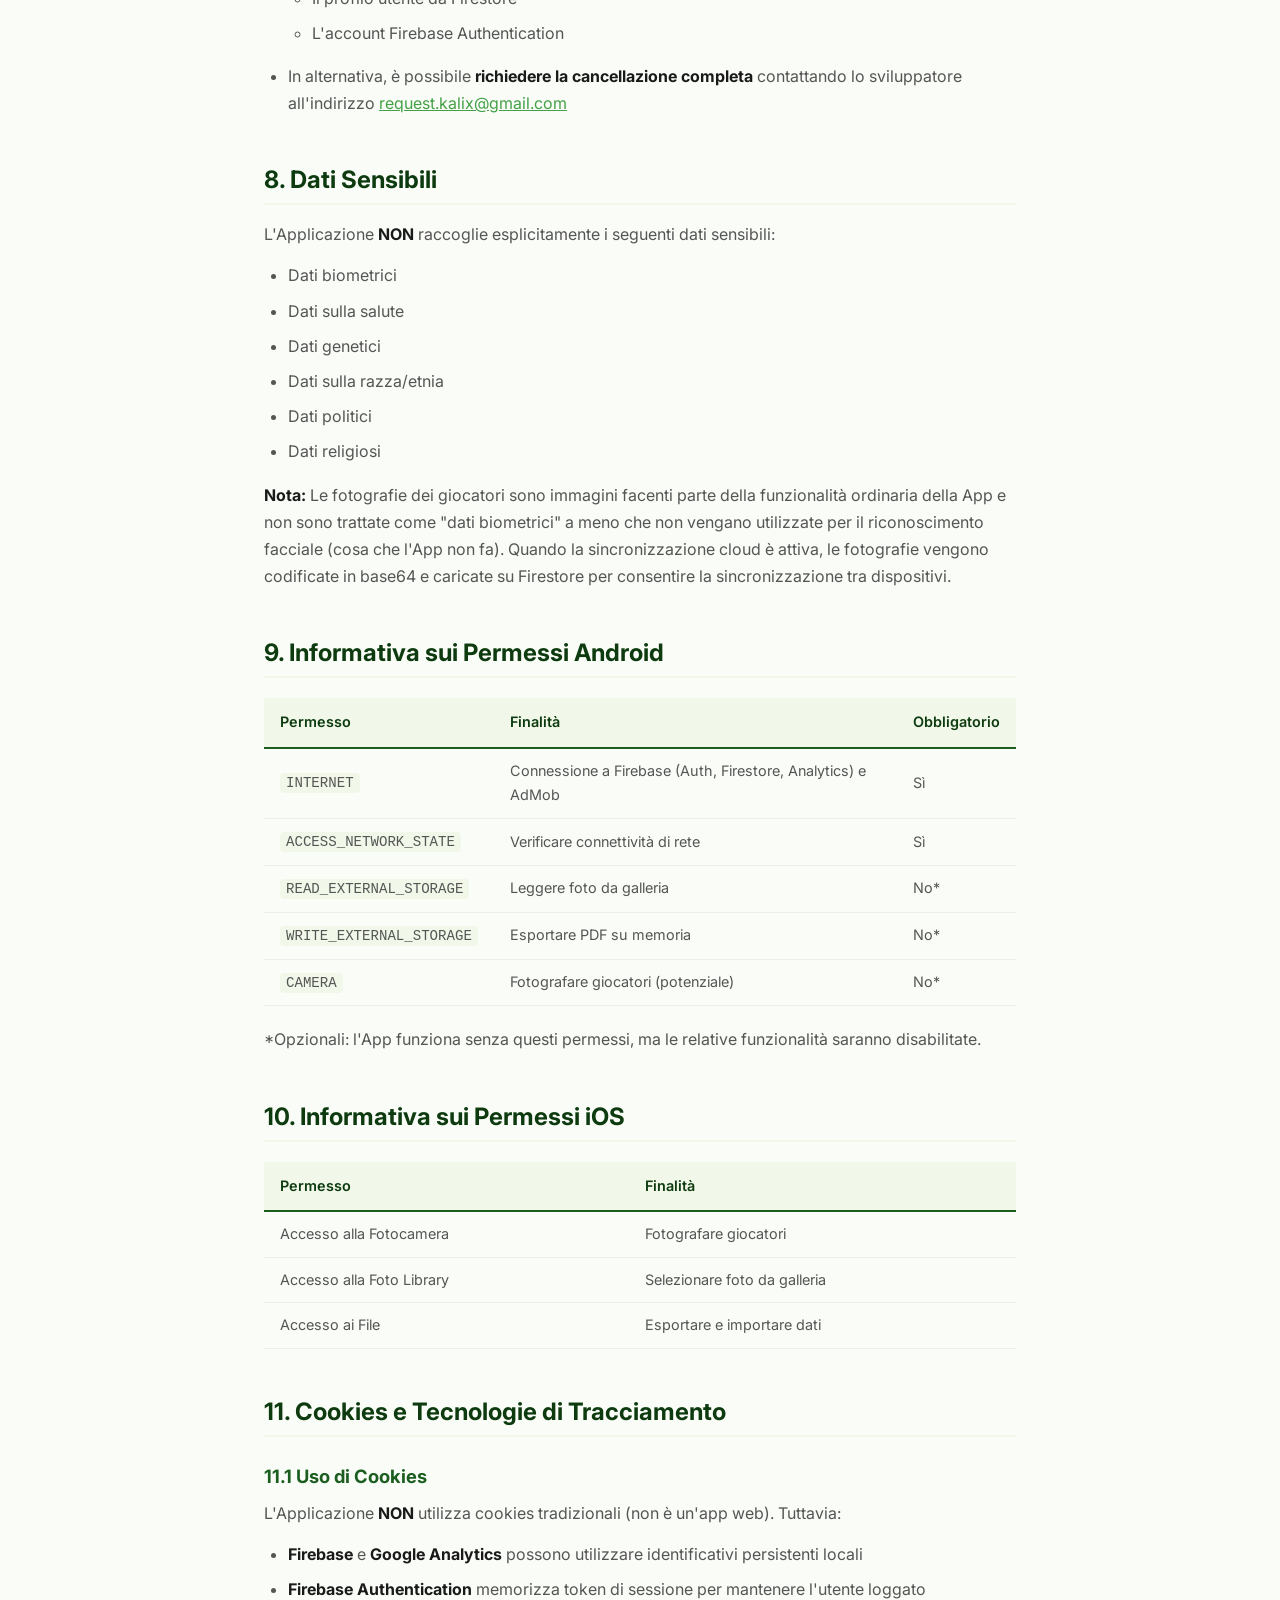
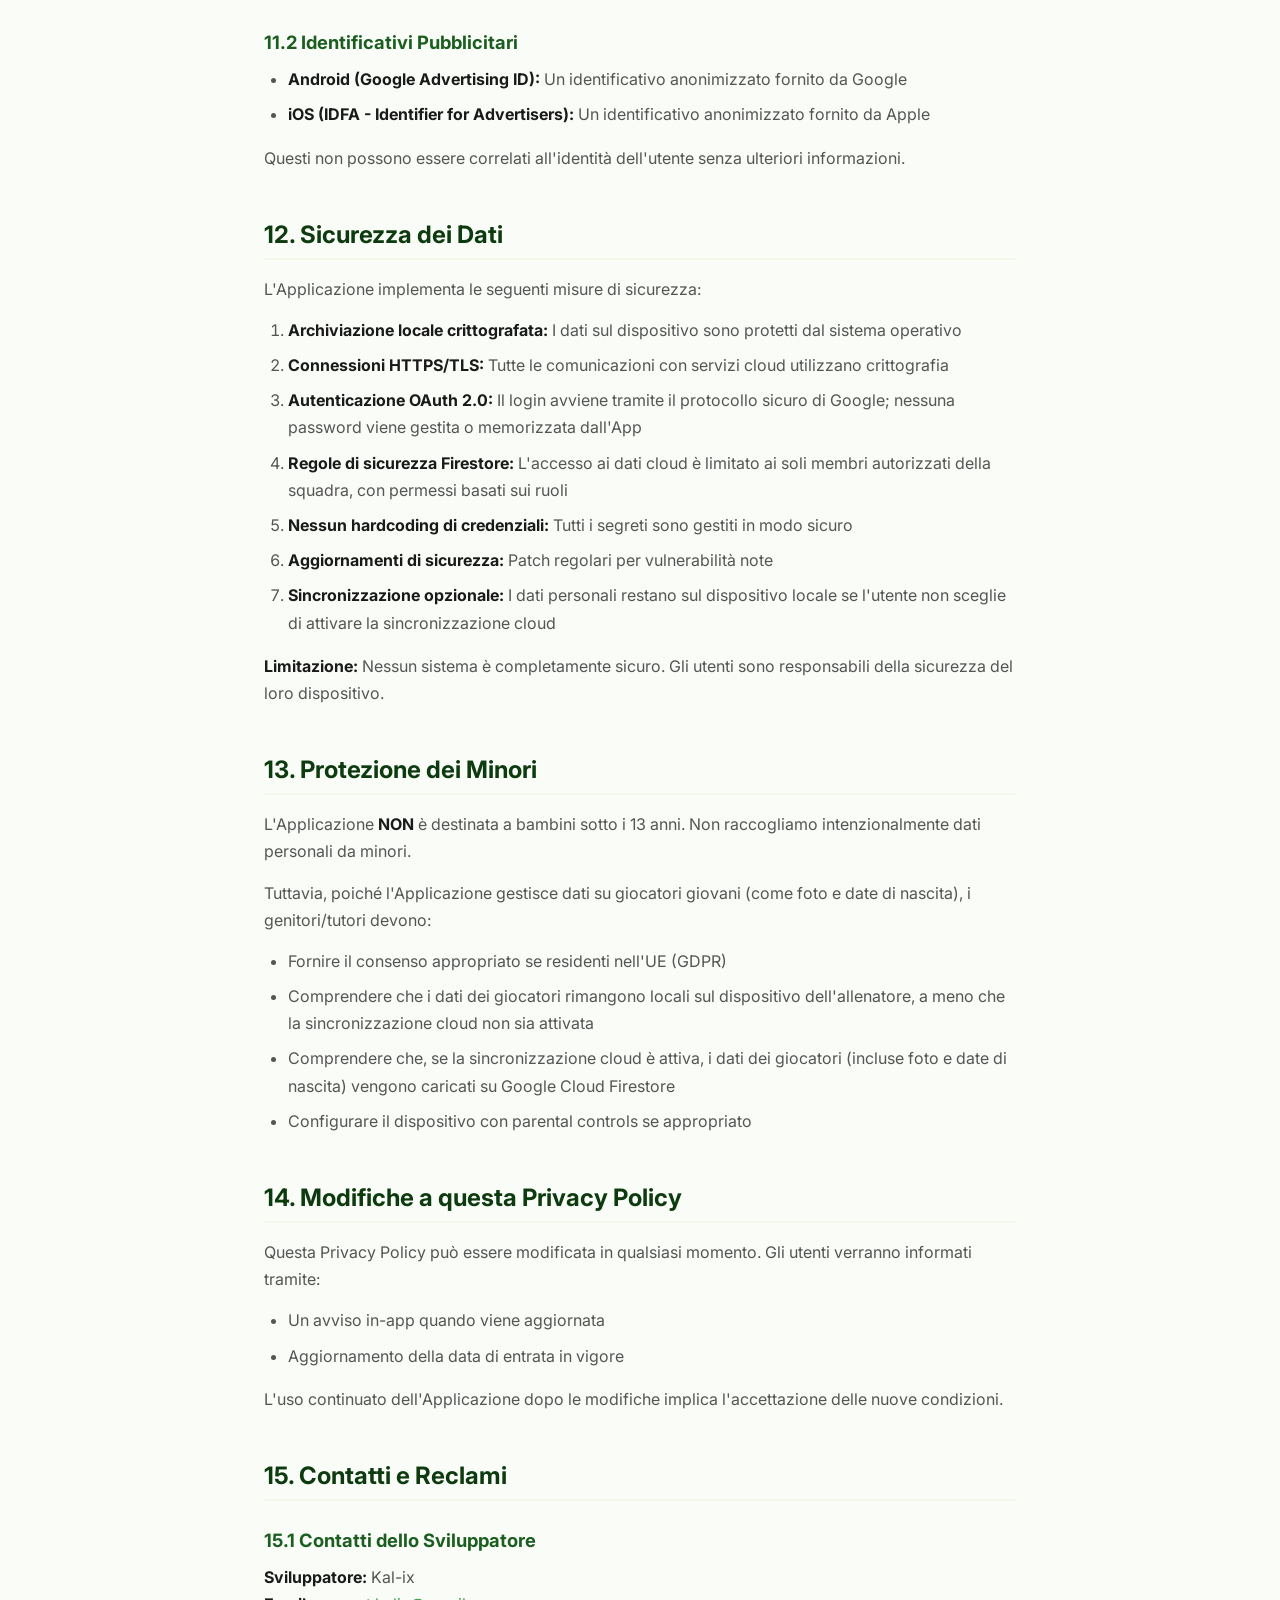
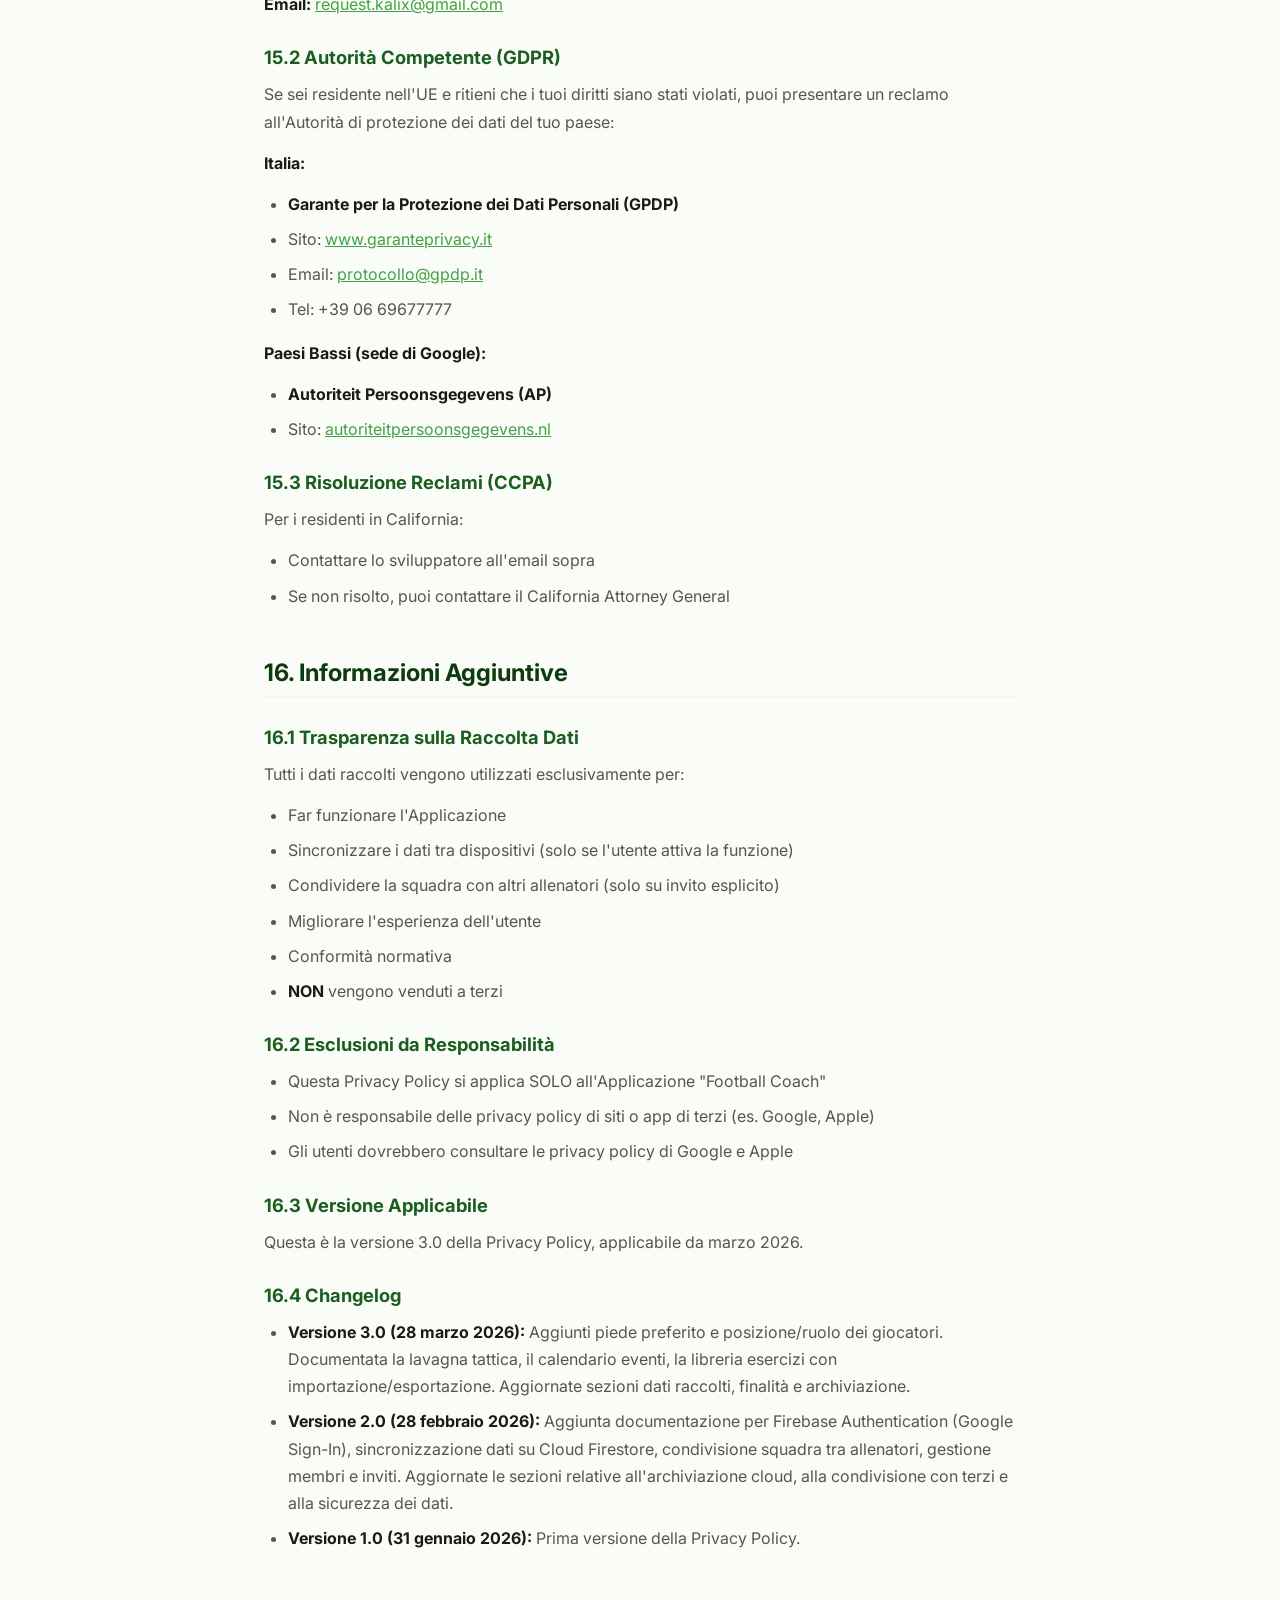
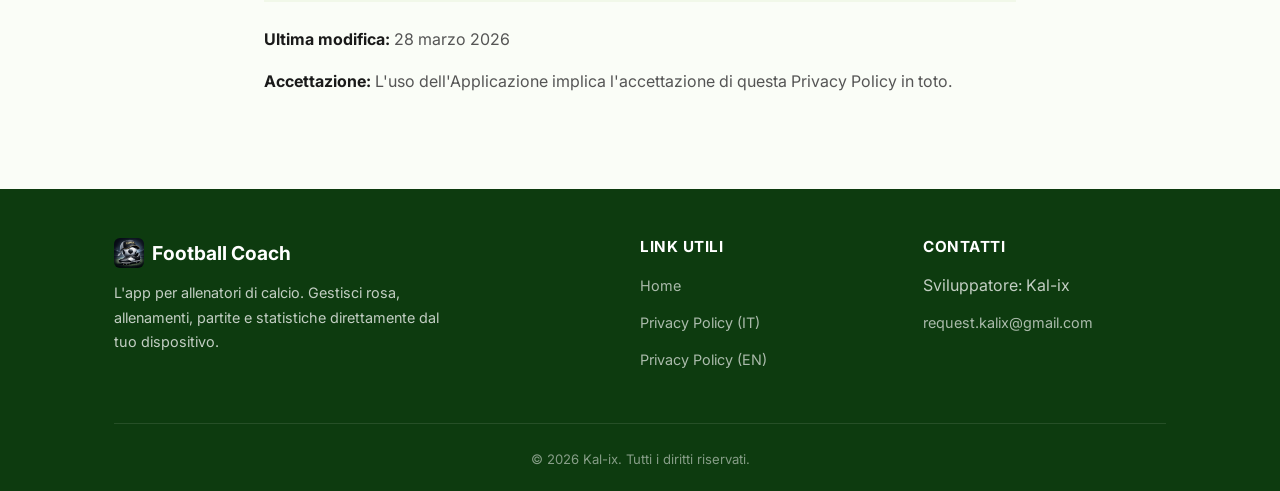
<file: privacy-it.html>
<!DOCTYPE html>
<html lang="it">
<head>
  <meta charset="UTF-8">
  <meta name="viewport" content="width=device-width, initial-scale=1.0">
  <title>Privacy Policy - Football Coach</title>
  <meta name="description" content="Privacy Policy dell'applicazione Football Coach. Informazioni sulla raccolta, utilizzo e protezione dei dati personali.">
  <meta name="author" content="Kal-ix">

  <!-- Fonts -->
  <link rel="preconnect" href="https://fonts.googleapis.com">
  <link rel="preconnect" href="https://fonts.gstatic.com" crossorigin>
  <link href="https://fonts.googleapis.com/css2?family=Inter:wght@400;500;600;700;800&display=swap" rel="stylesheet">

  <!-- CSS -->
  <link rel="stylesheet" href="css/style.css">

  <!-- Favicon -->
  <link rel="icon" type="image/png" href="img/icon.png">
</head>
<body>

  <!-- ======= NAVBAR ======= -->
  <nav class="navbar" id="navbar">
    <div class="container">
      <a href="index.html" class="nav-brand">
        <img src="img/icon.png" alt="Football Coach" width="30" height="30"> Football Coach
      </a>
      <ul class="nav-links" id="navLinks">
        <li><a href="index.html">Home</a></li>
        <li><a href="index.html#features">Funzionalità</a></li>
        <li><a href="privacy-it.html">Privacy Policy</a></li>
        <li>
          <div class="nav-lang">
            <a href="privacy-it.html" class="active" title="Italiano">IT</a>
            <a href="privacy-en.html" title="English">EN</a>
          </div>
        </li>
      </ul>
      <button class="nav-toggle" id="navToggle" aria-label="Menu">
        <span></span><span></span><span></span>
      </button>
    </div>
  </nav>

  <!-- ======= PAGE HEADER ======= -->
  <section class="page-header">
    <div class="container">
      <h1>Privacy Policy</h1>
      <p class="meta">Data di entrata in vigore: 28 marzo 2026 &middot; Versione 3.0</p>
    </div>
  </section>

  <!-- ======= CONTENT ======= -->
  <div class="policy-content">

    <div class="policy-lang-switch">
      🇬🇧 <a href="privacy-en.html">Read this Privacy Policy in English</a>
    </div>

    <h2>1. Introduzione</h2>
    <p>Football Coach (di seguito "l'Applicazione" o "l'App") è un'applicazione mobile sviluppata per aiutare gli allenatori di calcio a gestire allenamenti, giocatori e partite. Questa Privacy Policy spiega come l'Applicazione raccoglie, utilizza, divulga e protegge i dati personali degli utenti.</p>
    <p><strong>Sviluppatore:</strong> Kal-ix<br>
    <strong>Piattaforme:</strong> Android (Google Play Store)</p>

    <h2>2. Informazioni Raccolte</h2>

    <h3>2.1 Dati Immessi Direttamente dall'Utente</h3>
    <ul>
      <li><strong>Nomi dei giocatori</strong> (cognome e nome)</li>
      <li><strong>Date di nascita</strong> dei giocatori</li>
      <li><strong>Fotografie</strong> dei giocatori</li>
      <li><strong>Piede preferito</strong> dei giocatori (destro, sinistro, entrambi)</li>
      <li><strong>Ruolo/posizione</strong> dei giocatori (tra 40+ posizioni calcistiche standard)</li>
      <li><strong>Dati sulle prestazioni</strong> (minuti giocati, gol, assist, ammonizioni, espulsioni)</li>
      <li><strong>Informazioni sugli allenamenti</strong> (data, ora, esercizi, note, presenze/assenze)</li>
      <li><strong>Informazioni sulle partite</strong> (data, ora, avversario, risultati, convocati, formazione in campo, analisi avversario)</li>
      <li><strong>Schemi tattici</strong> disegnati sulla lavagna tattica (frecce, curve, forme, posizionamento giocatori ed attrezzature)</li>
      <li><strong>Esercizi</strong> (nome, codice, descrizione, obiettivi, fase, immagini tattiche, dimensioni campo, durata)</li>
      <li><strong>Eventi personalizzati</strong> (titolo, data, luogo, descrizione, note)</li>
      <li><strong>Nome della squadra</strong></li>
      <li><strong>Indirizzo email del giocatore</strong> (facoltativo, inserito dall'utente solo per condividere la scheda del giocatore con il giocatore stesso; non viene memorizzato nel profilo del giocatore)</li>
    </ul>

    <h3>2.2 Dati dell'Account (Google Sign-In)</h3>
    <p>Quando l'utente sceglie di effettuare il login tramite Google Sign-In, vengono raccolti:</p>
    <ul>
      <li><strong>Indirizzo email</strong> dell'account Google</li>
      <li><strong>Nome visualizzato</strong> (display name) dell'account Google</li>
      <li><strong>Foto profilo</strong> dell'account Google (URL)</li>
      <li><strong>Identificativo univoco utente</strong> (UID Firebase)</li>
    </ul>
    <p>Questi dati vengono salvati nel profilo utente su Google Cloud Firestore per consentire l'autenticazione e la sincronizzazione tra dispositivi. Il login è <strong>facoltativo</strong>: l'App funziona anche senza autenticazione, in modalità esclusivamente locale.</p>

    <h3>2.3 Dati Sincronizzati nel Cloud (funzionalità opzionale)</h3>
    <p>Quando l'utente attiva la sincronizzazione cloud, i seguenti dati vengono caricati su Google Cloud Firestore:</p>
    <ul>
      <li><strong>Dati dei giocatori</strong> (nomi, date di nascita, ruolo, piede preferito, statistiche, fotografie codificate in base64)</li>
      <li><strong>Dati degli allenamenti</strong> (data, ora, esercizi, note, presenze, immagini degli esercizi)</li>
      <li><strong>Dati delle partite</strong> (data, ora, avversario, risultati, convocati, formazione, schemi tattici)</li>
      <li><strong>Dati degli esercizi</strong> (libreria esercizi condivisa, incluse immagini)</li>
      <li><strong>Dati degli eventi</strong> (calendario eventi personalizzati)</li>
      <li><strong>Informazioni sulla squadra</strong> (nome, proprietario, membri, ruoli, inviti)</li>
    </ul>
    <p>La sincronizzazione è <strong>facoltativa</strong> e richiede il login con Google. L'utente può utilizzare l'App in modalità completamente offline senza condividere alcun dato nel cloud.</p>

    <h3>2.4 Dati Raccolti Automaticamente</h3>
    <p><strong>Dati di utilizzo dell'App</strong> tramite Google Firebase Analytics:</p>
    <ul>
      <li>Eventi di apertura dell'App</li>
      <li>Funzionalità utilizzate</li>
      <li>Durata della sessione</li>
      <li>Versione dell'App e del sistema operativo</li>
      <li>Informazioni sul dispositivo (marca, modello)</li>
    </ul>

    <p><strong>Dati pubblicitari</strong> tramite Google Mobile Ads (AdMob):</p>
    <ul>
      <li>Identificativi pubblicitari anonimizzati</li>
      <li>Tipo di annunci visualizzati</li>
      <li>Dati di interazione con gli annunci (non collegati a identità personali)</li>
    </ul>

    <p><strong>Dati di accesso ai file</strong> del dispositivo:</p>
    <ul>
      <li>Permessi di accesso a foto e galleria</li>
      <li>Permessi di lettura/scrittura su memoria esterna</li>
    </ul>

    <h2>3. Base Giuridica del Trattamento</h2>

    <h3>Per l'UE (GDPR):</h3>
    <ul>
      <li><strong>Consenso esplicito:</strong> L'utente fornisce consenso al momento del primo avvio dell'App e al momento dell'attivazione della sincronizzazione cloud</li>
      <li><strong>Interesse legittimo:</strong> Miglioramento dell'App e analisi dell'utilizzo</li>
      <li><strong>Adempimento contrattuale:</strong> Funzionamento dell'App come servizio richiesto</li>
    </ul>

    <h3>Per la California (CCPA/CPRA):</h3>
    <ul>
      <li>Raccolta con consenso preventivo dell'utente</li>
      <li>Diritti dell'utente come descritto nella sezione 9</li>
    </ul>

    <h2>4. Finalità del Trattamento</h2>
    <p>I dati personali vengono utilizzati per:</p>

    <h3>Funzionamento dell'Applicazione</h3>
    <ul>
      <li>Memorizzazione e gestione dei dati dei giocatori</li>
      <li>Registrazione di allenamenti e partite</li>
      <li>Creazione di schemi tattici sulla lavagna interattiva</li>
      <li>Gestione del calendario eventi</li>
      <li>Visualizzazione e esportazione di report in PDF</li>
      <li>Gestione della libreria esercizi con importazione/esportazione</li>
    </ul>

    <h3>Autenticazione e Profilo Utente</h3>
    <ul>
      <li>Identificazione dell'utente tramite Google Sign-In</li>
      <li>Creazione e gestione del profilo utente su Firestore</li>
      <li>Gestione delle sessioni di accesso</li>
    </ul>

    <h3>Sincronizzazione Cloud e Condivisione Squadra</h3>
    <ul>
      <li>Sincronizzazione dei dati della squadra tra dispositivi diversi dello stesso utente</li>
      <li>Condivisione della squadra con altri allenatori (tramite invito email)</li>
      <li>Gestione dei ruoli e dei permessi dei membri della squadra (owner, editor, viewer)</li>
      <li>Sincronizzazione in tempo reale delle modifiche tra tutti i dispositivi collegati</li>
    </ul>

    <h3>Analytics e Miglioramento del Servizio</h3>
    <ul>
      <li>Analisi dell'utilizzo dell'App</li>
      <li>Identificazione di problemi tecnici</li>
      <li>Pianificazione di nuove funzionalità</li>
      <li>Comprensione del comportamento degli utenti</li>
    </ul>

    <h3>Pubblicità Personalizzata (AdMob)</h3>
    <ul>
      <li>Mostrare annunci pubblicitari rilevanti</li>
      <li>Misurare l'efficacia delle campagne pubblicitarie</li>
      <li>Fornire insight ai partner pubblicitari</li>
    </ul>

    <h3>Conformità Normativa</h3>
    <ul>
      <li>Adempimento di obblighi legali</li>
      <li>Protezione dei diritti e della sicurezza</li>
    </ul>

    <h2>5. Archiviazione e Protezione dei Dati</h2>

    <h3>5.1 Archiviazione</h3>
    <ul>
      <li><strong>Dati locali:</strong> I dati sui giocatori, allenamenti e partite sono archiviati localmente sul dispositivo dell'utente usando il database Hive</li>
      <li><strong>Cloud (Firebase):</strong> I seguenti dati vengono inviati a Google Firebase:
        <ul>
          <li><strong>Firebase Analytics:</strong> Dati di utilizzo e crash reporting</li>
          <li><strong>Firebase Authentication:</strong> Dati di accesso dell'account Google (email, nome, foto profilo)</li>
          <li><strong>Cloud Firestore:</strong> Quando la sincronizzazione è attiva, i dati della squadra (giocatori, allenamenti, partite, esercizi, eventi) vengono archiviati su Firestore. Le fotografie e le immagini tattiche vengono codificate in formato base64 e salvate direttamente nei documenti Firestore (non viene utilizzato Firebase Storage)</li>
        </ul>
      </li>
      <li><strong>Nessun server personale:</strong> L'Applicazione non gestisce server privati per l'archiviazione di dati personali. Tutti i dati cloud sono gestiti tramite l'infrastruttura Google Firebase</li>
    </ul>

    <h3>5.2 Protezione</h3>
    <ul>
      <li><strong>Crittografia locale:</strong> I dati sono protetti dal sistema operativo del dispositivo</li>
      <li><strong>Crittografia in transito:</strong> Tutte le comunicazioni con Firebase (Authentication, Firestore, Analytics, AdMob) utilizzano HTTPS/TLS</li>
      <li><strong>Autenticazione sicura:</strong> Il login avviene tramite OAuth 2.0 di Google; l'App non gestisce né memorizza password</li>
      <li><strong>Regole di sicurezza Firestore:</strong> L'accesso ai dati nel cloud è protetto da regole di sicurezza che limitano la lettura e la scrittura ai soli utenti autorizzati (membri della squadra)</li>
      <li><strong>Dati cloud opzionali:</strong> I dati personali restano esclusivamente sul dispositivo locale se l'utente non attiva la sincronizzazione cloud</li>
    </ul>

    <h3>5.3 Durata della Conservazione</h3>
    <ul>
      <li><strong>Dati locali:</strong> Conservati per la durata dell'installazione dell'App sul dispositivo</li>
      <li><strong>Dati Firestore:</strong> I dati sincronizzati nel cloud sono conservati fino a quando l'utente non li elimina manualmente o non cancella il proprio account</li>
      <li><strong>Profilo utente Firebase:</strong> Conservato fino alla cancellazione dell'account o al logout permanente</li>
      <li><strong>Analytics:</strong> Google mantiene i dati di analytics per 2-14 mesi secondo le loro politiche</li>
      <li><strong>AdMob:</strong> Google mantiene i dati pubblicitari per scopi di reporting e miglioramento del servizio</li>
    </ul>

    <h2>6. Condivisione dei Dati</h2>

    <h3>6.1 Dati Condivisi con Terzi</h3>
    <p>L'Applicazione condivide dati con i seguenti servizi:</p>

    <h4>Google Firebase Authentication</h4>
    <ul>
      <li><strong>Cosa:</strong> Email, nome visualizzato, foto profilo dell'account Google</li>
      <li><strong>Perché:</strong> Autenticazione dell'utente e gestione delle sessioni di accesso</li>
      <li><strong>Link Privacy:</strong> <a href="https://firebase.google.com/support/privacy" target="_blank" rel="noopener">firebase.google.com/support/privacy</a></li>
    </ul>

    <h4>Google Cloud Firestore</h4>
    <ul>
      <li><strong>Cosa:</strong> Profilo utente, dati della squadra (giocatori, allenamenti, partite, esercizi, eventi), informazioni sui membri e inviti. Le fotografie dei giocatori e le immagini degli esercizi vengono codificate in base64 e salvate nei documenti Firestore</li>
      <li><strong>Perché:</strong> Sincronizzazione dei dati tra dispositivi e condivisione della squadra tra allenatori</li>
      <li><strong>Link Privacy:</strong> <a href="https://firebase.google.com/support/privacy" target="_blank" rel="noopener">firebase.google.com/support/privacy</a></li>
    </ul>

    <h4>Google Firebase Analytics</h4>
    <ul>
      <li><strong>Cosa:</strong> Identificativi di sessione, log di crash, dati di utilizzo anonimizzati, tipo di dispositivo, versione OS</li>
      <li><strong>Perché:</strong> Monitoraggio affidabilità, diagnostica, statistica utilizzo, miglioramento funzionalità</li>
      <li><strong>Link Privacy:</strong> <a href="https://firebase.google.com/support/privacy" target="_blank" rel="noopener">firebase.google.com/support/privacy</a></li>
    </ul>

    <h4>Google Mobile Ads (AdMob)</h4>
    <ul>
      <li><strong>Cosa:</strong> Identificativo pubblicitario anonimizzato, dati di interazione con annunci</li>
      <li><strong>Perché:</strong> Mostrare annunci personalizzati e misurare performance</li>
      <li><strong>Link Privacy:</strong> <a href="https://policies.google.com/privacy" target="_blank" rel="noopener">policies.google.com/privacy</a></li>
    </ul>

    <h3>6.2 Condivisione tra Utenti (Funzione Squadra Condivisa)</h3>
    <p>Quando l'utente attiva la condivisione della squadra:</p>
    <ul>
      <li>I <strong>dati della squadra</strong> (giocatori, allenamenti, partite, esercizi) diventano accessibili a tutti i membri invitati</li>
      <li>L'<strong>email</strong> e il <strong>nome visualizzato</strong> dell'utente sono visibili agli altri membri della squadra</li>
      <li>Il <strong>ruolo</strong> (proprietario, editor, visualizzatore) determina i permessi di modifica dei dati</li>
      <li>Gli <strong>inviti</strong> contengono l'email del destinatario e il nome di chi invita</li>
    </ul>

    <h3>6.3 Dati NON Condivisi (Modalità Offline)</h3>
    <p>Se l'utente non effettua il login e non attiva la sincronizzazione cloud:</p>
    <ul>
      <li><strong>Fotografie dei giocatori:</strong> Rimangono UNICAMENTE sul dispositivo locale</li>
      <li><strong>Nomi e dati anagrafici dei giocatori:</strong> Rimangono UNICAMENTE sul dispositivo locale</li>
      <li><strong>Dati di allenamenti e partite:</strong> Rimangono UNICAMENTE sul dispositivo locale</li>
    </ul>

    <h3>6.4 Trasferimenti Internazionali</h3>
    <p>Google (Firebase, Firestore e AdMob) trasferisce dati verso gli USA e altri paesi. I servizi Google sono certificati secondo:</p>
    <ul>
      <li><strong>Standard Contractual Clauses (SCC)</strong></li>
      <li><strong>Privacy Shield</strong> (dove applicabile)</li>
    </ul>

    <h2>7. Diritti dell'Utente</h2>

    <h3>7.1 GDPR (Unione Europea)</h3>
    <ul>
      <li><strong>Diritto di accesso:</strong> Richiedere una copia dei dati personali</li>
      <li><strong>Diritto di rettifica:</strong> Correggere dati inesatti</li>
      <li><strong>Diritto di cancellazione:</strong> Chiedere l'eliminazione dei dati ("diritto all'oblio"), inclusi i dati su Firestore</li>
      <li><strong>Diritto di limitazione del trattamento:</strong> Limitare come i dati vengono utilizzati</li>
      <li><strong>Diritto di portabilità:</strong> Ottenere dati in formato strutturato (l'App supporta l'esportazione in formato JSON)</li>
      <li><strong>Diritto di opposizione:</strong> Opporsi al trattamento per finalità specifiche</li>
      <li><strong>Diritto di non essere soggetto a decisioni automatizzate:</strong> Non applicabile a questa App</li>
    </ul>
    <p><strong>Contatti:</strong> Per esercitare questi diritti, contattare: <a href="mailto:request.kalix@gmail.com">request.kalix@gmail.com</a></p>

    <h3>7.2 CCPA/CPRA (California)</h3>
    <ul>
      <li><strong>Diritto di conoscenza:</strong> Sapere quali dati sono stati raccolti</li>
      <li><strong>Diritto di cancellazione:</strong> Chiedere l'eliminazione dei dati</li>
      <li><strong>Diritto di opt-out:</strong> Optare per la non vendita/condivisione dei dati</li>
      <li><strong>Diritto di correzione:</strong> Richiedere la correzione di dati inesatti</li>
      <li><strong>Diritto di limitazione:</strong> Limitare l'uso dei dati sensibili</li>
    </ul>
    <p><strong>Contatti:</strong> Per esercitare questi diritti, contattare: <a href="mailto:request.kalix@gmail.com">request.kalix@gmail.com</a></p>

    <h3>7.3 Cancellazione dei Dati Cloud</h3>
    <p>L'utente può in qualsiasi momento:</p>
    <ul>
      <li><strong>Effettuare il logout</strong> per interrompere la sincronizzazione con il cloud</li>
      <li><strong>Eliminare la squadra dal cloud</strong> per rimuovere tutti i dati sincronizzati su Firestore</li>
      <li><strong>Abbandonare una squadra condivisa</strong> per rimuovere il proprio accesso ai dati</li>
      <li><strong>Eliminare il proprio account direttamente dall'app</strong> tramite la funzione &ldquo;Elimina account e dati cloud&rdquo; nel menu laterale. Questa operazione elimina:
        <ul>
          <li>Tutte le squadre di cui l'utente è proprietario (inclusi giocatori, allenamenti e partite)</li>
          <li>L'appartenenza alle squadre condivise</li>
          <li>Gli inviti in sospeso</li>
          <li>Il profilo utente da Firestore</li>
          <li>L'account Firebase Authentication</li>
        </ul>
      </li>
      <li>In alternativa, è possibile <strong>richiedere la cancellazione completa</strong> contattando lo sviluppatore all'indirizzo <a href="mailto:request.kalix@gmail.com">request.kalix@gmail.com</a></li>
    </ul>

    <h2>8. Dati Sensibili</h2>
    <p>L'Applicazione <strong>NON</strong> raccoglie esplicitamente i seguenti dati sensibili:</p>
    <ul>
      <li>Dati biometrici</li>
      <li>Dati sulla salute</li>
      <li>Dati genetici</li>
      <li>Dati sulla razza/etnia</li>
      <li>Dati politici</li>
      <li>Dati religiosi</li>
    </ul>
    <p><strong>Nota:</strong> Le fotografie dei giocatori sono immagini facenti parte della funzionalità ordinaria della App e non sono trattate come "dati biometrici" a meno che non vengano utilizzate per il riconoscimento facciale (cosa che l'App non fa). Quando la sincronizzazione cloud è attiva, le fotografie vengono codificate in base64 e caricate su Firestore per consentire la sincronizzazione tra dispositivi.</p>

    <h2>9. Informativa sui Permessi Android</h2>
    <table>
      <thead>
        <tr>
          <th>Permesso</th>
          <th>Finalità</th>
          <th>Obbligatorio</th>
        </tr>
      </thead>
      <tbody>
        <tr>
          <td><code>INTERNET</code></td>
          <td>Connessione a Firebase (Auth, Firestore, Analytics) e AdMob</td>
          <td>Sì</td>
        </tr>
        <tr>
          <td><code>ACCESS_NETWORK_STATE</code></td>
          <td>Verificare connettività di rete</td>
          <td>Sì</td>
        </tr>
        <tr>
          <td><code>READ_EXTERNAL_STORAGE</code></td>
          <td>Leggere foto da galleria</td>
          <td>No*</td>
        </tr>
        <tr>
          <td><code>WRITE_EXTERNAL_STORAGE</code></td>
          <td>Esportare PDF su memoria</td>
          <td>No*</td>
        </tr>
        <tr>
          <td><code>CAMERA</code></td>
          <td>Fotografare giocatori (potenziale)</td>
          <td>No*</td>
        </tr>
      </tbody>
    </table>
    <p>*Opzionali: l'App funziona senza questi permessi, ma le relative funzionalità saranno disabilitate.</p>

    <h2>10. Informativa sui Permessi iOS</h2>
    <table>
      <thead>
        <tr>
          <th>Permesso</th>
          <th>Finalità</th>
        </tr>
      </thead>
      <tbody>
        <tr>
          <td>Accesso alla Fotocamera</td>
          <td>Fotografare giocatori</td>
        </tr>
        <tr>
          <td>Accesso alla Foto Library</td>
          <td>Selezionare foto da galleria</td>
        </tr>
        <tr>
          <td>Accesso ai File</td>
          <td>Esportare e importare dati</td>
        </tr>
      </tbody>
    </table>

    <h2>11. Cookies e Tecnologie di Tracciamento</h2>

    <h3>11.1 Uso di Cookies</h3>
    <p>L'Applicazione <strong>NON</strong> utilizza cookies tradizionali (non è un'app web). Tuttavia:</p>
    <ul>
      <li><strong>Firebase</strong> e <strong>Google Analytics</strong> possono utilizzare identificativi persistenti locali</li>
      <li><strong>Firebase Authentication</strong> memorizza token di sessione per mantenere l'utente loggato</li>
    </ul>

    <h3>11.2 Identificativi Pubblicitari</h3>
    <ul>
      <li><strong>Android (Google Advertising ID):</strong> Un identificativo anonimizzato fornito da Google</li>
      <li><strong>iOS (IDFA - Identifier for Advertisers):</strong> Un identificativo anonimizzato fornito da Apple</li>
    </ul>
    <p>Questi non possono essere correlati all'identità dell'utente senza ulteriori informazioni.</p>

    <h2>12. Sicurezza dei Dati</h2>
    <p>L'Applicazione implementa le seguenti misure di sicurezza:</p>
    <ol>
      <li><strong>Archiviazione locale crittografata:</strong> I dati sul dispositivo sono protetti dal sistema operativo</li>
      <li><strong>Connessioni HTTPS/TLS:</strong> Tutte le comunicazioni con servizi cloud utilizzano crittografia</li>
      <li><strong>Autenticazione OAuth 2.0:</strong> Il login avviene tramite il protocollo sicuro di Google; nessuna password viene gestita o memorizzata dall'App</li>
      <li><strong>Regole di sicurezza Firestore:</strong> L'accesso ai dati cloud è limitato ai soli membri autorizzati della squadra, con permessi basati sui ruoli</li>
      <li><strong>Nessun hardcoding di credenziali:</strong> Tutti i segreti sono gestiti in modo sicuro</li>
      <li><strong>Aggiornamenti di sicurezza:</strong> Patch regolari per vulnerabilità note</li>
      <li><strong>Sincronizzazione opzionale:</strong> I dati personali restano sul dispositivo locale se l'utente non sceglie di attivare la sincronizzazione cloud</li>
    </ol>
    <p><strong>Limitazione:</strong> Nessun sistema è completamente sicuro. Gli utenti sono responsabili della sicurezza del loro dispositivo.</p>

    <h2>13. Protezione dei Minori</h2>
    <p>L'Applicazione <strong>NON</strong> è destinata a bambini sotto i 13 anni. Non raccogliamo intenzionalmente dati personali da minori.</p>
    <p>Tuttavia, poiché l'Applicazione gestisce dati su giocatori giovani (come foto e date di nascita), i genitori/tutori devono:</p>
    <ul>
      <li>Fornire il consenso appropriato se residenti nell'UE (GDPR)</li>
      <li>Comprendere che i dati dei giocatori rimangono locali sul dispositivo dell'allenatore, a meno che la sincronizzazione cloud non sia attivata</li>
      <li>Comprendere che, se la sincronizzazione cloud è attiva, i dati dei giocatori (incluse foto e date di nascita) vengono caricati su Google Cloud Firestore</li>
      <li>Configurare il dispositivo con parental controls se appropriato</li>
    </ul>

    <h2>14. Modifiche a questa Privacy Policy</h2>
    <p>Questa Privacy Policy può essere modificata in qualsiasi momento. Gli utenti verranno informati tramite:</p>
    <ul>
      <li>Un avviso in-app quando viene aggiornata</li>
      <li>Aggiornamento della data di entrata in vigore</li>
    </ul>
    <p>L'uso continuato dell'Applicazione dopo le modifiche implica l'accettazione delle nuove condizioni.</p>

    <h2>15. Contatti e Reclami</h2>

    <h3>15.1 Contatti dello Sviluppatore</h3>
    <p><strong>Sviluppatore:</strong> Kal-ix<br>
    <strong>Email:</strong> <a href="mailto:request.kalix@gmail.com">request.kalix@gmail.com</a></p>

    <h3>15.2 Autorità Competente (GDPR)</h3>
    <p>Se sei residente nell'UE e ritieni che i tuoi diritti siano stati violati, puoi presentare un reclamo all'Autorità di protezione dei dati del tuo paese:</p>

    <p><strong>Italia:</strong></p>
    <ul>
      <li><strong>Garante per la Protezione dei Dati Personali (GPDP)</strong></li>
      <li>Sito: <a href="https://www.garanteprivacy.it" target="_blank" rel="noopener">www.garanteprivacy.it</a></li>
      <li>Email: <a href="mailto:protocollo@gpdp.it">protocollo@gpdp.it</a></li>
      <li>Tel: +39 06 69677777</li>
    </ul>

    <p><strong>Paesi Bassi (sede di Google):</strong></p>
    <ul>
      <li><strong>Autoriteit Persoonsgegevens (AP)</strong></li>
      <li>Sito: <a href="https://autoriteitpersoonsgegevens.nl" target="_blank" rel="noopener">autoriteitpersoonsgegevens.nl</a></li>
    </ul>

    <h3>15.3 Risoluzione Reclami (CCPA)</h3>
    <p>Per i residenti in California:</p>
    <ul>
      <li>Contattare lo sviluppatore all'email sopra</li>
      <li>Se non risolto, puoi contattare il California Attorney General</li>
    </ul>

    <h2>16. Informazioni Aggiuntive</h2>

    <h3>16.1 Trasparenza sulla Raccolta Dati</h3>
    <p>Tutti i dati raccolti vengono utilizzati esclusivamente per:</p>
    <ul>
      <li>Far funzionare l'Applicazione</li>
      <li>Sincronizzare i dati tra dispositivi (solo se l'utente attiva la funzione)</li>
      <li>Condividere la squadra con altri allenatori (solo su invito esplicito)</li>
      <li>Migliorare l'esperienza dell'utente</li>
      <li>Conformità normativa</li>
      <li><strong>NON</strong> vengono venduti a terzi</li>
    </ul>

    <h3>16.2 Esclusioni da Responsabilità</h3>
    <ul>
      <li>Questa Privacy Policy si applica SOLO all'Applicazione "Football Coach"</li>
      <li>Non è responsabile delle privacy policy di siti o app di terzi (es. Google, Apple)</li>
      <li>Gli utenti dovrebbero consultare le privacy policy di Google e Apple</li>
    </ul>

    <h3>16.3 Versione Applicabile</h3>
    <p>Questa è la versione 3.0 della Privacy Policy, applicabile da marzo 2026.</p>

    <h3>16.4 Changelog</h3>
    <ul>
      <li><strong>Versione 3.0 (28 marzo 2026):</strong> Aggiunti piede preferito e posizione/ruolo dei giocatori. Documentata la lavagna tattica, il calendario eventi, la libreria esercizi con importazione/esportazione. Aggiornate sezioni dati raccolti, finalità e archiviazione.</li>
      <li><strong>Versione 2.0 (28 febbraio 2026):</strong> Aggiunta documentazione per Firebase Authentication (Google Sign-In), sincronizzazione dati su Cloud Firestore, condivisione squadra tra allenatori, gestione membri e inviti. Aggiornate le sezioni relative all'archiviazione cloud, alla condivisione con terzi e alla sicurezza dei dati.</li>
      <li><strong>Versione 1.0 (31 gennaio 2026):</strong> Prima versione della Privacy Policy.</li>
    </ul>

    <hr style="margin: 48px 0 24px; border: none; border-top: 2px solid var(--bg-alt);">
    <p><strong>Ultima modifica:</strong> 28 marzo 2026</p>
    <p><strong>Accettazione:</strong> L'uso dell'Applicazione implica l'accettazione di questa Privacy Policy in toto.</p>

  </div>

  <!-- ======= FOOTER ======= -->
  <footer class="footer">
    <div class="container">
      <div class="footer-grid">
        <div>
          <div class="footer-brand"><img src="img/icon.png" alt="Football Coach" width="30" height="30"> Football Coach</div>
          <p class="footer-desc">L'app per allenatori di calcio. Gestisci rosa, allenamenti, partite e statistiche direttamente dal tuo dispositivo.</p>
        </div>
        <div>
          <h4>Link Utili</h4>
          <ul class="footer-links">
            <li><a href="index.html">Home</a></li>
            <li><a href="privacy-it.html">Privacy Policy (IT)</a></li>
            <li><a href="privacy-en.html">Privacy Policy (EN)</a></li>
          </ul>
        </div>
        <div>
          <h4>Contatti</h4>
          <ul class="footer-links">
            <li>Sviluppatore: Kal-ix</li>
            <li><a href="mailto:request.kalix@gmail.com">request.kalix@gmail.com</a></li>
          </ul>
        </div>
      </div>
      <div class="footer-bottom">
        &copy; 2026 Kal-ix. Tutti i diritti riservati.
      </div>
    </div>
  </footer>

  <script>
    const navbar = document.getElementById('navbar');
    window.addEventListener('scroll', () => {
      navbar.classList.toggle('scrolled', window.scrollY > 20);
    });
    const navToggle = document.getElementById('navToggle');
    const navLinks = document.getElementById('navLinks');
    navToggle.addEventListener('click', () => {
      navLinks.classList.toggle('active');
    });
    document.querySelectorAll('.nav-links a').forEach(link => {
      link.addEventListener('click', () => { navLinks.classList.remove('active'); });
    });
  </script>

</body>
</html>
</file>
<file: css/style.css>
/* =============================================
   Football Coach Website - Main Stylesheet
   ============================================= */

/* --- Reset & Base --- */
*, *::before, *::after {
  box-sizing: border-box;
  margin: 0;
  padding: 0;
}

:root {
  --primary: #1B5E20;
  --primary-light: #2E7D32;
  --primary-dark: #0D3B0F;
  --accent: #43A047;
  --accent-light: #66BB6A;
  --gold: #FFD600;
  --gold-dark: #F9A825;
  --bg: #FAFDF7;
  --bg-alt: #F1F8E9;
  --text: #1a1a1a;
  --text-light: #555;
  --text-muted: #888;
  --white: #fff;
  --radius: 12px;
  --radius-lg: 20px;
  --shadow: 0 4px 24px rgba(27, 94, 32, 0.10);
  --shadow-lg: 0 8px 40px rgba(27, 94, 32, 0.15);
  --transition: 0.3s cubic-bezier(.4,0,.2,1);
}

html {
  scroll-behavior: smooth;
  font-size: 16px;
}

body {
  font-family: 'Inter', -apple-system, BlinkMacSystemFont, 'Segoe UI', Roboto, sans-serif;
  background: var(--bg);
  color: var(--text);
  line-height: 1.7;
  -webkit-font-smoothing: antialiased;
}

a {
  color: var(--primary);
  text-decoration: none;
  transition: color var(--transition);
}
a:hover {
  color: var(--accent);
}

img {
  max-width: 100%;
  height: auto;
}

/* --- Typography --- */
h1, h2, h3, h4 {
  font-weight: 700;
  line-height: 1.25;
  color: var(--primary-dark);
}

h1 { font-size: 2.75rem; }
h2 { font-size: 2rem; margin-bottom: 0.5em; }
h3 { font-size: 1.35rem; margin-bottom: 0.4em; }

/* --- Layout --- */
.container {
  max-width: 1100px;
  margin: 0 auto;
  padding: 0 24px;
}

.section {
  padding: 80px 0;
}

.section-alt {
  background: var(--bg-alt);
}

/* --- Navigation --- */
.navbar {
  position: fixed;
  top: 0;
  left: 0;
  right: 0;
  z-index: 1000;
  background: rgba(255,255,255,0.92);
  backdrop-filter: blur(12px);
  -webkit-backdrop-filter: blur(12px);
  border-bottom: 1px solid rgba(27,94,32,0.08);
  transition: box-shadow var(--transition);
}

.navbar.scrolled {
  box-shadow: 0 2px 20px rgba(0,0,0,0.08);
}

.navbar .container {
  display: flex;
  align-items: center;
  justify-content: space-between;
  height: 64px;
}

.nav-brand {
  display: flex;
  align-items: center;
  gap: 10px;
  font-weight: 700;
  font-size: 1.2rem;
  color: var(--primary-dark);
}

.nav-brand .icon {
  font-size: 1.6rem;
}

.nav-brand img,
.footer-brand img {
  width: 30px;
  height: 30px;
  border-radius: 6px;
}

.nav-links {
  display: flex;
  align-items: center;
  gap: 28px;
  list-style: none;
}

.nav-links a {
  font-size: 0.92rem;
  font-weight: 500;
  color: var(--text-light);
  position: relative;
  padding: 4px 0;
}

.nav-links a::after {
  content: '';
  position: absolute;
  bottom: -2px;
  left: 0;
  width: 0;
  height: 2px;
  background: var(--accent);
  transition: width var(--transition);
}

.nav-links a:hover {
  color: var(--primary);
}

.nav-links a:hover::after {
  width: 100%;
}

.nav-lang {
  display: flex;
  gap: 6px;
}

.nav-lang a {
  display: inline-flex;
  align-items: center;
  justify-content: center;
  width: 32px;
  height: 32px;
  border-radius: 50%;
  font-size: 0.8rem;
  font-weight: 600;
  border: 2px solid var(--primary);
  color: var(--primary);
  transition: all var(--transition);
}

.nav-lang a.active,
.nav-lang a:hover {
  background: var(--primary);
  color: var(--white);
}

/* Mobile nav toggle */
.nav-toggle {
  display: none;
  background: none;
  border: none;
  cursor: pointer;
  padding: 8px;
}

.nav-toggle span {
  display: block;
  width: 24px;
  height: 2px;
  background: var(--primary-dark);
  margin: 5px 0;
  transition: all var(--transition);
}

/* --- Hero --- */
.hero {
  padding: 140px 0 80px;
  text-align: center;
  background: linear-gradient(135deg, var(--bg) 0%, var(--bg-alt) 50%, #E8F5E9 100%);
  position: relative;
  overflow: hidden;
}

.hero::before {
  content: '';
  position: absolute;
  top: -40%;
  right: -20%;
  width: 600px;
  height: 600px;
  background: radial-gradient(circle, rgba(67,160,71,0.08) 0%, transparent 70%);
  border-radius: 50%;
}

.hero-badge {
  display: inline-flex;
  align-items: center;
  gap: 8px;
  background: var(--white);
  border: 1px solid rgba(27,94,32,0.15);
  border-radius: 50px;
  padding: 8px 20px;
  font-size: 0.85rem;
  font-weight: 500;
  color: var(--primary);
  margin-bottom: 24px;
  box-shadow: 0 2px 12px rgba(27,94,32,0.06);
}

.hero h1 {
  font-size: 3.2rem;
  margin-bottom: 16px;
  background: linear-gradient(135deg, var(--primary-dark), var(--primary-light));
  -webkit-background-clip: text;
  -webkit-text-fill-color: transparent;
  background-clip: text;
}

.hero .subtitle {
  font-size: 1.25rem;
  color: var(--text-light);
  max-width: 600px;
  margin: 0 auto 40px;
}

.hero-cta {
  display: flex;
  justify-content: center;
  gap: 16px;
  flex-wrap: wrap;
}

/* --- Buttons --- */
.btn {
  display: inline-flex;
  align-items: center;
  gap: 10px;
  padding: 14px 32px;
  border-radius: 50px;
  font-weight: 600;
  font-size: 1rem;
  transition: all var(--transition);
  cursor: pointer;
  border: none;
}

.btn-primary {
  background: var(--primary);
  color: var(--white);
  box-shadow: 0 4px 16px rgba(27,94,32,0.3);
}

.btn-primary:hover {
  background: var(--primary-light);
  color: var(--white);
  transform: translateY(-2px);
  box-shadow: 0 6px 24px rgba(27,94,32,0.35);
}

.btn-outline {
  background: transparent;
  color: var(--primary);
  border: 2px solid var(--primary);
}

.btn-outline:hover {
  background: var(--primary);
  color: var(--white);
  transform: translateY(-2px);
}

/* --- Features Grid --- */
.features-grid {
  display: grid;
  grid-template-columns: repeat(auto-fit, minmax(300px, 1fr));
  gap: 28px;
  margin-top: 40px;
}

.feature-card {
  background: var(--white);
  border-radius: var(--radius-lg);
  padding: 36px 28px;
  border: 1px solid rgba(27,94,32,0.06);
  box-shadow: var(--shadow);
  transition: all var(--transition);
}

.feature-card:hover {
  transform: translateY(-4px);
  box-shadow: var(--shadow-lg);
}

.feature-icon {
  width: 56px;
  height: 56px;
  background: linear-gradient(135deg, var(--bg-alt), #C8E6C9);
  border-radius: 14px;
  display: flex;
  align-items: center;
  justify-content: center;
  font-size: 1.6rem;
  margin-bottom: 20px;
}

.feature-card h3 {
  color: var(--primary-dark);
  margin-bottom: 10px;
}

.feature-card p {
  color: var(--text-light);
  font-size: 0.95rem;
  line-height: 1.65;
}

/* --- Stats Section --- */
.stats-row {
  display: grid;
  grid-template-columns: repeat(auto-fit, minmax(180px, 1fr));
  gap: 24px;
  text-align: center;
  margin-top: 48px;
}

.stat-item {
  padding: 20px;
}

.stat-number {
  font-size: 2.5rem;
  font-weight: 800;
  color: var(--primary);
  line-height: 1;
  margin-bottom: 8px;
}

.stat-label {
  font-size: 0.9rem;
  color: var(--text-muted);
  font-weight: 500;
}

/* --- Highlights / Why Section --- */
.highlights {
  display: grid;
  grid-template-columns: repeat(auto-fit, minmax(250px, 1fr));
  gap: 20px;
  margin-top: 40px;
}

.highlight-item {
  display: flex;
  align-items: flex-start;
  gap: 14px;
  padding: 20px;
  background: var(--white);
  border-radius: var(--radius);
  border: 1px solid rgba(27,94,32,0.06);
}

.highlight-item .check {
  width: 28px;
  height: 28px;
  background: var(--accent-light);
  color: var(--white);
  border-radius: 50%;
  display: flex;
  align-items: center;
  justify-content: center;
  font-size: 0.85rem;
  flex-shrink: 0;
  margin-top: 2px;
}

.highlight-item p {
  font-size: 0.95rem;
  color: var(--text);
}

.highlight-item strong {
  color: var(--primary-dark);
}

/* --- CTA Section --- */
.cta-section {
  text-align: center;
  padding: 80px 0;
  background: linear-gradient(135deg, var(--primary-dark) 0%, var(--primary) 50%, var(--primary-light) 100%);
  color: var(--white);
}

.cta-section h2 {
  color: var(--white);
  font-size: 2.2rem;
  margin-bottom: 16px;
}

.cta-section p {
  color: rgba(255,255,255,0.85);
  font-size: 1.1rem;
  margin-bottom: 32px;
  max-width: 550px;
  margin-left: auto;
  margin-right: auto;
}

.btn-cta {
  background: var(--white);
  color: var(--primary-dark);
  font-weight: 700;
  padding: 16px 40px;
  font-size: 1.05rem;
  box-shadow: 0 4px 20px rgba(0,0,0,0.15);
}

.btn-cta:hover {
  transform: translateY(-2px);
  box-shadow: 0 8px 30px rgba(0,0,0,0.2);
  color: var(--primary-dark);
}

/* --- Footer --- */
.footer {
  background: var(--primary-dark);
  color: rgba(255,255,255,0.75);
  padding: 48px 0 24px;
}

.footer-grid {
  display: grid;
  grid-template-columns: 2fr 1fr 1fr;
  gap: 40px;
  margin-bottom: 40px;
}

.footer-brand {
  font-size: 1.2rem;
  font-weight: 700;
  color: var(--white);
  margin-bottom: 12px;
  display: flex;
  align-items: center;
  gap: 8px;
}

.footer-desc {
  font-size: 0.9rem;
  line-height: 1.7;
  max-width: 350px;
}

.footer h4 {
  color: var(--white);
  font-size: 0.95rem;
  margin-bottom: 16px;
  text-transform: uppercase;
  letter-spacing: 0.5px;
}

.footer-links {
  list-style: none;
}

.footer-links li {
  margin-bottom: 10px;
}

.footer-links a {
  color: rgba(255,255,255,0.65);
  font-size: 0.9rem;
  transition: color var(--transition);
}

.footer-links a:hover {
  color: var(--white);
}

.footer-bottom {
  border-top: 1px solid rgba(255,255,255,0.1);
  padding-top: 24px;
  text-align: center;
  font-size: 0.82rem;
  color: rgba(255,255,255,0.5);
}

/* --- Privacy Policy Page --- */
.page-header {
  padding: 120px 0 48px;
  background: linear-gradient(135deg, var(--bg) 0%, var(--bg-alt) 100%);
  text-align: center;
}

.page-header h1 {
  font-size: 2.5rem;
  margin-bottom: 12px;
}

.page-header .meta {
  color: var(--text-muted);
  font-size: 0.95rem;
}

.policy-content {
  max-width: 800px;
  margin: 0 auto;
  padding: 60px 24px 80px;
}

.policy-content h2 {
  font-size: 1.5rem;
  margin-top: 48px;
  margin-bottom: 16px;
  padding-bottom: 8px;
  border-bottom: 2px solid var(--bg-alt);
}

.policy-content h3 {
  font-size: 1.15rem;
  margin-top: 28px;
  margin-bottom: 12px;
  color: var(--primary);
}

.policy-content h4 {
  font-size: 1.05rem;
  margin-top: 20px;
  margin-bottom: 8px;
}

.policy-content p {
  margin-bottom: 14px;
  color: var(--text-light);
}

.policy-content ul,
.policy-content ol {
  padding-left: 24px;
  margin-bottom: 16px;
}

.policy-content li {
  margin-bottom: 8px;
  color: var(--text-light);
}

.policy-content strong {
  color: var(--text);
}

.policy-content table {
  width: 100%;
  border-collapse: collapse;
  margin: 20px 0;
  font-size: 0.9rem;
}

.policy-content th {
  background: var(--bg-alt);
  padding: 12px 16px;
  text-align: left;
  font-weight: 600;
  color: var(--primary-dark);
  border-bottom: 2px solid var(--primary);
}

.policy-content td {
  padding: 10px 16px;
  border-bottom: 1px solid #eee;
  color: var(--text-light);
}

.policy-content code {
  background: var(--bg-alt);
  padding: 2px 6px;
  border-radius: 4px;
  font-size: 0.88rem;
}

.policy-content a {
  color: var(--accent);
  text-decoration: underline;
}

.policy-content a:hover {
  color: var(--primary);
}

.policy-lang-switch {
  text-align: center;
  margin-bottom: 32px;
  padding: 16px;
  background: var(--bg-alt);
  border-radius: var(--radius);
}

.policy-lang-switch a {
  font-weight: 600;
}

/* --- Responsive --- */
@media (max-width: 768px) {
  .nav-links {
    display: none;
    position: absolute;
    top: 64px;
    left: 0;
    right: 0;
    background: var(--white);
    flex-direction: column;
    padding: 20px;
    gap: 16px;
    box-shadow: 0 8px 24px rgba(0,0,0,0.1);
  }

  .nav-links.active {
    display: flex;
  }

  .nav-toggle {
    display: block;
  }

  .hero h1 {
    font-size: 2.2rem;
  }

  .hero .subtitle {
    font-size: 1.05rem;
  }

  h2 {
    font-size: 1.6rem;
  }

  .features-grid {
    grid-template-columns: 1fr;
  }

  .footer-grid {
    grid-template-columns: 1fr;
    gap: 32px;
  }

  .stats-row {
    grid-template-columns: repeat(2, 1fr);
  }

  .section {
    padding: 56px 0;
  }
}

@media (max-width: 480px) {
  html {
    font-size: 15px;
  }

  .hero {
    padding: 120px 0 60px;
  }

  .hero h1 {
    font-size: 1.9rem;
  }

  .hero-cta {
    flex-direction: column;
    align-items: center;
  }

  .btn {
    width: 100%;
    justify-content: center;
    max-width: 300px;
  }

  .stats-row {
    grid-template-columns: 1fr 1fr;
  }
}
</file>
